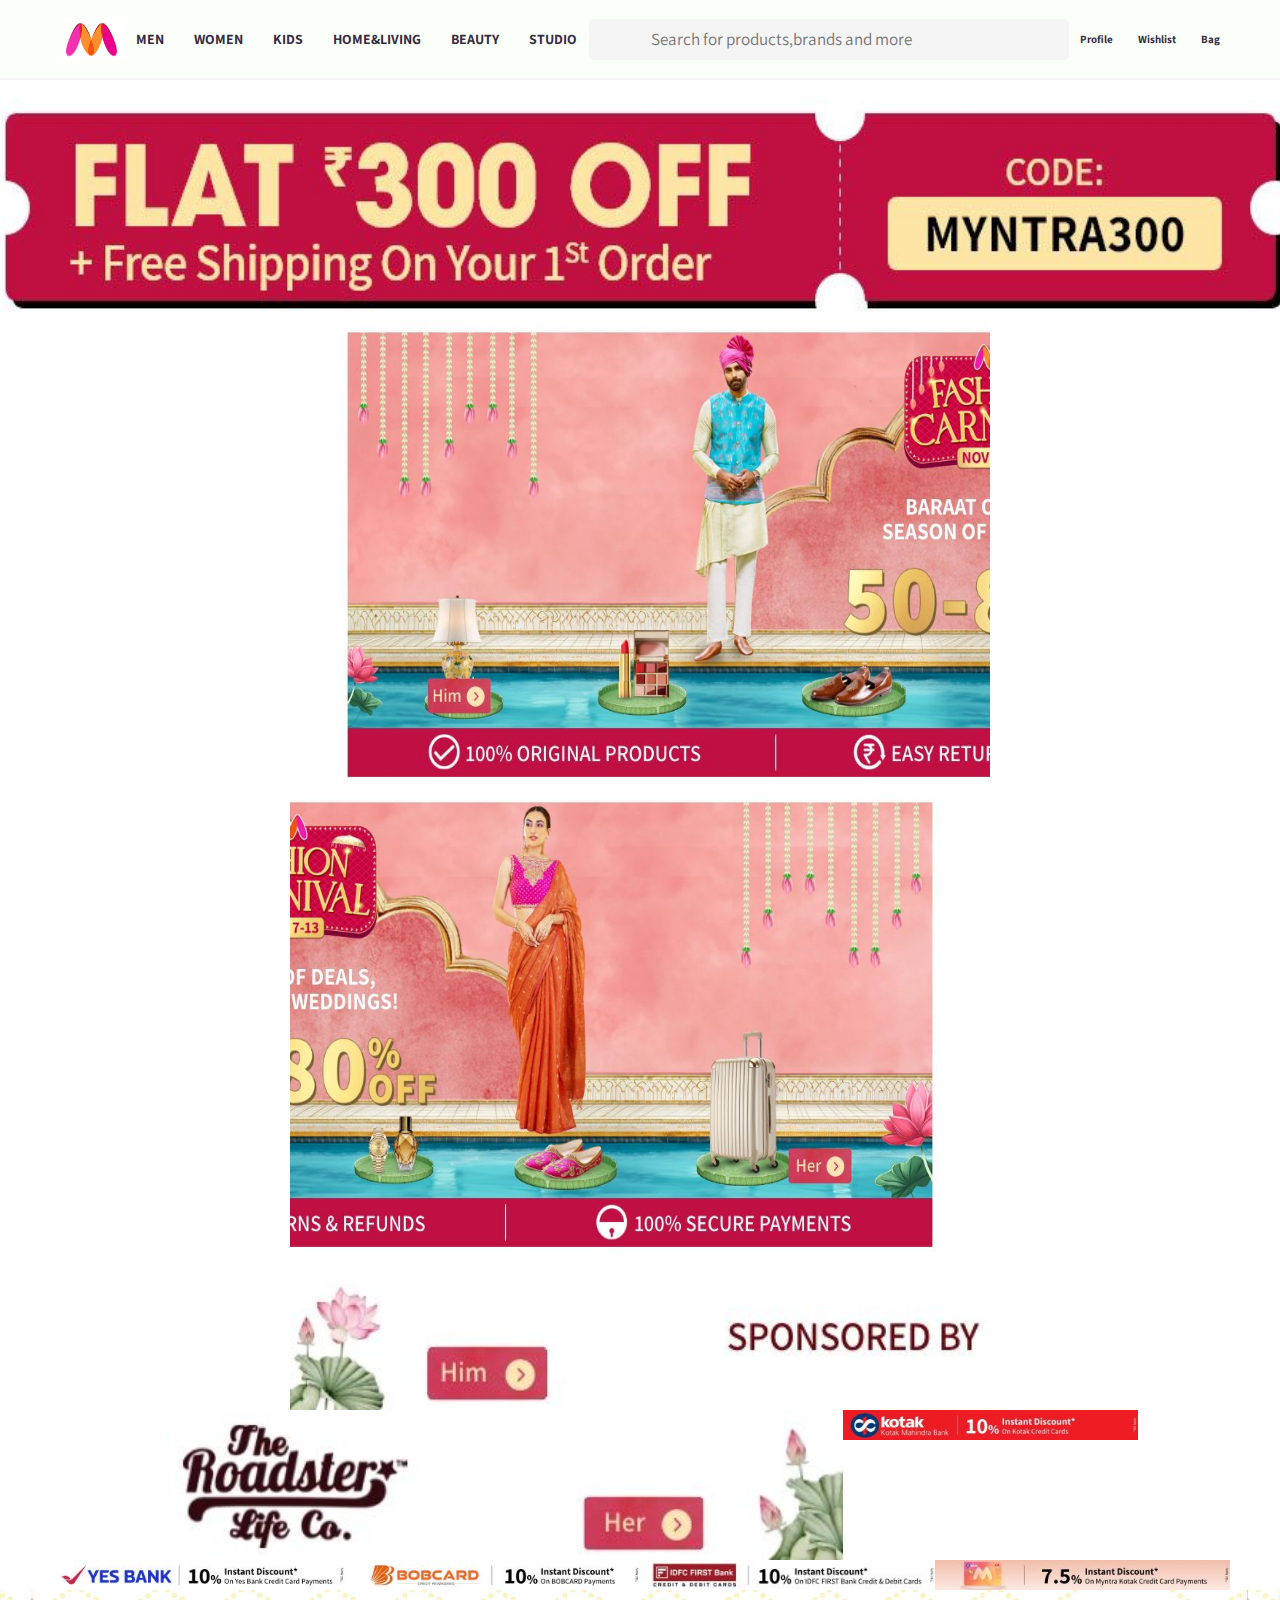
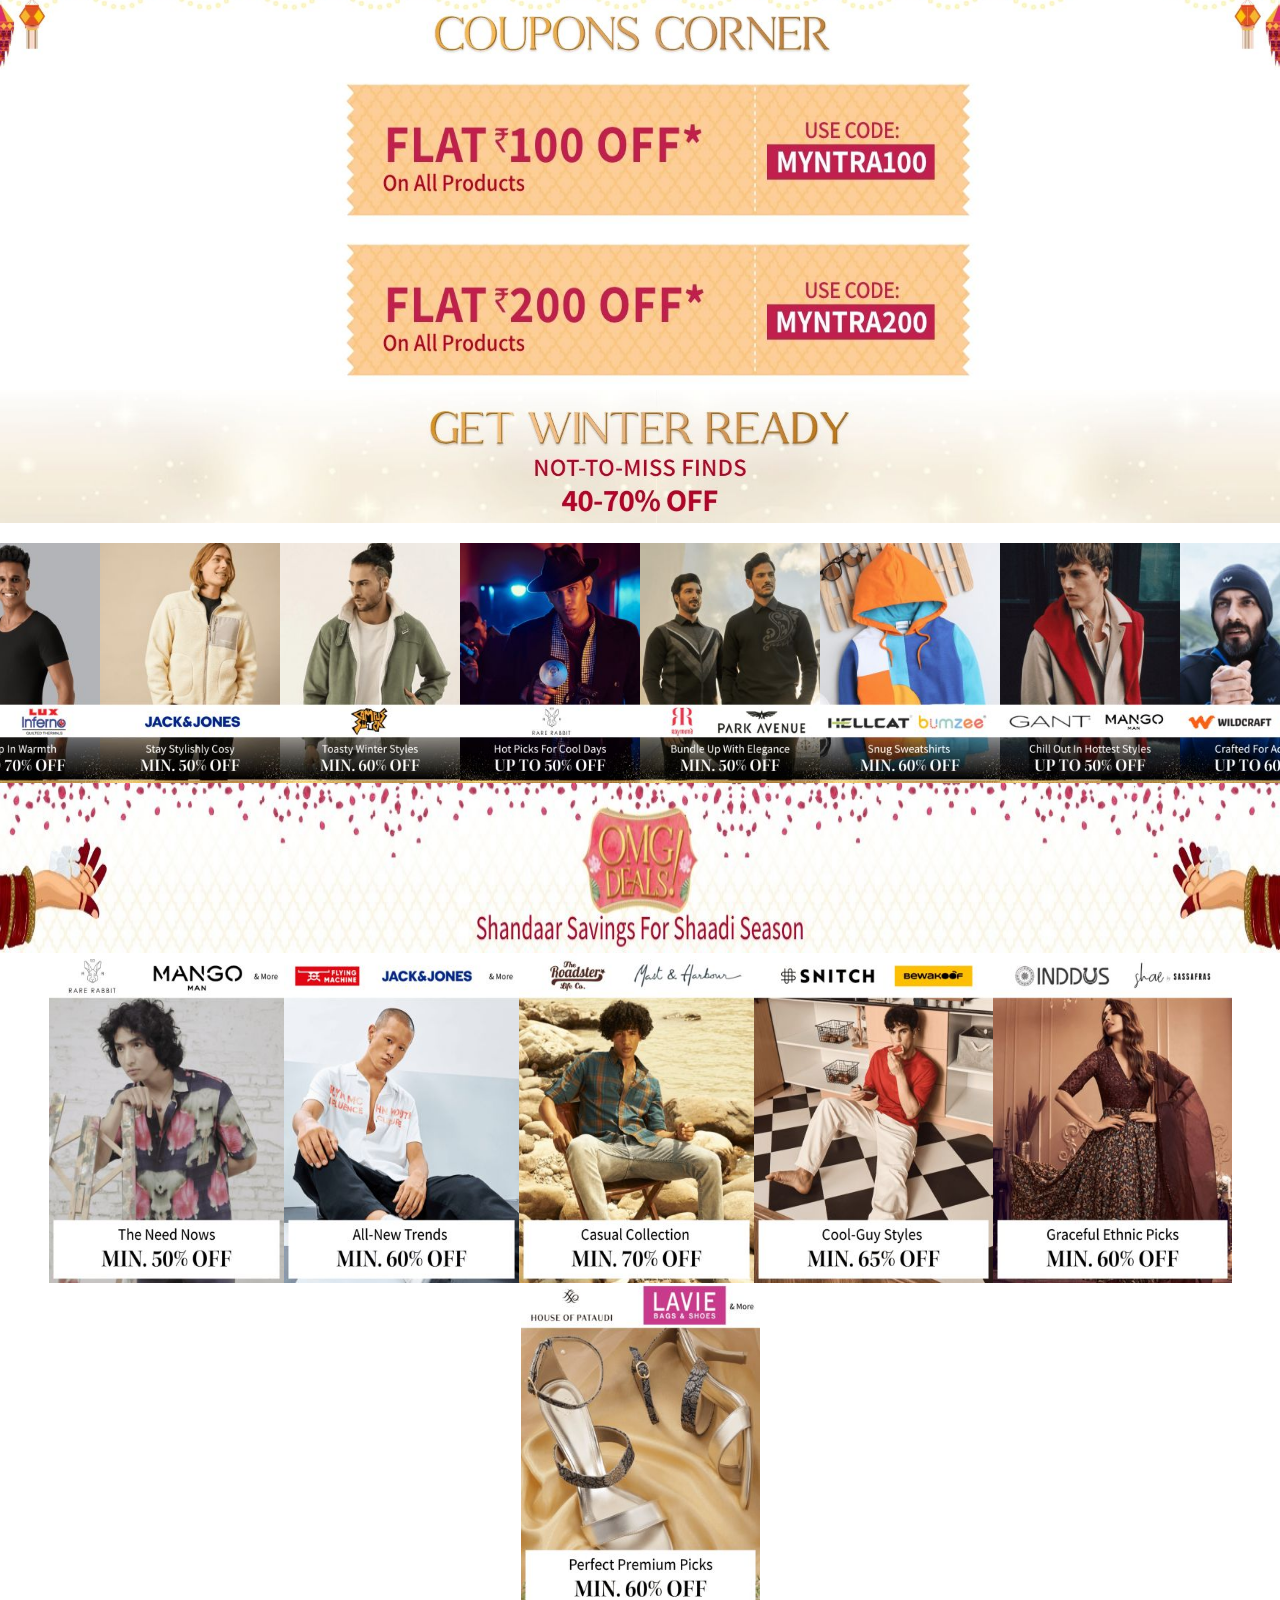
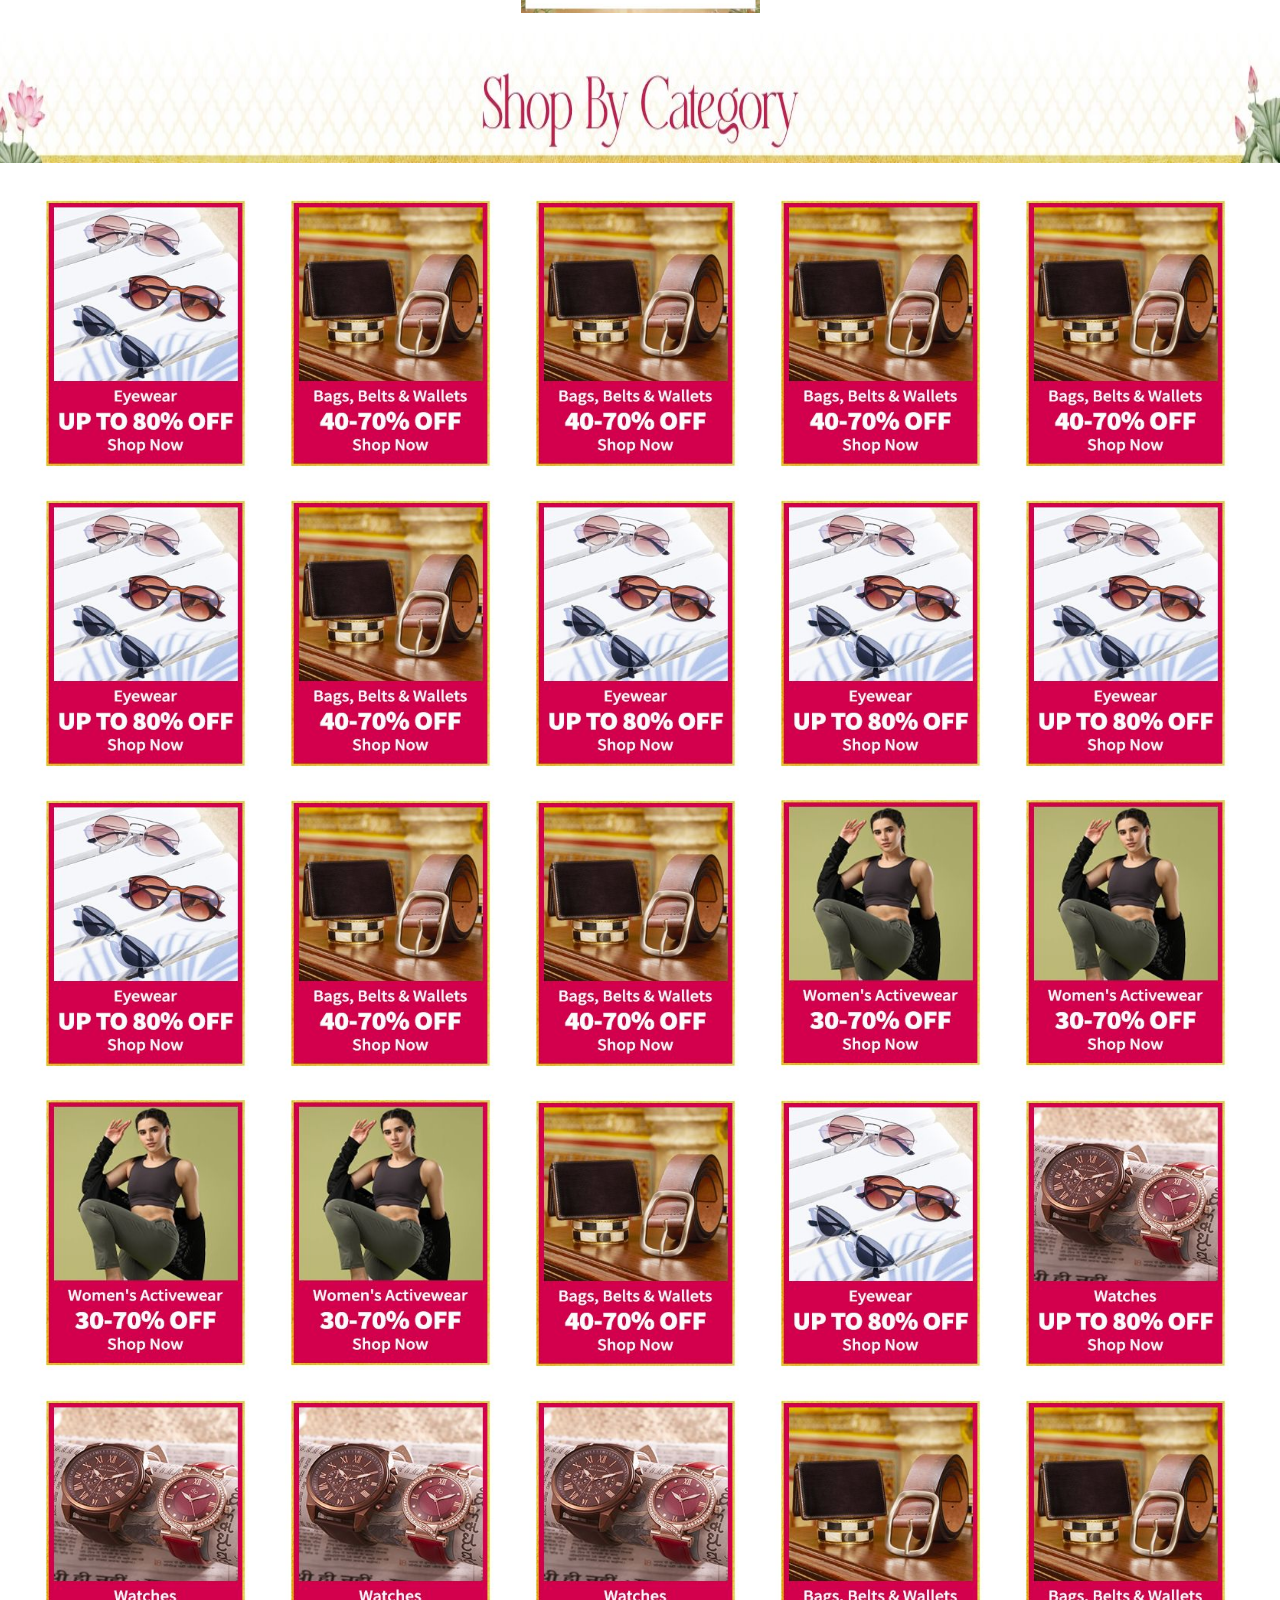
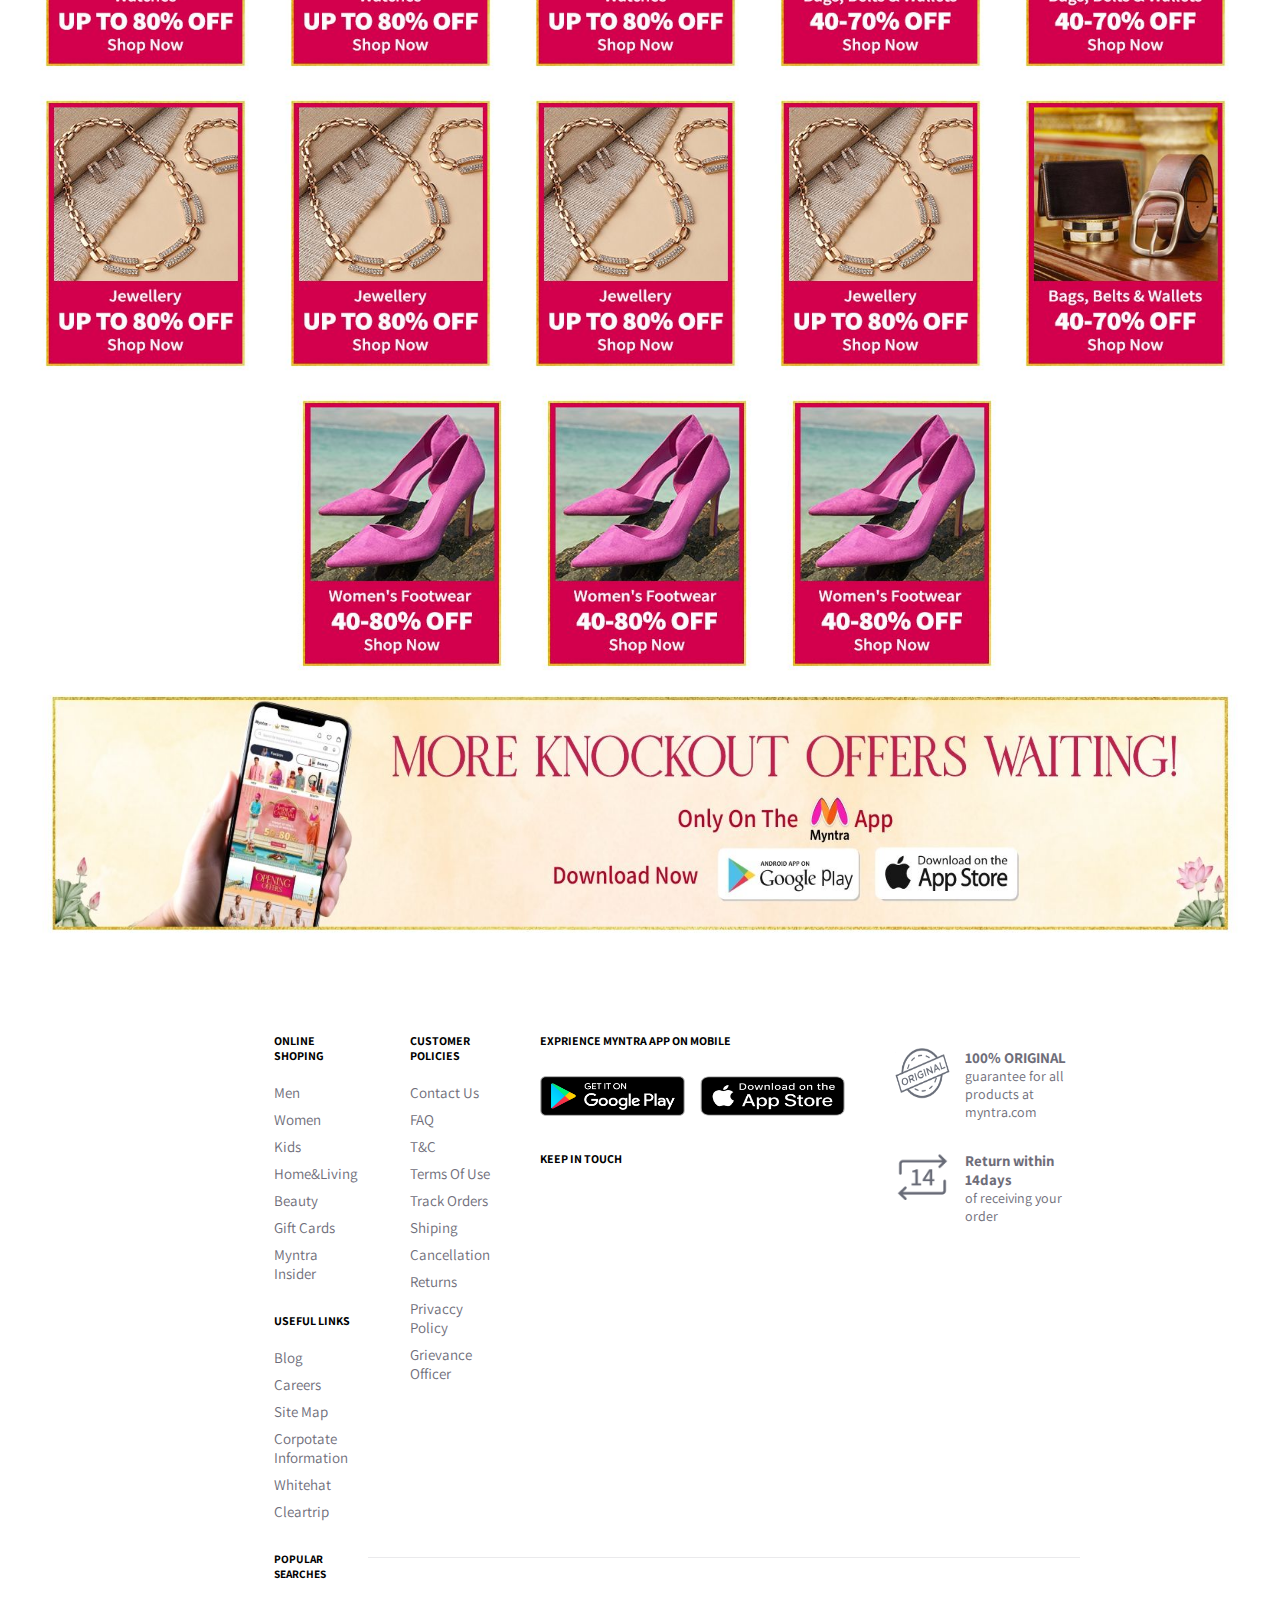
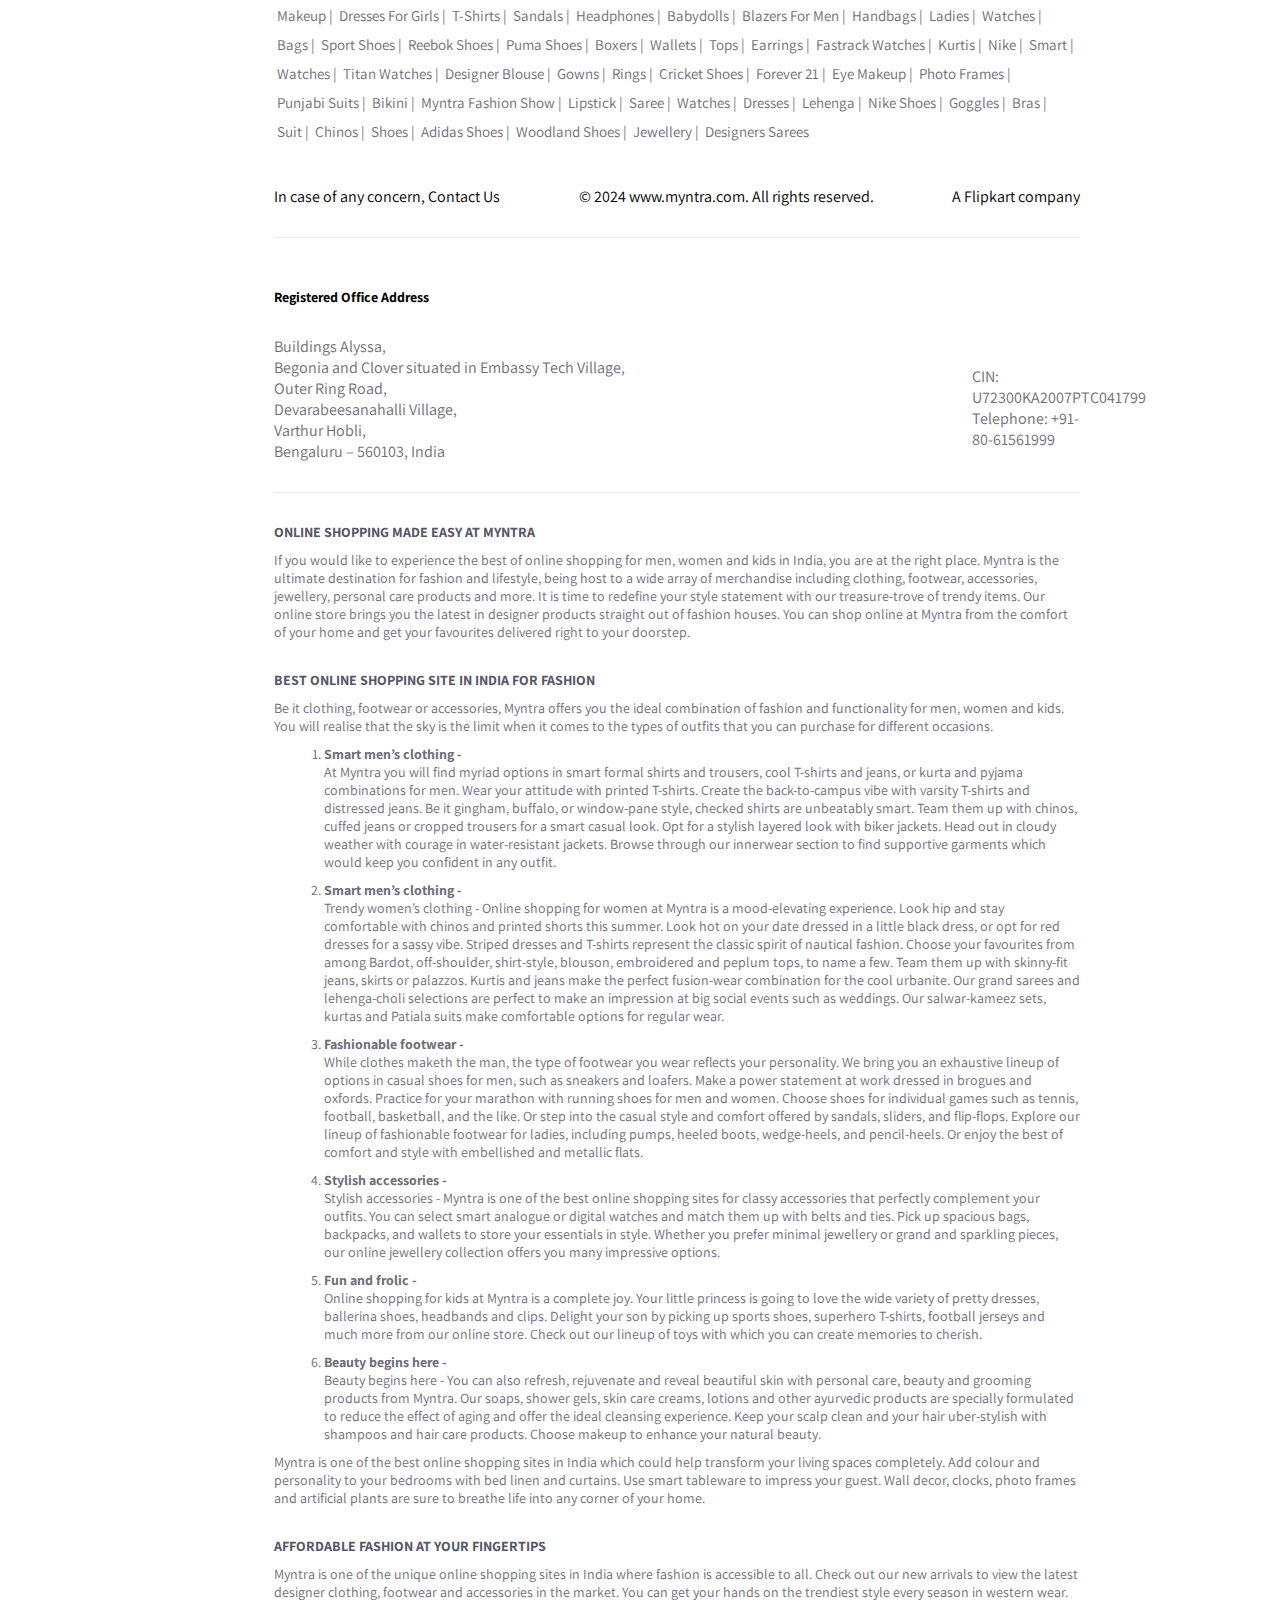
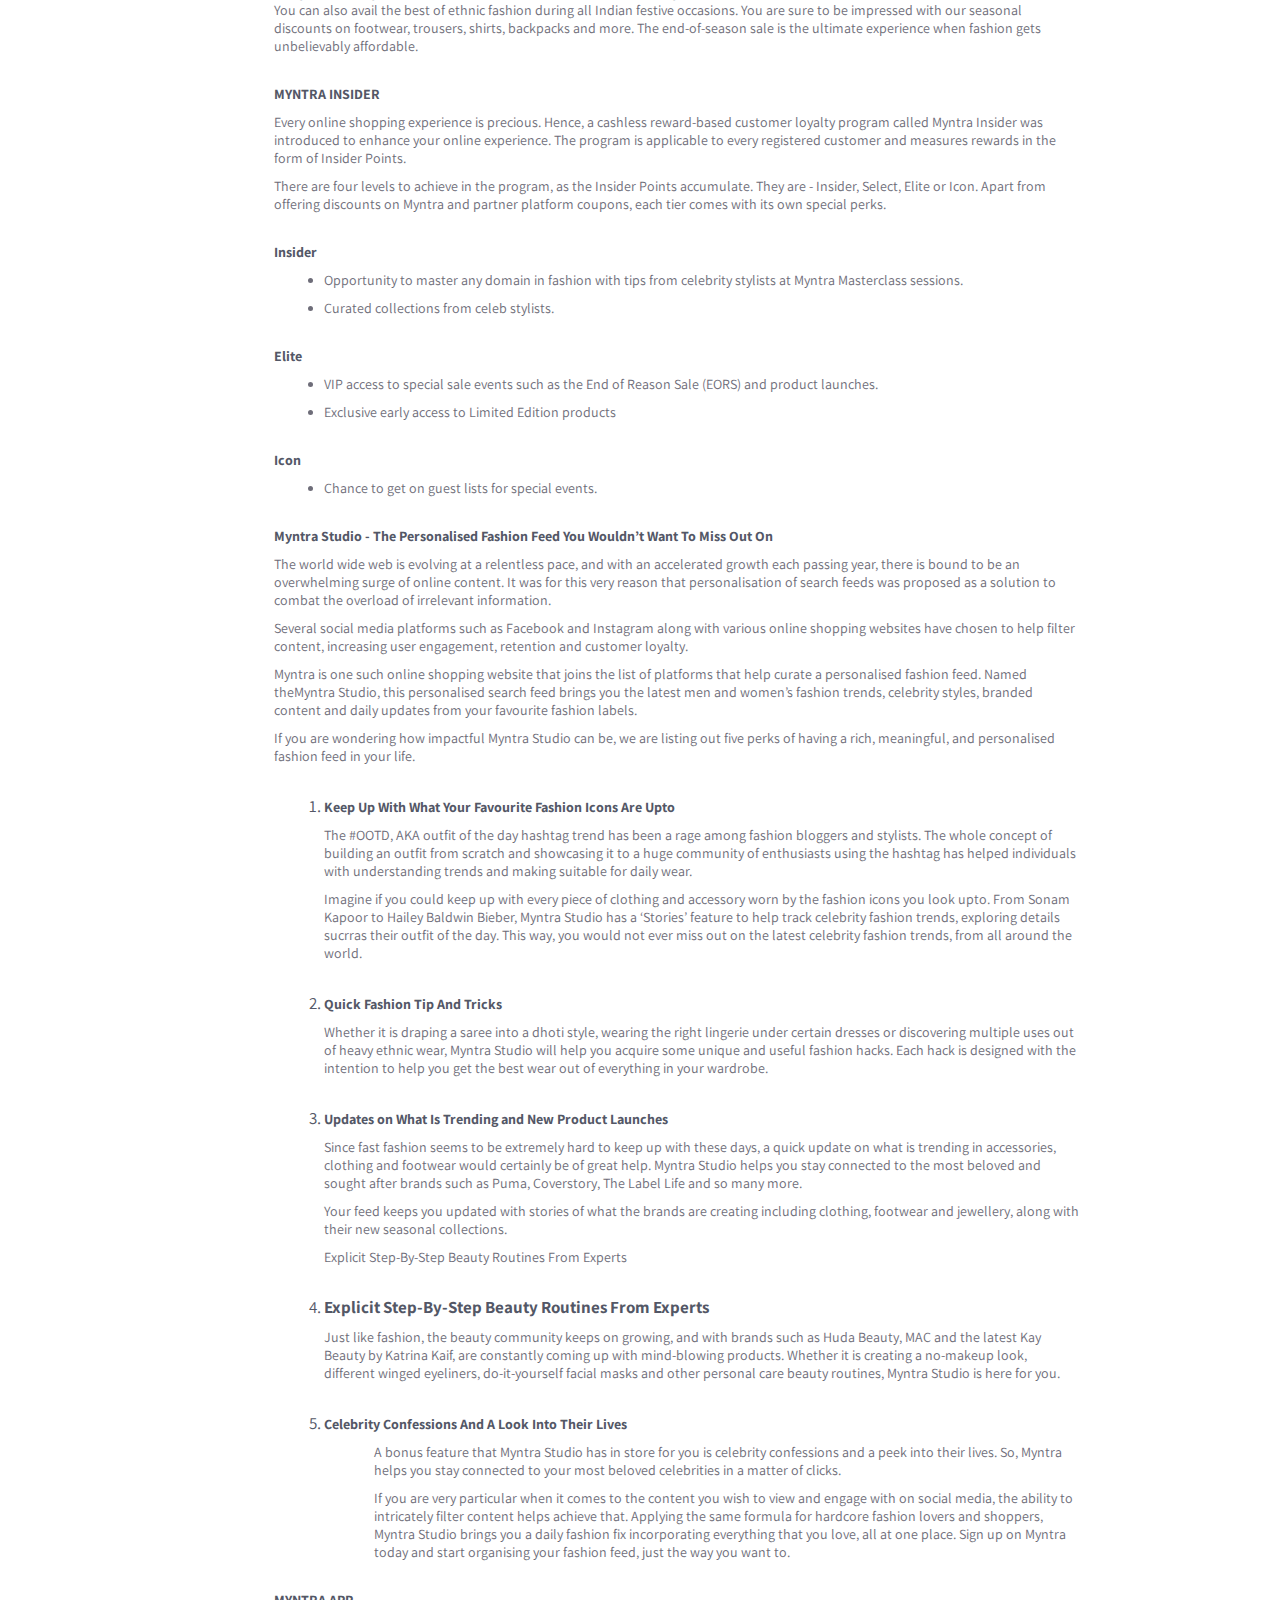
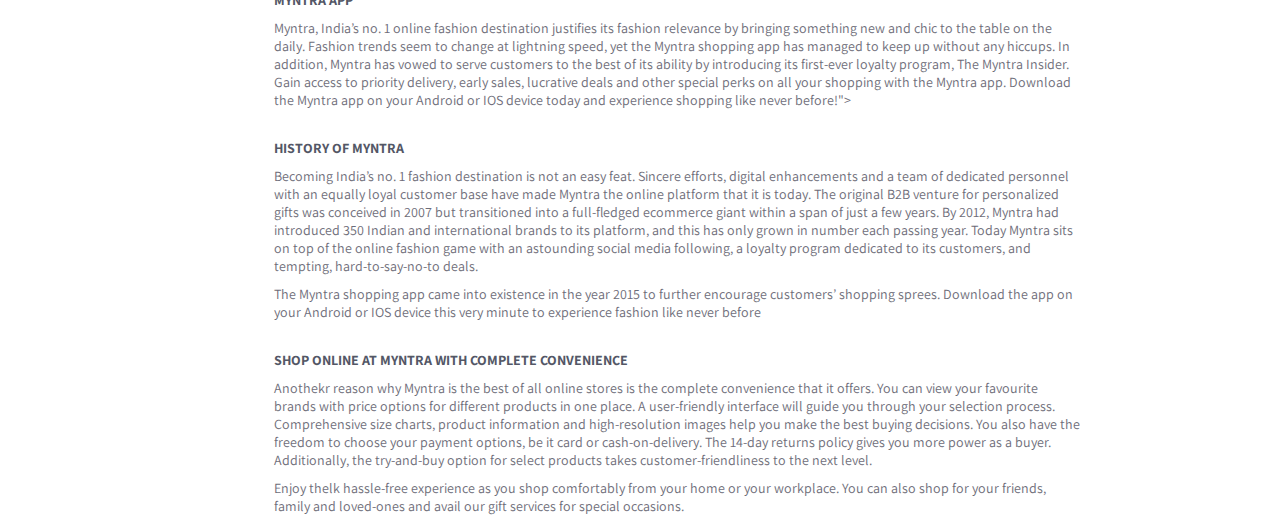
<file: index.html>
<html>
    <head>
        <title>first page </title>
        <link rel="stylesheet" href="CSS/hello.css">
        <link href="https://fonts.googleapis.com/css2?family=Assistant:wght@200..800&display=swap" rel="stylesheet">
        <link rel="stylesheet" href="https://cdnjs.cloudflare.com/ajax/libs/font-awesome/6.6.0/css/all.min.css" integrity="sha512-Kc323vGBEqzTmouAECnVceyQqyqdsSiqLQISBL29aUW4U/M7pSPA/gEUZQqv1cwx4OnYxTxve5UMg5GT6L4JJg==" crossorigin="anonymous" referrerpolicy="no-referrer" />
    </head>
    <body class="body">

          <!---------- header start------- -->
        
    <header  class="header">
    <a href="index.html">  <div><img src="images/mintra.png" width="65px" height="45px"/></div></a>  
        <div class="header_points">
            <div class="men" >MEN 
            <div class="p1">
                <div>
                    <div class="p2">Topwear</div>
                    <a href="tshirts.html"> <div>  T-shirts</div></a>
                    <div>Casual Shirts</div>
                    <div>Formal Shirts</div>
                    <div>Swetshirts</div>
                    <div>Sweaters  </div>
                    <div>Jackets</div>
                    <div>Blazers & Coats</div>
                    <div>Suits</div>
                    <div>Rain Jackets</div>
                    <div class="p3">Indian & Festive Wear</div>
                    <div>Kurtas & Kurta Sets</div>
                    <div> Sherwanis</div>
                    <div>Nehru Jackets</div>
                    <div>Dhotis</div>
                </div>
                <div>
                    <div class="p2">Bottomwear</div>
                    <div>Jeans </div>
                    <div>Casual Trousers</div>
                    <div>Formal Trousers</div>
                    <div>Shorts</div>
                    <div>Track Pants & Joggers</div>
                    <div class="p3">Innerwear & Sleepwear</div>
                    <div>Brifs & Trunks </div>
                    <div>Boxers</div>
                    <div>Vests</div>
                    <div>Sleepwear & Loungewear</div>
                    <div>Thermals</div>
                    <div class="p3">Plus Size</div>
                </div>
                <div>
                    <div class="p2">Footwear</div>
                    <div>Casual Shoes</div>
                    <div>Sports Shoes</div>
                    <div>formal Shoes</div>
                    <div>Sneakers </div>
                    <div>Sandala & Floaters</div>
                    <div>Flip Flops</div>
                    <div>Socks</div>
                    <div class="p3">Personal Care & Groming </div>
                    <div class="p3">Sunglasses & Frams</div>
                    <div class="p3">Watches</div>
                </div>
                <div>
                    <div  class="p2">Sports & Active Wear</div>
                    <div>Sports Shoes </div>
                    <div>Sports Sandals </div>
                    <div>Active T-Shirts </div>
                    <div>Track pants & Shorts</div>
                    <div>Tracksuts </div>
                    <div>Jackets & Sweatshirts</div>
                    <div>Sports Accessories</div>
                    <div>Swimwear</div>
                    <div class="p3">Gadgets</div>
                    <div>Smart Wearables</div>
                    <div>Fitness Gadgets</div>
                    <div>Headphones</div>
                    <div>Speakers</div>
                </div>
                
                <div>
                    <div class="p2">Fashion Accessories</div>
                    <div>Wallets</div>
                    <div>Belts</div>
                    <div>Perfumes & Body Mists</div>
                    <div>Trimmers</div>
                    <div>Deodorants </div>
                    <div>Ties,Cufflinks & Pocket Squares</div>
                    <div>Accessort Gift Sets</div>
                    <div>Caps & Hats</div>
                    <div>Mufflers,Scarve & Gloves </div>
                    <div>Phone Cases </div>
                    <div>Rings & Wristwear</div>
                    <div>Helmets</div>
                    <div class="p3">Bags & Backpacks</div>
                    <div class="p3">Luggages & Trolleys</div>
                </div>               
    </div>
</div>
            <div>WOMEN</div>
            <div>KIDS</div>
            <div>HOME&LIVING</div>
            <div>BEAUTY</div>
            <div>STUDIO</div>
        </div>
        <div class="search"> 
            <div class="searchlogo">   <i class="fa-solid fa-magnifying-glass " ></i>    </div>
            <input type="text" placeholder="Search for products,brands and more">
        </div>
        <div class="header_icons">
            <div>
            <div><i class="fa-regular fa-user headerico"></i></div>
            <div>Profile</div>
            </div>
            <div>
            <div><i class="fa-regular fa-heart headerico"></i></div>
            <div>Wishlist</div>
            </div>
            <div>
            <div><i class="fa-solid fa-bag-shopping headerico"></i></div>
            <div>Bag</div>
            </div>
        </div> 
    </header>

        <!---------- header end------- -->

          <!-- =======flat page start===== -->
          <div class="float">

            <!-- men header position  -->
            <div><img src="images/2.jpg" width="330px" height="220px"/> </div>
            <div><img src="images/1.jpg" width="330px" height="220px"/></div>
            <div> <img src="images/4.jpg" width="330px" height="220px"/></div>
            <div><img src="images/3.jpg" width="330px" height="220px"/></div>
          </div>

          <div><img src="images/6.jpg" width="700px" height="470px"/></div>
          <div><img src="images/5.jpg" width="700px" height="470px"/></div>

          <div><img src="images/8.jpg" width="700px" height="150px"/></div>
          <div><img src="images/11.jpg" width="700px" height="150px"/></div>

          
          <div><img src="images/12.jpg" width="295px"/></div>
          <div><img src="images/10.jpg" width="295px"/></div>
          <div> <img src="images/9.jpg" width="295px"/></div>
          <div> <img src="images/15.jpg" width="295px"/></div>
          <div><img src="images/14.jpg" width="295px" /></div>

          <div><img src="images/16.jpg" width="100%" /></div>

          <div><img src="images/17.jpg" width="700px" height="160px" /></div>
          <div><img src="images/18.jpg" width="700px" height="160px" /></div>

          <div><img src="images/19.jpg" width="100%" /></div>
         <div class="float">
            <div><img src="images/a.jpeg" width="180px" height="240px" /></div>
            <div><img src="images/b.jpeg" width="180px" height="240px" /></div>
            <div><img src="images/c.jpeg" width="180px" height="240px" /></div>
            <div><img src="images/d.jpeg" width="180px" height="240px" /></div>
            <div><img src="images/e.jpeg" width="180px" height="240px" /></div>
            <div><img src="images/i.jpeg" width="180px" height="240px" /></div>
            <div><img src="images/g.jpeg" width="180px" height="240px" /></div>
            <div><img src="images/h.jpeg" width="180px" height="240px" /></div>
        </div> 

        <div><img src="images/q.jpg" width="100%" height="170px" /></div>

        <div><img src="images/z1.jpeg" width="235px" height="330px" /></div>
        <div><img src="images/z2.jpeg" width="235px" height="330px" /></div>
        <div><img src="images/z3.jpeg" width="235px" height="330px" /></div>
        <div><img src="images/z4.jpeg" width="239px" height="330px" /></div>
        <div><img src="images/z5.jpeg" width="239px" height="330px" /></div>
        <div><img src="images/z6.jpeg" width="239px" height="330px" /></div>

        <div class="float"><img src="images/z7.jpg" width="100%" height="130px" /></div>

        <div class="float images_">
            <div><img src="images/q23.jpg" width="245px" height="300px" /></div>
            <div><img src="images/q20.jpg" width="245px" height="300px" /></div>
            <div><img src="images/q20.jpg" width="245px" height="300px" /></div>
            <div><img src="images/q20.jpg" width="245px" height="300px" /></div>
            <div><img src="images/q20.jpg" width="245px" height="300px" /></div>
            <div><img src="images/q23.jpg" width="245px" height="300px" /></div>
            <div><img src="images/q20.jpg" width="245px" height="300px" /></div>
            <div><img src="images/q23.jpg" width="245px" height="300px" /></div>
            <div><img src="images/q23.jpg" width="245px" height="300px" /></div>
            <div><img src="images/q23.jpg" width="245px" height="300px" /></div>
            <div><img src="images/q23.jpg" width="245px" height="300px" /></div>
            <div><img src="images/q20.jpg" width="245px" height="300px" /></div>
            <div><img src="images/q20.jpg" width="245px" height="300px" /></div>
            <div><img src="images/q32.jpg" width="245px" height="300px" /></div>
            <div><img src="images/q32.jpg" width="245px" height="300px" /></div>
            <div><img src="images/q32.jpg" width="245px" height="300px" /></div>
            <div><img src="images/q32.jpg" width="245px" height="300px" /></div>
            <div><img src="images/q20.jpg" width="245px" height="300px" /></div>
            <div><img src="images/q23.jpg" width="245px" height="300px" /></div>
            <div><img src="images/q13.jpg" width="245px" height="300px" /></div>
            <div><img src="images/q13.jpg" width="245px" height="300px" /></div>
            <div><img src="images/q13.jpg" width="245px" height="300px" /></div>
            <div><img src="images/q13.jpg" width="245px" height="300px" /></div>
            <div><img src="images/q20.jpg" width="245px" height="300px" /></div>
            <div><img src="images/q20.jpg" width="245px" height="300px" /></div>
            <div><img src="images/q7.jpg" width="245px" height="300px" /></div>
            <div><img src="images/q7.jpg" width="245px" height="300px" /></div>
            <div><img src="images/q7.jpg" width="245px" height="300px" /></div>
            <div><img src="images/q7.jpg" width="245px" height="300px" /></div>
            <div><img src="images/q20.jpg" width="245px" height="300px" /></div>
            <div><img src="images/q15.jpg" width="245px" height="300px" /></div>
            <div><img src="images/q15.jpg" width="245px" height="300px" /></div>
            <div><img src="images/q15.jpg" width="245px" height="300px" /></div>
        </div>

        <div><img src="images/playstore.jpg" width=100%" height="260px" /></div>


         <!-- =======flat page end===== -->

         <!--ppppppppppp footer start pppppppppppp -->
<div class="you">

<div class="footer">
    <div class="king">
        <div><h5>ONLINE SHOPING</h5></div>
        <div>Men</div>
        <div>Women</div>
        <div>Kids</div>
        <div>Home&Living</div>
        <div>Beauty</div>
        <div>Gift Cards </div>
        <div>Myntra Insider</div>
        <div><h5>USEFUL LINKS</h5></div>
        <div>Blog</div>
        <div>Careers</div>
        <div>Site Map</div>
        <div>Corpotate Information</div>
        <div>Whitehat</div>
        <div>Cleartrip</div>
    </div>
    <div class="king">
      <div> <h5>CUSTOMER POLICIES</h5></div> 
        <div>Contact Us</div>
        <div>FAQ</div>
        <div>T&C</div>
        <div>Terms Of Use</div>
        <div>Track Orders </div>
        <div>Shiping</div>
        <div>Cancellation</div>
        <div>Returns</div>
        <div>Privaccy Policy</div>
        <div>Grievance Officer</div>
    </div>
    <div class="king">
        <div><h5>EXPRIENCE MYNTRA APP ON MOBILE</h5>
            <div class="displayflex">
        <div><img src="images/y2.png" width="145px" height="40px" /></div>
        <div><img src="images/y1.png" width="145px" height="40px" /></div>
            </div>
        </div>
        <div class="king">
            <div><h6>KEEP IN TOUCH</h6></div>
            <div class="displayflex">
        <div><i class="fa-brands fa-square-facebook"></i></div>
        <div><i class="fa-brands fa-twitter"></i></div>
        <div><i class="fa-brands fa-youtube"></i></div>
        <div><i class="fa-brands fa-square-instagram"></i></div> 
            </div>     
       </div>
    </div>
    <div class="king_loin">
        <div class="displayflex">
            <div><img src="images/j1.png" width="55px" height="55px" /></div>
            <div> <span class="inline"><h5>100% ORIGINAL</h5></span>guarantee for all products at myntra.com</div>
        </div>
        <div  class="displayflex">
            <div><img src="images/j2.png" width="55px" height="55px" /></div>
            <div ><span class="inline"><h5>Return within 14days</h5></span>of receiving your order</div>
        </div>
    </div>
    
</div>
<div class="footer1">
    <div  class="h"><h6>POPULAR SEARCHES</h6></div>
    <div class="h1"></div>
  </div>
<div></div>

<div class="king_loin1">
    <div> Makeup |</div>             <div> Dresses For Girls |</div>           <div>  T-Shirts |</div>           <div>  Sandals |</div>      <div>  Headphones |</div>         <div>   Babydolls |</div>            <div>Blazers For Men |</div>         <div>Handbags |</div>        <div>Ladies |</div>            <div>Watches |</div>                <div>Bags |</div>                     <div>Sport Shoes |</div>        <div>Reebok Shoes |</div>         <div> Puma Shoes |</div>         <div> Boxers |</div>                     <div>Wallets |</div>         <div>Tops |</div>              <div>Earrings |</div>           <div> Fastrack Watches |</div>                  <div> Kurtis |</div>       <div>Nike |</div>             <div>Smart |</div>              <div>Watches |</div>                    <div> Titan Watches |</div>        <div> Designer Blouse |</div>            <div> Gowns |</div>          <div> Rings |</div>           <div>  Cricket Shoes |</div>        <div> Forever 21 |</div>        <div>  Eye Makeup |</div>         <div> Photo Frames |</div>         <div> Punjabi Suits |</div>         <div>Bikini |</div>         <div>Myntra Fashion Show |</div>         <div>Lipstick |</div>                   <div>Saree |</div>          <div>Watches |</div>               <div>Dresses |</div>                <div>Lehenga |</div>              <div>Nike Shoes |</div>         <div> Goggles |</div>         <div>Bras |</div>          <div>Suit |</div>          <div>Chinos |</div>         <div>Shoes |</div>        <div>Adidas Shoes |</div>         <div>Woodland Shoes |</div>         <div>Jewellery |</div>       <div>Designers Sarees</div>
</div>

<div class="king_loin2">
    <div>In case of any concern, Contact Us</div>
    <div>© 2024 www.myntra.com. All rights reserved.</div>
    <div>A Flipkart company</div>
</div>
<div></div>

<div class="gy"></div>

<div   class="gh1"> 
    <div><h5>Registered Office Address</h5></div>
    <div   class="gh2">
        <div  class="gh3">
            <div>Buildings Alyssa,</div>
            <div>Begonia and Clover situated in Embassy Tech Village,</div>
            <div>Outer Ring Road,</div>
            <div>Devarabeesanahalli Village,</div>
            <div>Varthur Hobli,</div>
            <div>Bengaluru – 560103, India</div>
         </div>
         <div  class="gh4">
            <div>CIN: U72300KA2007PTC041799</div>
            <div>Telephone: +91-80-61561999</div>
        </div>
    </div>
</div>
<div class="gy"></div>

<div class="gh5"><h5>ONLINE SHOPPING MADE EASY AT MYNTRA</h5></div>
<div class="gh6">If you would like to experience the best of online shopping for men, women and kids in India, you are at the right place. Myntra is the ultimate destination for fashion and lifestyle, being host to a wide array of merchandise including clothing, footwear, accessories, jewellery, personal care products and more. It is time to redefine your style statement with our treasure-trove of trendy items. Our online store brings you the latest in designer products straight out of fashion houses. You can shop online at Myntra from the comfort of your home and get your favourites delivered right to your doorstep.
    </div>

    <div class="gh5"><h5>BEST ONLINE SHOPPING SITE IN INDIA FOR FASHION</h5></div>
    <div class="gh6">Be it clothing, footwear or accessories, Myntra offers you the ideal combination of fashion and functionality for men, women and kids. You will realise that the sky is the limit when it comes to the types of outfits that you can purchase for different occasions.</div>
    <div class="ghi">
        <ol>
       <li class="gh6 gh7"><div ><span class="hgf"><h4>Smart men’s clothing -</h4></span> At Myntra you will find myriad options in smart formal shirts and trousers, cool T-shirts and jeans, or kurta and pyjama combinations for men. Wear your attitude with printed T-shirts. Create the back-to-campus vibe with varsity T-shirts and distressed jeans. Be it gingham, buffalo, or window-pane style, checked shirts are unbeatably smart. Team them up with chinos, cuffed jeans or cropped trousers for a smart casual look. Opt for a stylish layered look with biker jackets. Head out in cloudy weather with courage in water-resistant jackets. Browse through our innerwear section to find supportive garments which would keep you confident in any outfit.</div></li> 
        <li  class="gh6 gh7"><div><span class="hgf"><h4>Smart men’s clothing -</h4></span>Trendy women’s clothing - Online shopping for women at Myntra is a mood-elevating experience. Look hip and stay comfortable with chinos and printed shorts this summer. Look hot on your date dressed in a little black dress, or opt for red dresses for a sassy vibe. Striped dresses and T-shirts represent the classic spirit of nautical fashion. Choose your favourites from among Bardot, off-shoulder, shirt-style, blouson, embroidered and peplum tops, to name a few. Team them up with skinny-fit jeans, skirts or palazzos. Kurtis and jeans make the perfect fusion-wear combination for the cool urbanite. Our grand sarees and lehenga-choli selections are perfect to make an impression at big social events such as weddings. Our salwar-kameez sets, kurtas and Patiala suits make comfortable options for regular wear.</div></li>
        <li  class="gh6 gh7"><div><span class="hgf"><h4>Fashionable footwear -</h4></span> While clothes maketh the man, the type of footwear you wear reflects your personality. We bring you an exhaustive lineup of options in casual shoes for men, such as sneakers and loafers. Make a power statement at work dressed in brogues and oxfords. Practice for your marathon with running shoes for men and women. Choose shoes for individual games such as tennis, football, basketball, and the like. Or step into the casual style and comfort offered by sandals, sliders, and flip-flops. Explore our lineup of fashionable footwear for ladies, including pumps, heeled boots, wedge-heels, and pencil-heels. Or enjoy the best of comfort and style with embellished and metallic flats.</div></li>
        <li class="gh6 gh7"><div><span class="hgf"><h4>Stylish accessories -</h4></span>Stylish accessories - Myntra is one of the best online shopping sites for classy accessories that perfectly complement your outfits. You can select smart analogue or digital watches and match them up with belts and ties. Pick up spacious bags, backpacks, and wallets to store your essentials in style. Whether you prefer minimal jewellery or grand and sparkling pieces, our online jewellery collection offers you many impressive options.</div></li> 
        <li class="gh6 gh7"><div><span class="hgf"><h4>Fun and frolic -</h4></span> Online shopping for kids at Myntra is a complete joy. Your little princess is going to love the wide variety of pretty dresses, ballerina shoes, headbands and clips. Delight your son by picking up sports shoes, superhero T-shirts, football jerseys and much more from our online store. Check out our lineup of toys with which you can create memories to cherish.</div></li>
        <li class="gh6 gh7"><div><span class="hgf"><h4>Beauty begins here -</h4></span>Beauty begins here - You can also refresh, rejuvenate and reveal beautiful skin with personal care, beauty and grooming products from Myntra. Our soaps, shower gels, skin care creams, lotions and other ayurvedic products are specially formulated to reduce the effect of aging and offer the ideal cleansing experience. Keep your scalp clean and your hair uber-stylish with shampoos and hair care products. Choose makeup to enhance your natural beauty.</div></li>
    </ol>
    </div>
    <div class="gh6">Myntra is one of the best online shopping sites in India which could help transform your living spaces completely. Add colour and personality to your bedrooms with bed linen and curtains. Use smart tableware to impress your guest. Wall decor, clocks, photo frames and artificial plants are sure to breathe life into any corner of your home.</div>

<div  class="gh5"><h5>AFFORDABLE FASHION AT YOUR FINGERTIPS</h5></div>
<div class="gh6">Myntra is one of the unique online shopping sites in India where fashion is accessible to all. Check out our new arrivals to view the latest designer clothing, footwear and accessories in the market. You can get your hands on the trendiest style every season in western wear. You can also avail the best of ethnic fashion during all Indian festive occasions. You are sure to be impressed with our seasonal discounts on footwear, trousers, shirts, backpacks and more. The end-of-season sale is the ultimate experience when fashion gets unbelievably affordable.</div>

<div class="gh5"><h5>MYNTRA INSIDER</h5></div>
<div class="gh6">Every online shopping experience is precious. Hence, a cashless reward-based customer loyalty program called Myntra Insider was introduced to enhance your online experience. The program is applicable to every registered customer and measures rewards in the form of Insider Points.</div>
<div class="gh6">There are four levels to achieve in the program, as the Insider Points accumulate. They are - Insider, Select, Elite or Icon. Apart from offering discounts on Myntra and partner platform coupons, each tier comes with its own special perks.</div>

<div class="gh5"><h5>Insider</h5>
<ul>
    <li  class="gh6 gh7">Opportunity to master any domain in fashion with tips from celebrity stylists at Myntra Masterclass sessions.</li>
    <li class="gh6 gh7">Curated collections from celeb stylists.</li>
</ul></div>
<div class="gh5"><h5>Elite</h5><ul>
<li class="gh6 gh7">VIP access to special sale events such as the End of Reason Sale (EORS) and product launches.</li>
<li class="gh6 gh7">Exclusive early access to Limited Edition products</li>
</ul>
</div>
<div class="gh5"><h5>Icon</h5>
<ul>
    <li class="gh6 gh7">Chance to get on guest lists for special events.</li>
</ul></div>

<div class="gh5"><h5>Myntra Studio - The Personalised Fashion Feed You Wouldn’t Want To Miss Out On</h5></div>
<div class="gh6">The world wide web is evolving at a relentless pace, and with an accelerated growth each passing year, there is bound to be an overwhelming surge of online content. It was for this very reason that personalisation of search feeds was proposed as a solution to combat the overload of irrelevant information.</div>
<div class="gh6">Several social media platforms such as Facebook and Instagram along with various online shopping websites have chosen to help filter content, increasing user engagement, retention and customer loyalty.</div>
<div class="gh6">Myntra is one such online shopping website that joins the list of platforms that help curate a personalised fashion feed. Named theMyntra Studio, this personalised search feed brings you the latest men and women’s fashion trends, celebrity styles, branded content and daily updates from your favourite fashion labels.</div>
<div class="gh6">If you are wondering how impactful Myntra Studio can be, we are listing out five perks of having a rich, meaningful, and personalised fashion feed in your life.</div>

<ol>
    <li class="gh5 gh7">
        <div><h5>Keep Up With What Your Favourite Fashion Icons Are Upto</h5></div></li>
        <div class="gh6 gh7">The #OOTD, AKA outfit of the day hashtag trend has been a rage among fashion bloggers and stylists. The whole concept of building an outfit from scratch and showcasing it to a huge community of enthusiasts using the hashtag has helped individuals with understanding trends and making suitable for daily wear.</div>
        <div class="gh6 gh7">Imagine if you could keep up with every piece of clothing and accessory worn by the fashion icons you look upto. From Sonam Kapoor to Hailey Baldwin Bieber, Myntra Studio has a ‘Stories’ feature to help track celebrity fashion trends, exploring details sucrras their outfit of the day. This way, you would not ever miss out on the latest celebrity fashion trends, from all around the world.</div> 
    <li class="gh5 gh7">
        <div><h5>Quick Fashion Tip And Tricks</h5></div></li>
        <div class="gh6 gh7">Whether it is draping a saree into a dhoti style, wearing the right lingerie under certain dresses or discovering multiple uses out of heavy ethnic wear, Myntra Studio will help you acquire some unique and useful fashion hacks. Each hack is designed with the intention to help you get the best wear out of everything in your wardrobe.</div>
    <li class="gh5 gh7">
        <div><h5>Updates on What Is Trending and New Product Launches</h5></div></li>
        <div class="gh6 gh7">Since fast fashion seems to be extremely hard to keep up with these days, a quick update on what is trending in accessories, clothing and footwear would certainly be of great help. Myntra Studio helps you stay connected to the most beloved and sought after brands such as Puma, Coverstory, The Label Life and so many more.</div>
        <div class="gh6 gh7">Your feed keeps you updated with stories of what the brands are creating including clothing, footwear and jewellery, along with their new seasonal collections.</div>
          <div class="gh6 gh7"> Explicit Step-By-Step Beauty Routines From Experts</div>

    <li class="gh5 gh7"><div><h4>Explicit Step-By-Step Beauty Routines From Experts</h4></div></li>
    <div class="gh6 gh7">Just like fashion, the beauty community keeps on growing, and with brands such as Huda Beauty, MAC and the latest Kay Beauty by Katrina Kaif, are constantly coming up with mind-blowing products. Whether it is creating a no-makeup look, different winged eyeliners, do-it-yourself facial masks and other personal care beauty routines, Myntra Studio is here for you.</div></li>
    <li class="gh5 gh7"><div><h5>Celebrity Confessions And A Look Into Their Lives</h5></div>
    <div class="gh6 gh7">A bonus feature that Myntra Studio has in store for you is celebrity confessions and a peek into their lives. So, Myntra helps you stay connected to your most beloved celebrities in a matter of clicks.</div>
<div class="gh6 gh7">If you are very particular when it comes to the content you wish to view and engage with on social media, the ability to intricately filter content helps achieve that. Applying the same formula for hardcore fashion lovers and shoppers, Myntra Studio brings you a daily fashion fix incorporating everything that you love, all at one place. Sign up on Myntra today and start organising your fashion feed, just the way you want to.</div>
</ol>

<div class="gh5"><h5>MYNTRA APP</h5></div>
<div class="gh6">Myntra, India’s no. 1 online fashion destination justifies its fashion relevance by bringing something new and chic to the table on the daily. Fashion trends seem to change at lightning speed, yet the Myntra shopping app has managed to keep up without any hiccups. In addition, Myntra has vowed to serve customers to the best of its ability by introducing its first-ever loyalty program, The Myntra Insider. Gain access to priority delivery, early sales, lucrative deals and other special perks on all your shopping with the Myntra app. Download the Myntra app on your Android or IOS device today and experience shopping like never before!"></div>

<div class="gh5"><h5>HISTORY OF MYNTRA</h5></div>
<div class="gh6">Becoming India’s no. 1 fashion destination is not an easy feat. Sincere efforts, digital enhancements and a team of dedicated personnel with an equally loyal customer base have made Myntra the online platform that it is today. The original B2B venture for personalized gifts was conceived in 2007 but transitioned into a full-fledged ecommerce giant within a span of just a few years. By 2012, Myntra had introduced 350 Indian and international brands to its platform, and this has only grown in number each passing year. Today Myntra sits on top of the online fashion game with an astounding social media following, a loyalty program dedicated to its customers, and tempting, hard-to-say-no-to deals.</div>
<div class="gh6">The Myntra shopping app came into existence in the year 2015 to further encourage customers’ shopping sprees. Download the app on your Android or IOS device this very minute to experience fashion like never before</div>

<div class="gh5"><h5>SHOP ONLINE AT MYNTRA WITH COMPLETE CONVENIENCE</h5></div>
<div class="gh6">Anothekr reason why Myntra is the best of all online stores is the complete convenience that it offers. You can view your favourite brands with price options for different products in one place. A user-friendly interface will guide you through your selection process. Comprehensive size charts, product information and high-resolution images help you make the best buying decisions. You also have the freedom to choose your payment options, be it card or cash-on-delivery. The 14-day returns policy gives you more power as a buyer. Additionally, the try-and-buy option for select products takes customer-friendliness to the next level.</div>
<div class="gh6">Enjoy thelk hassle-free experience as you shop comfortably from your home or your workplace. You can also shop for your friends, family and loved-ones and avail our gift services for special occasions.</div>
</div>
      <!--ppppppppppp footer end pppppppppppp -->

     </body>
</html>
</file>
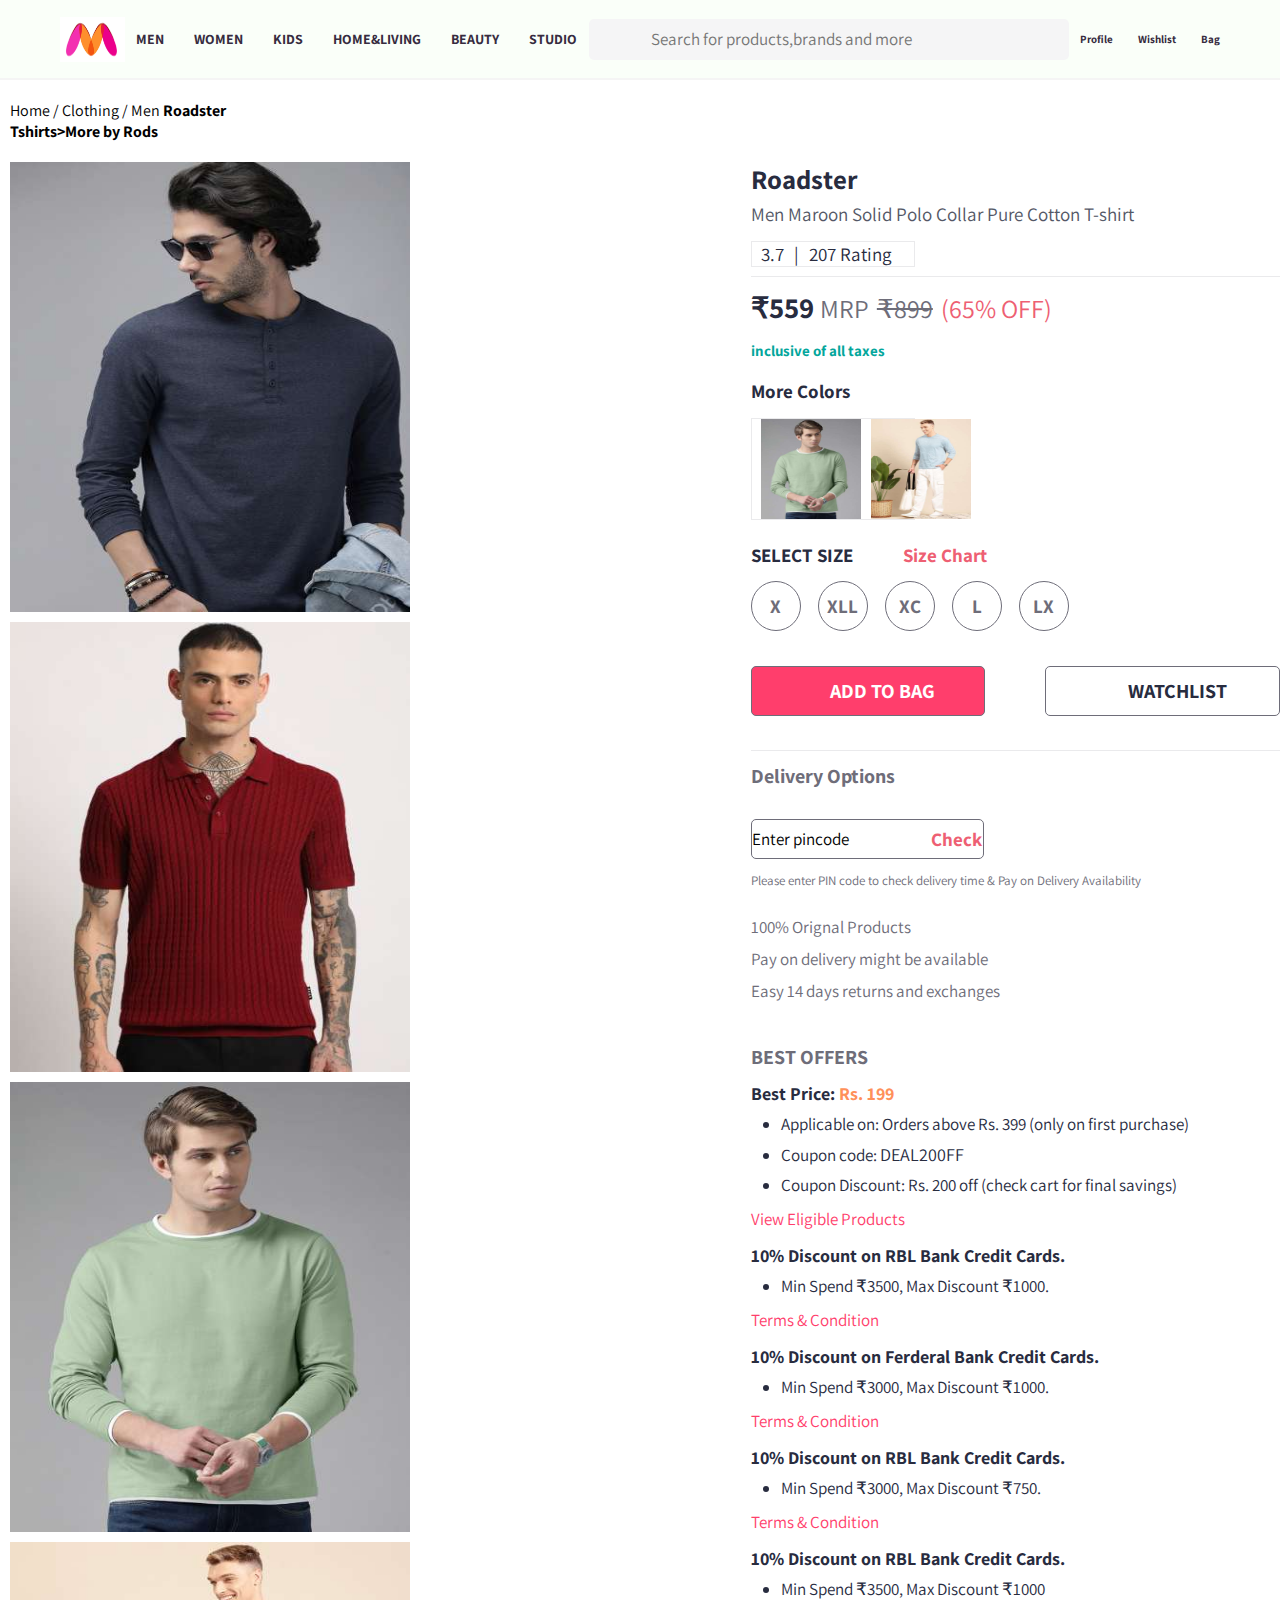
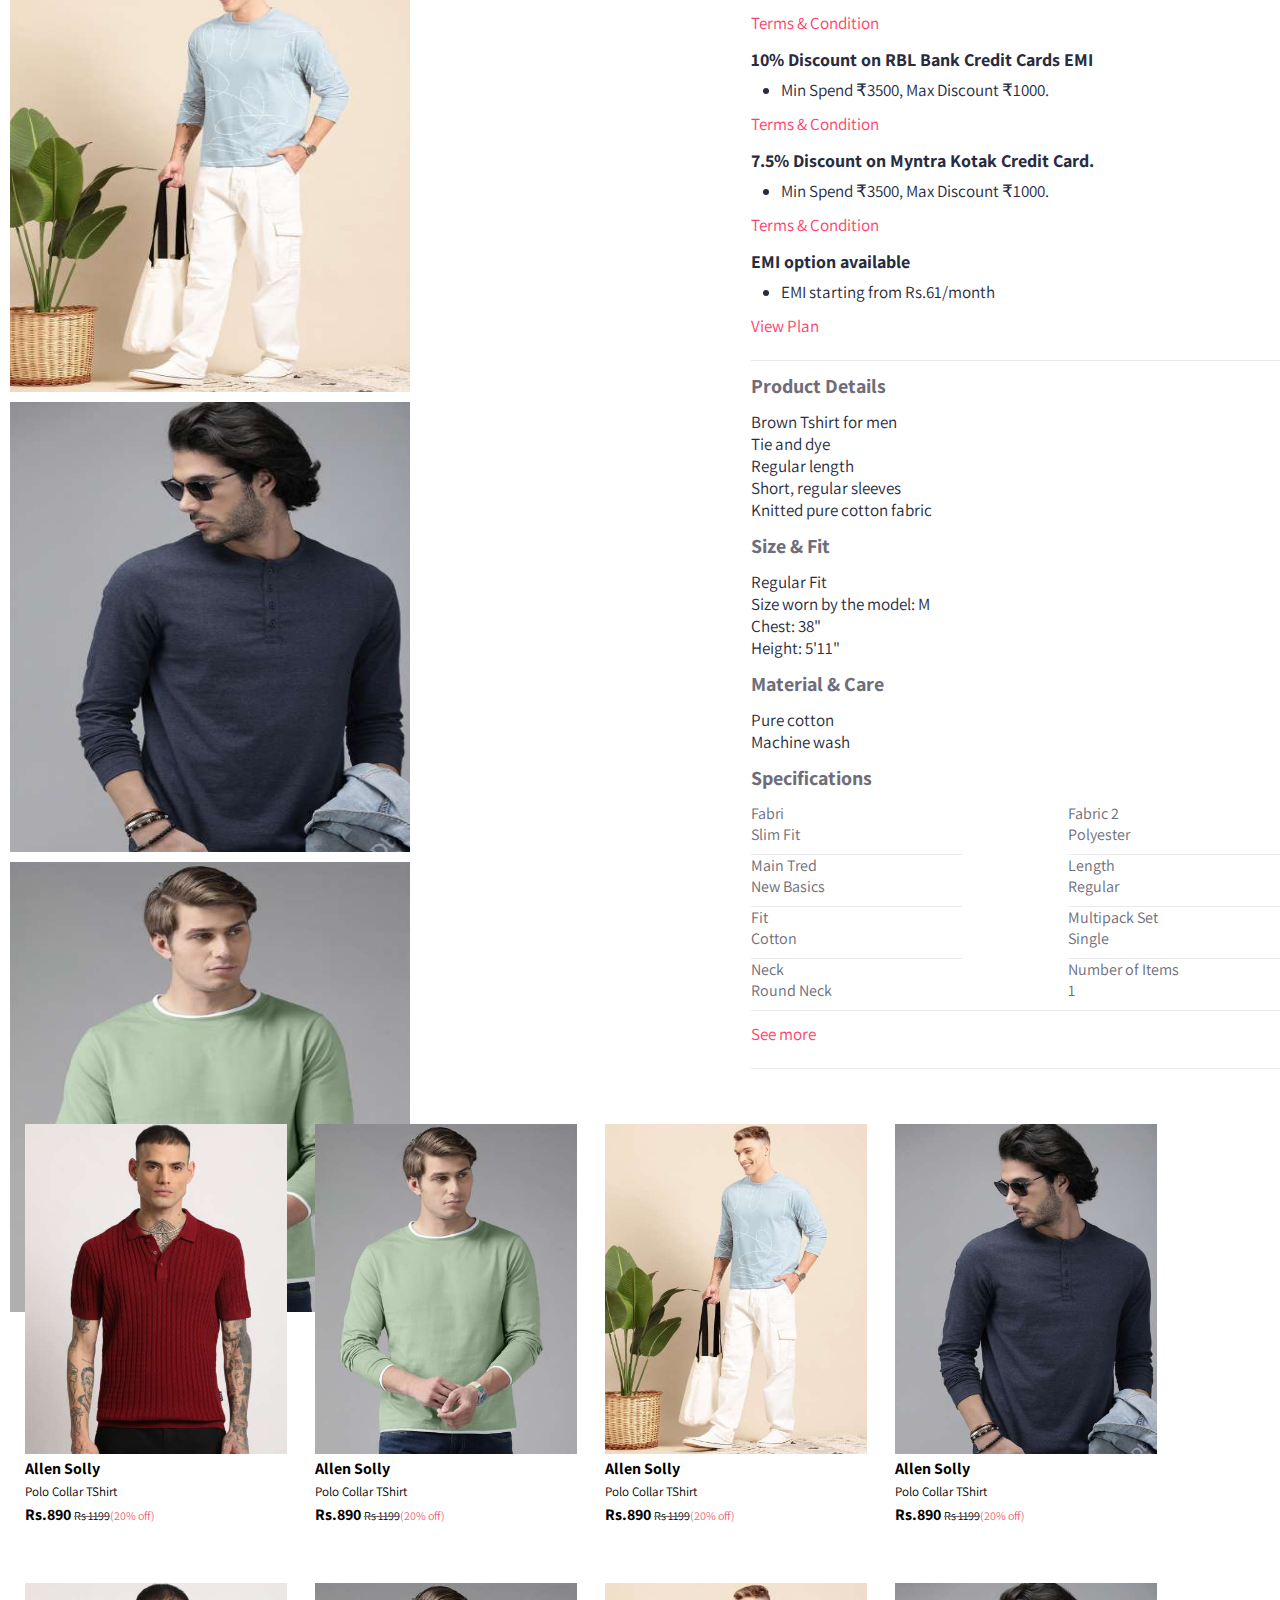
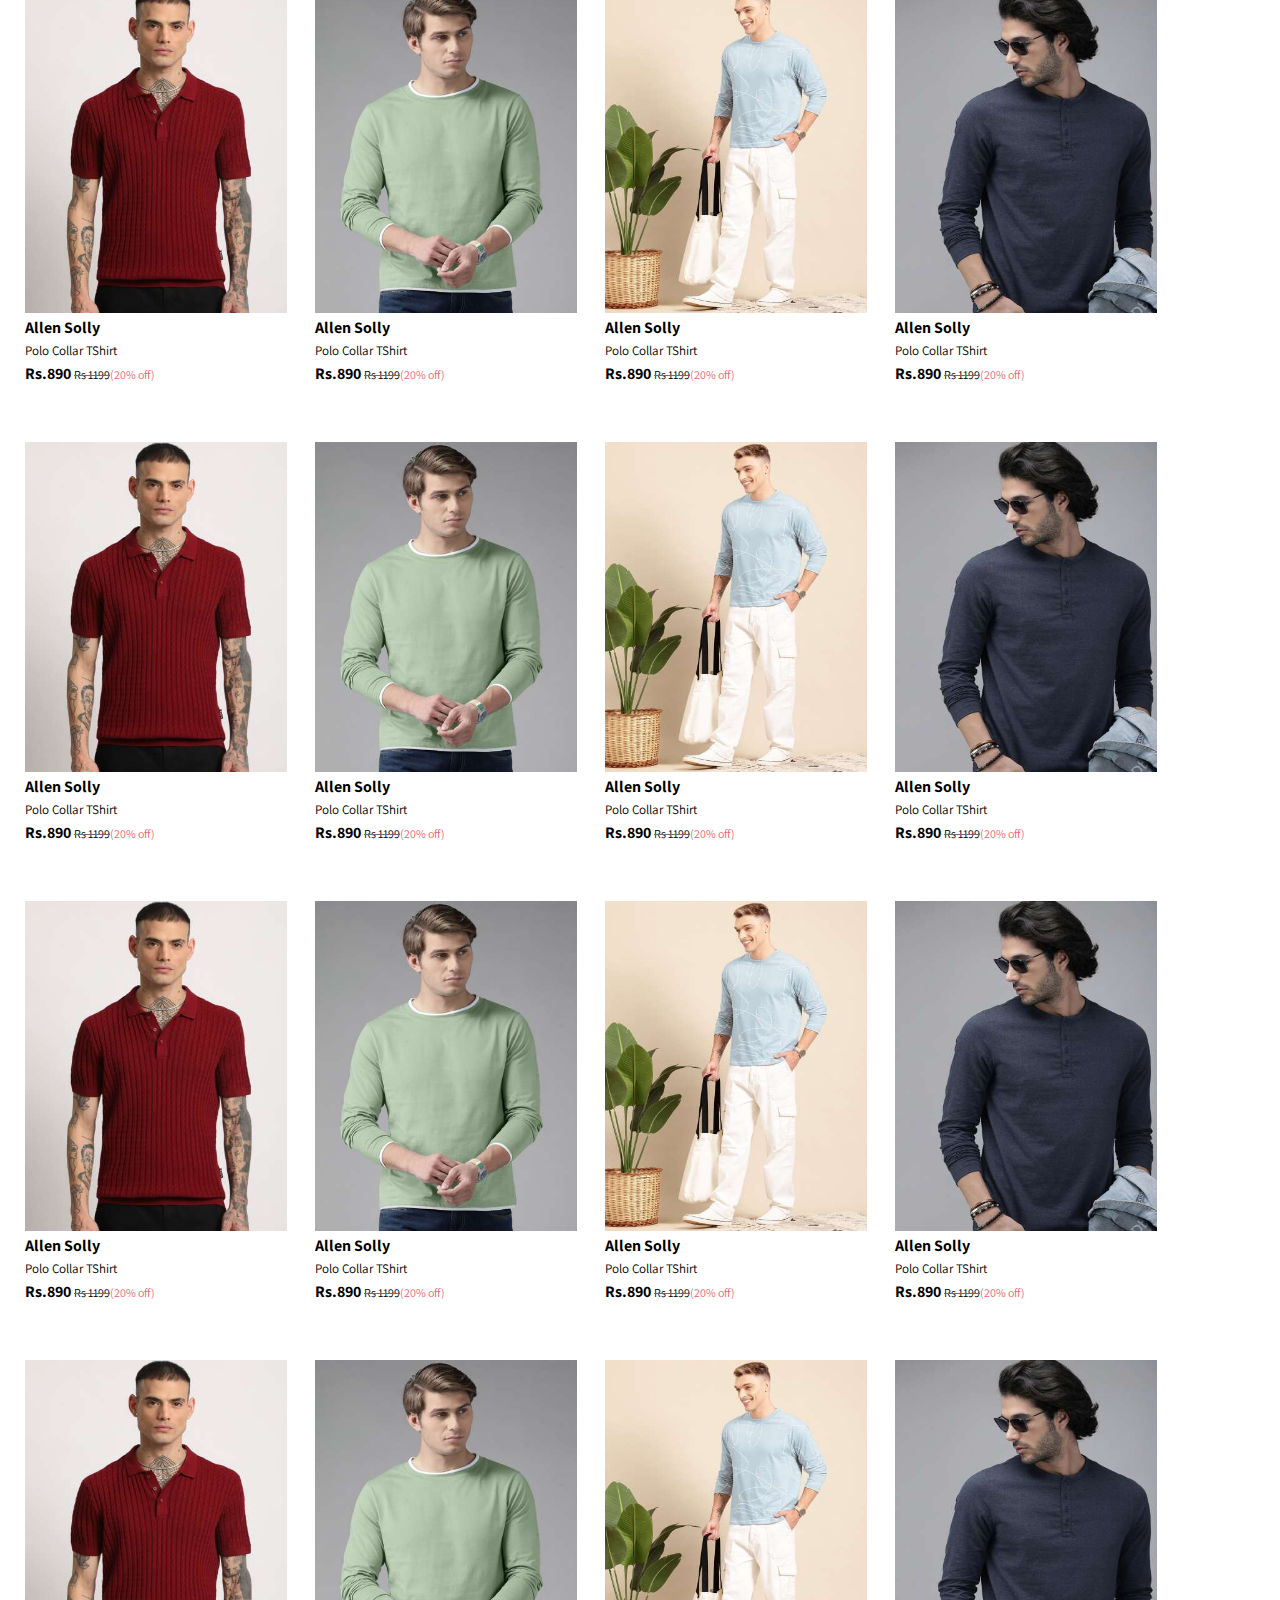
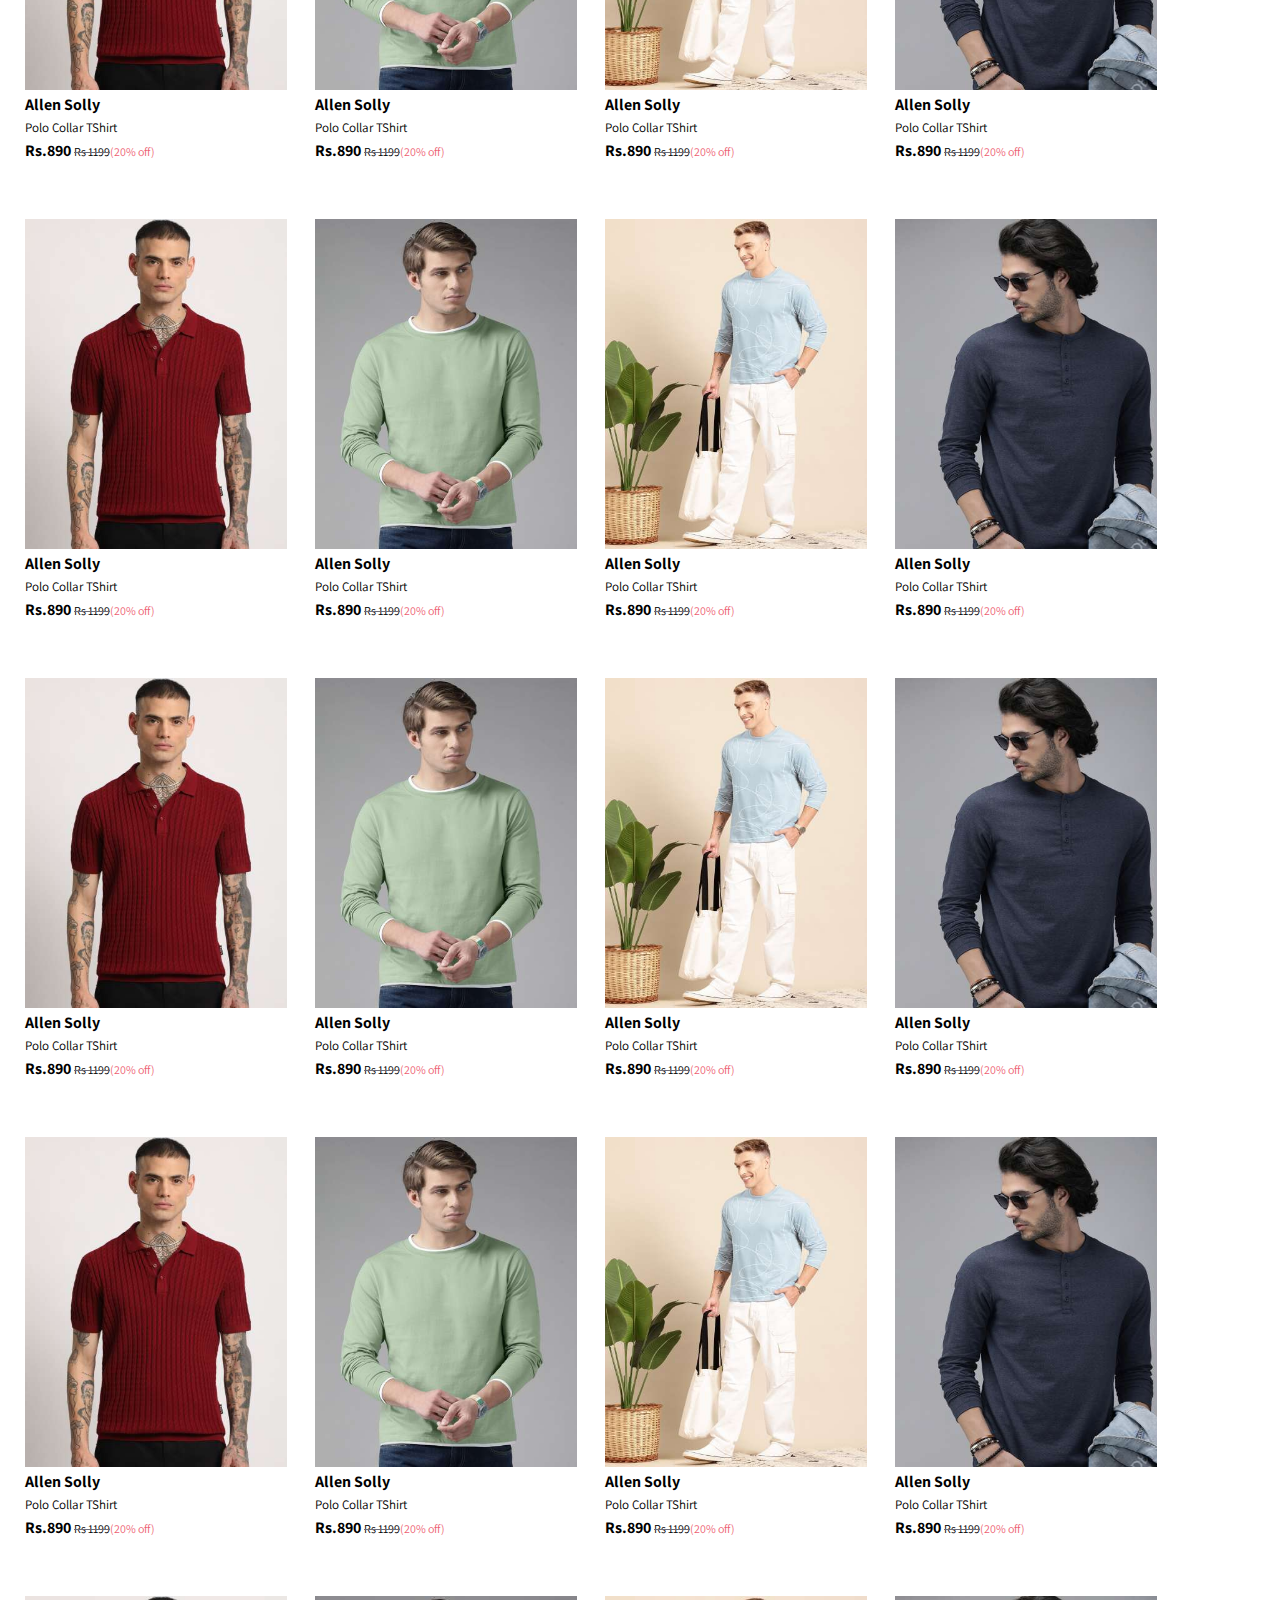
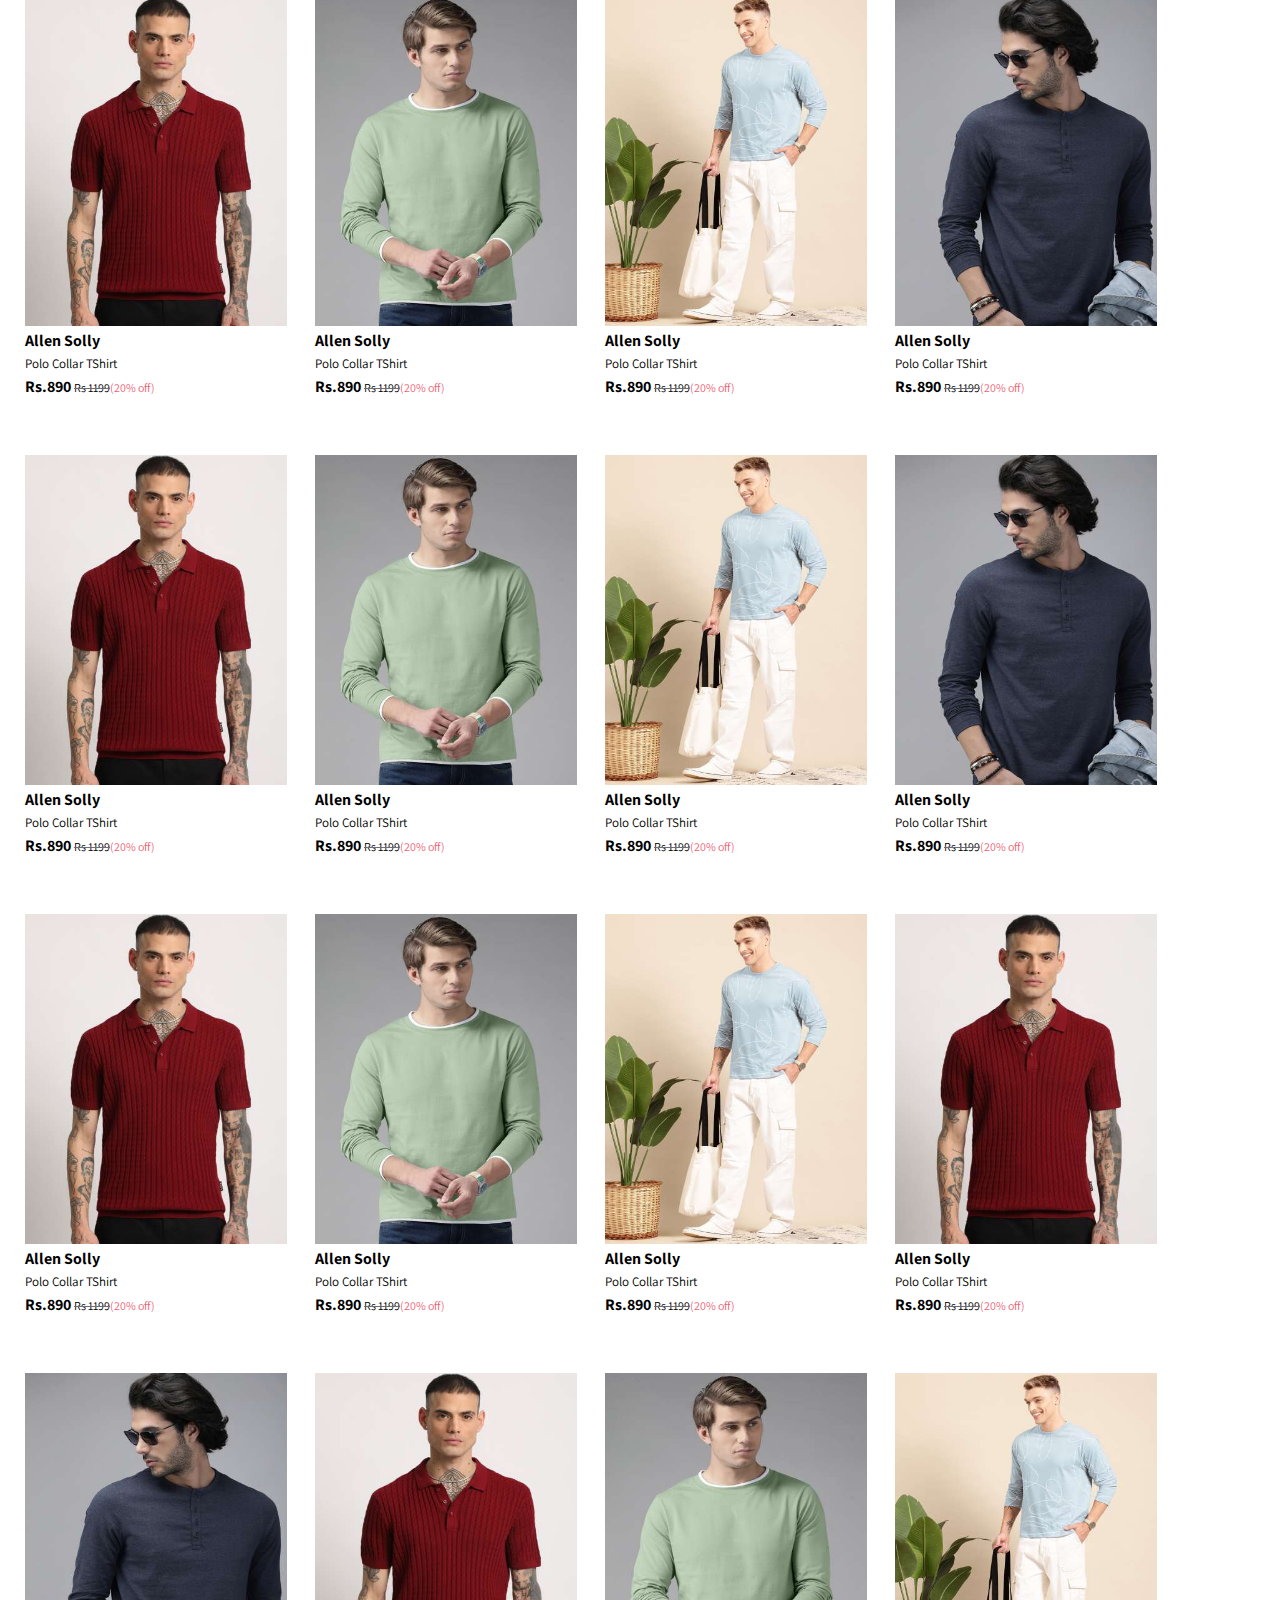
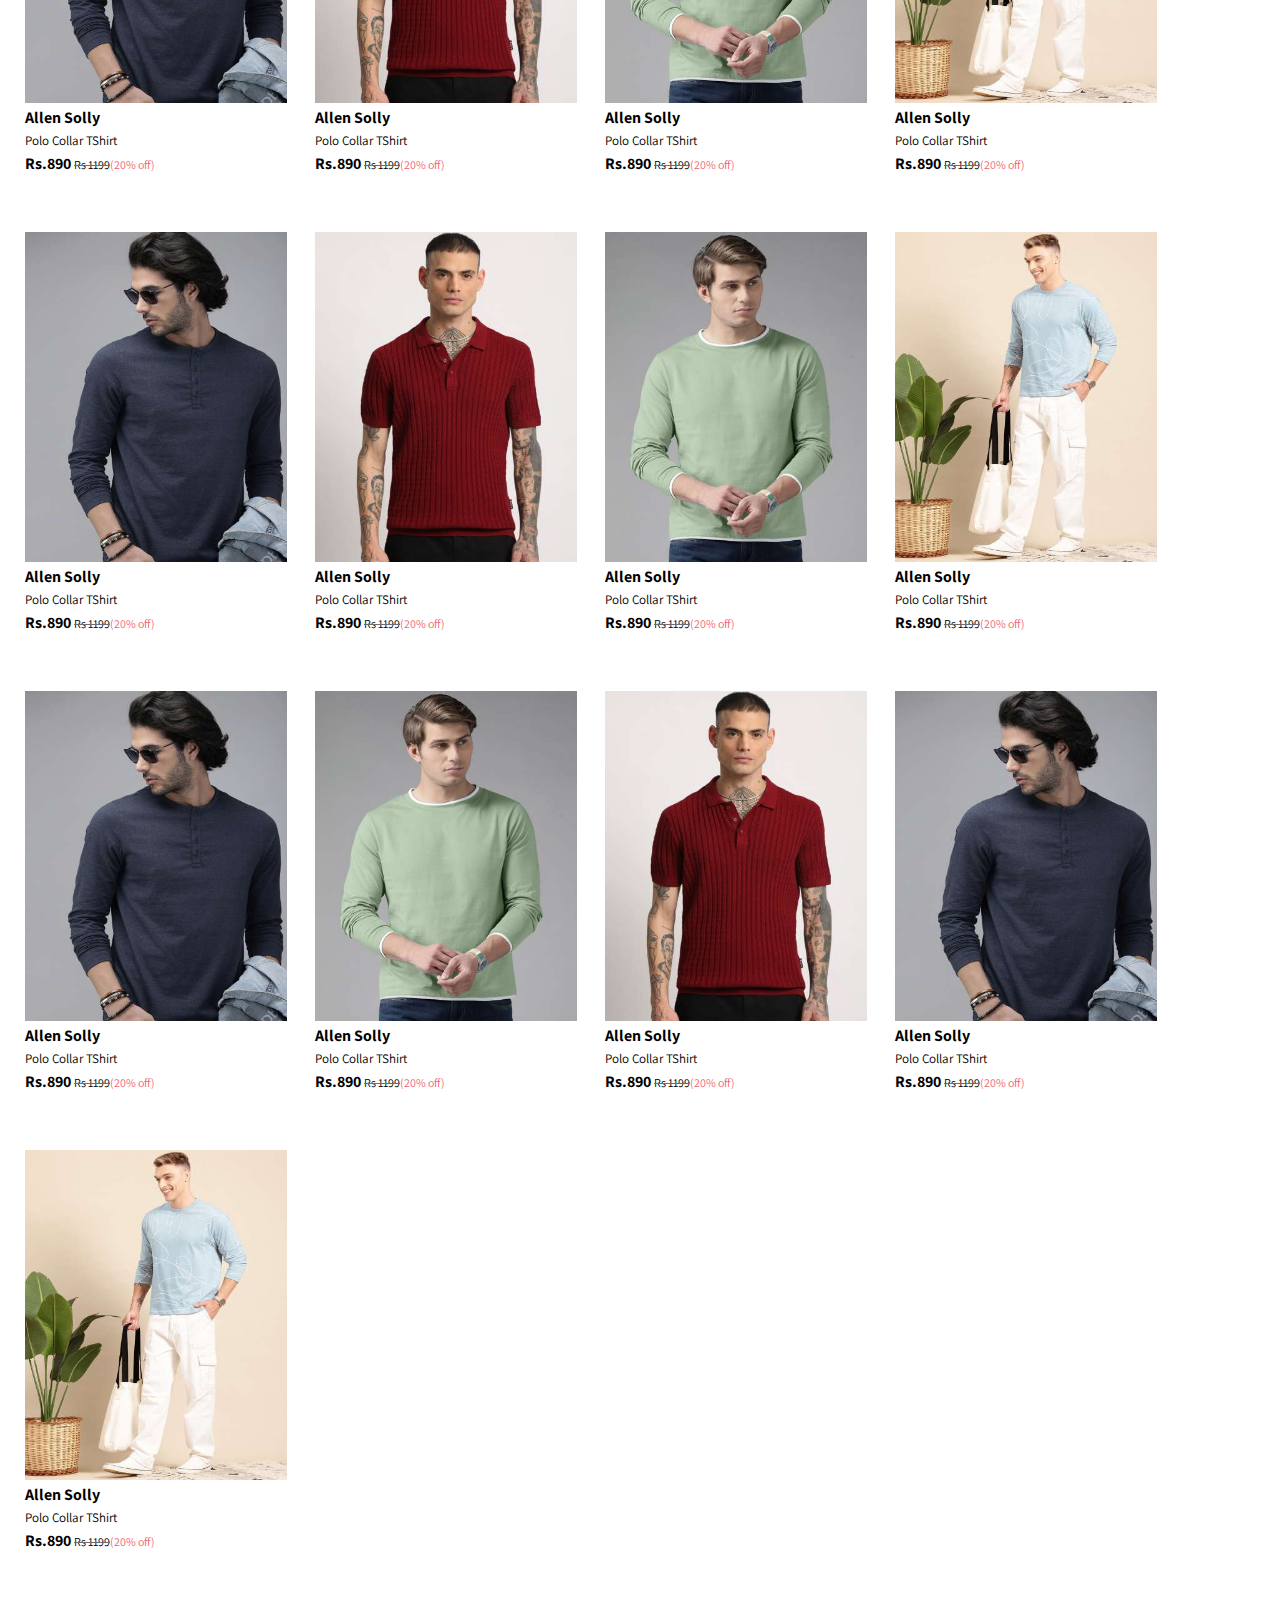
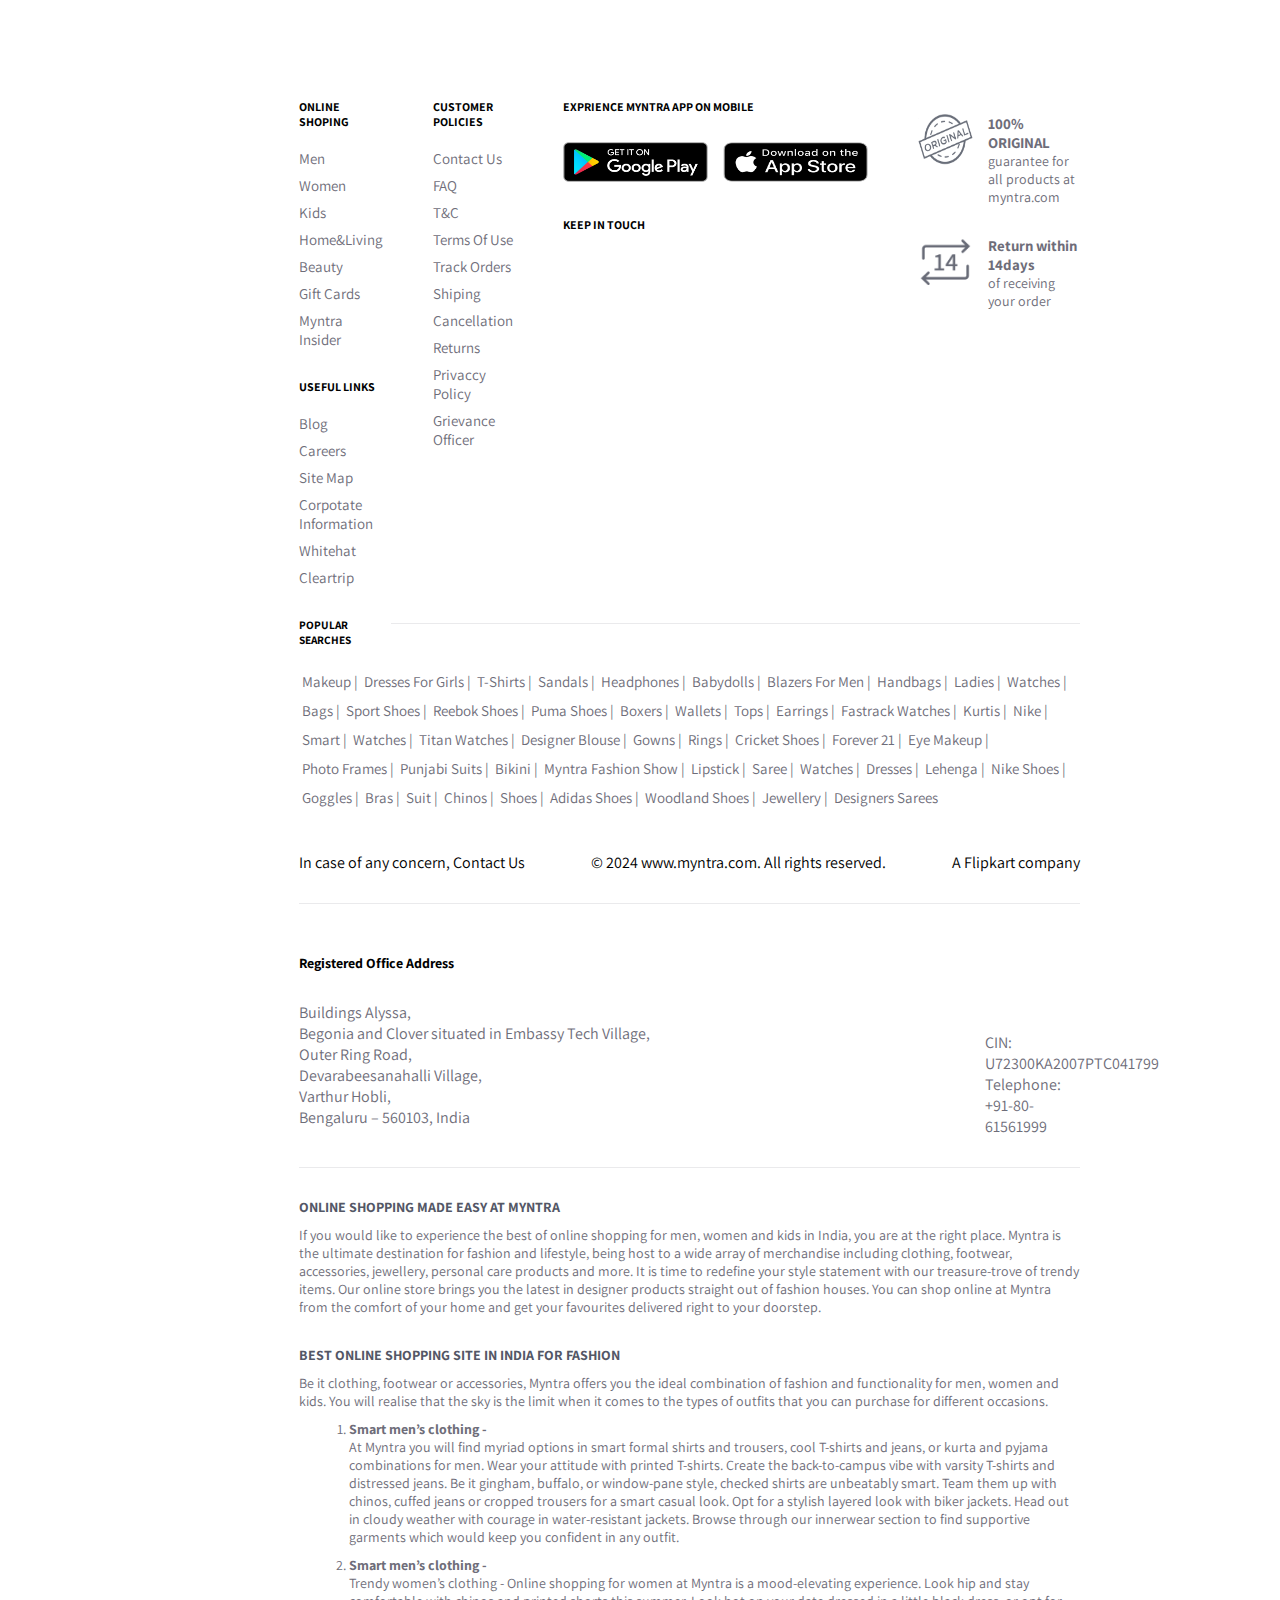
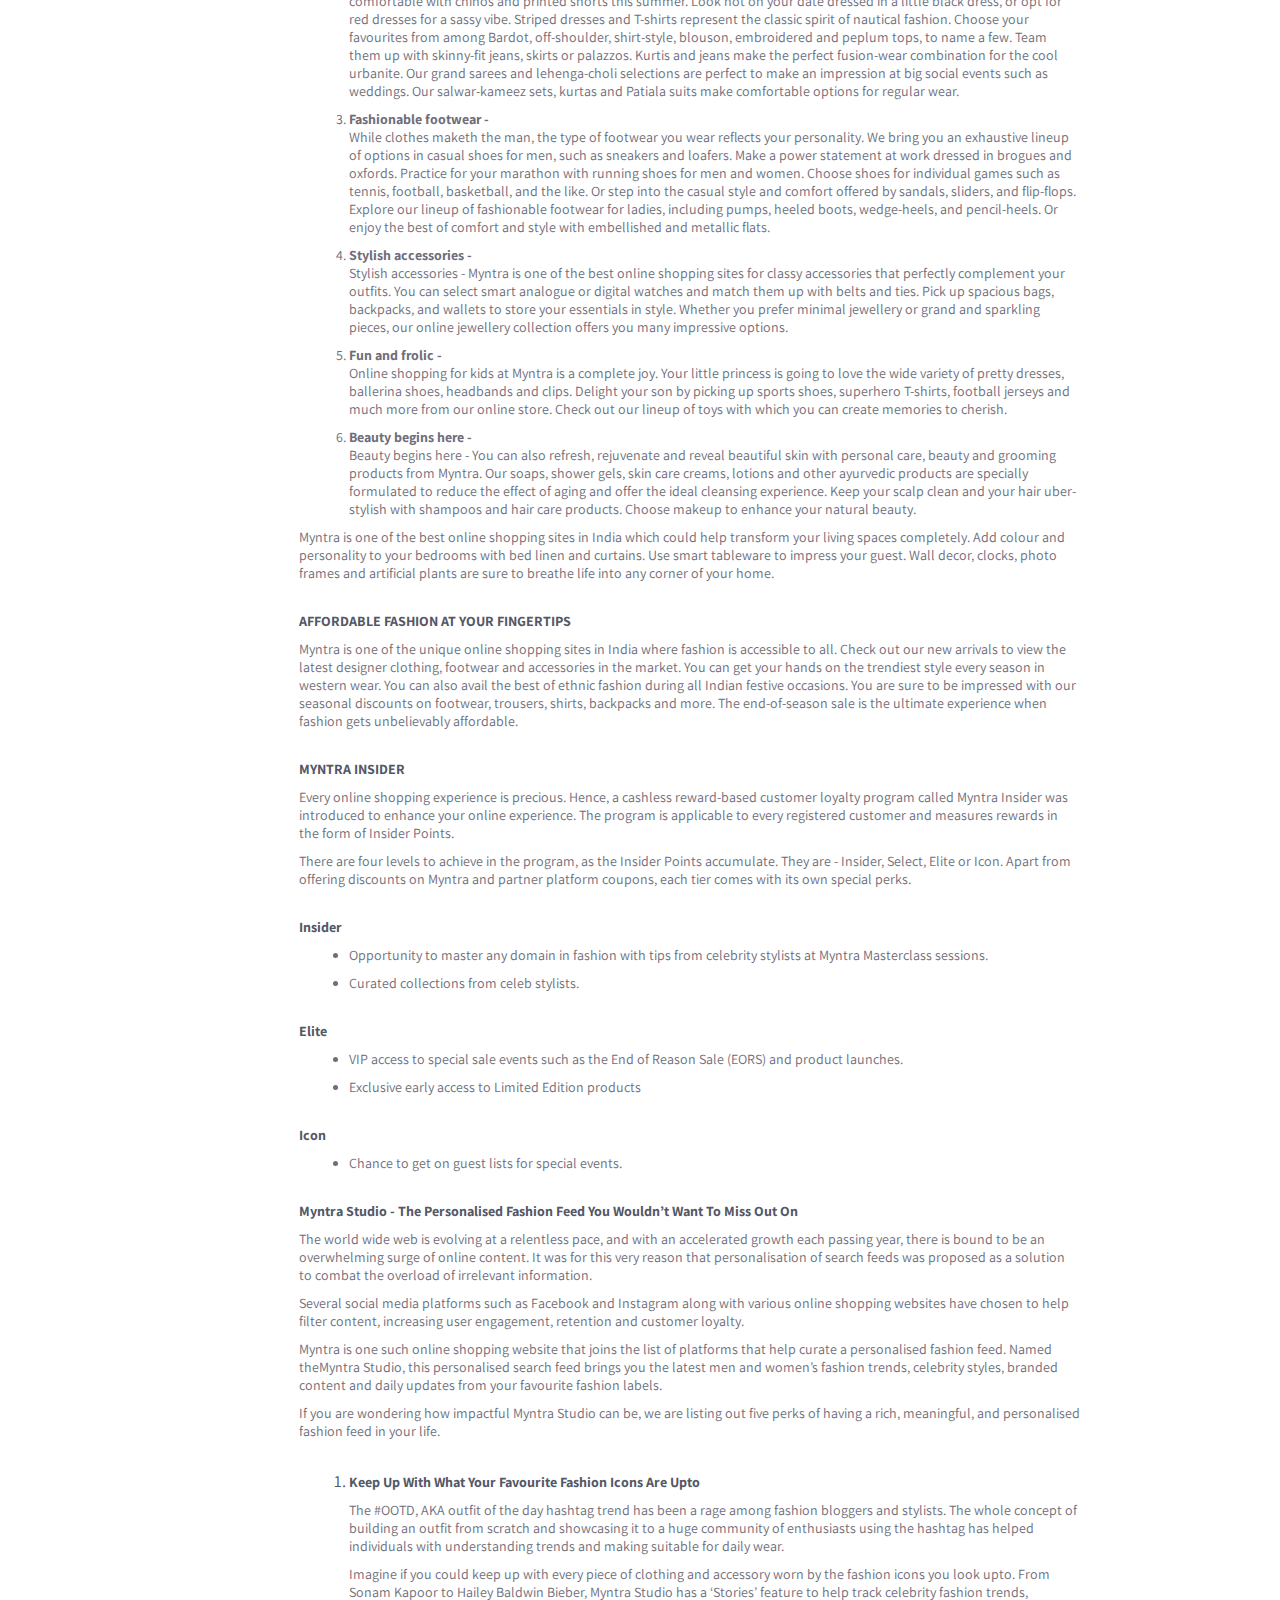
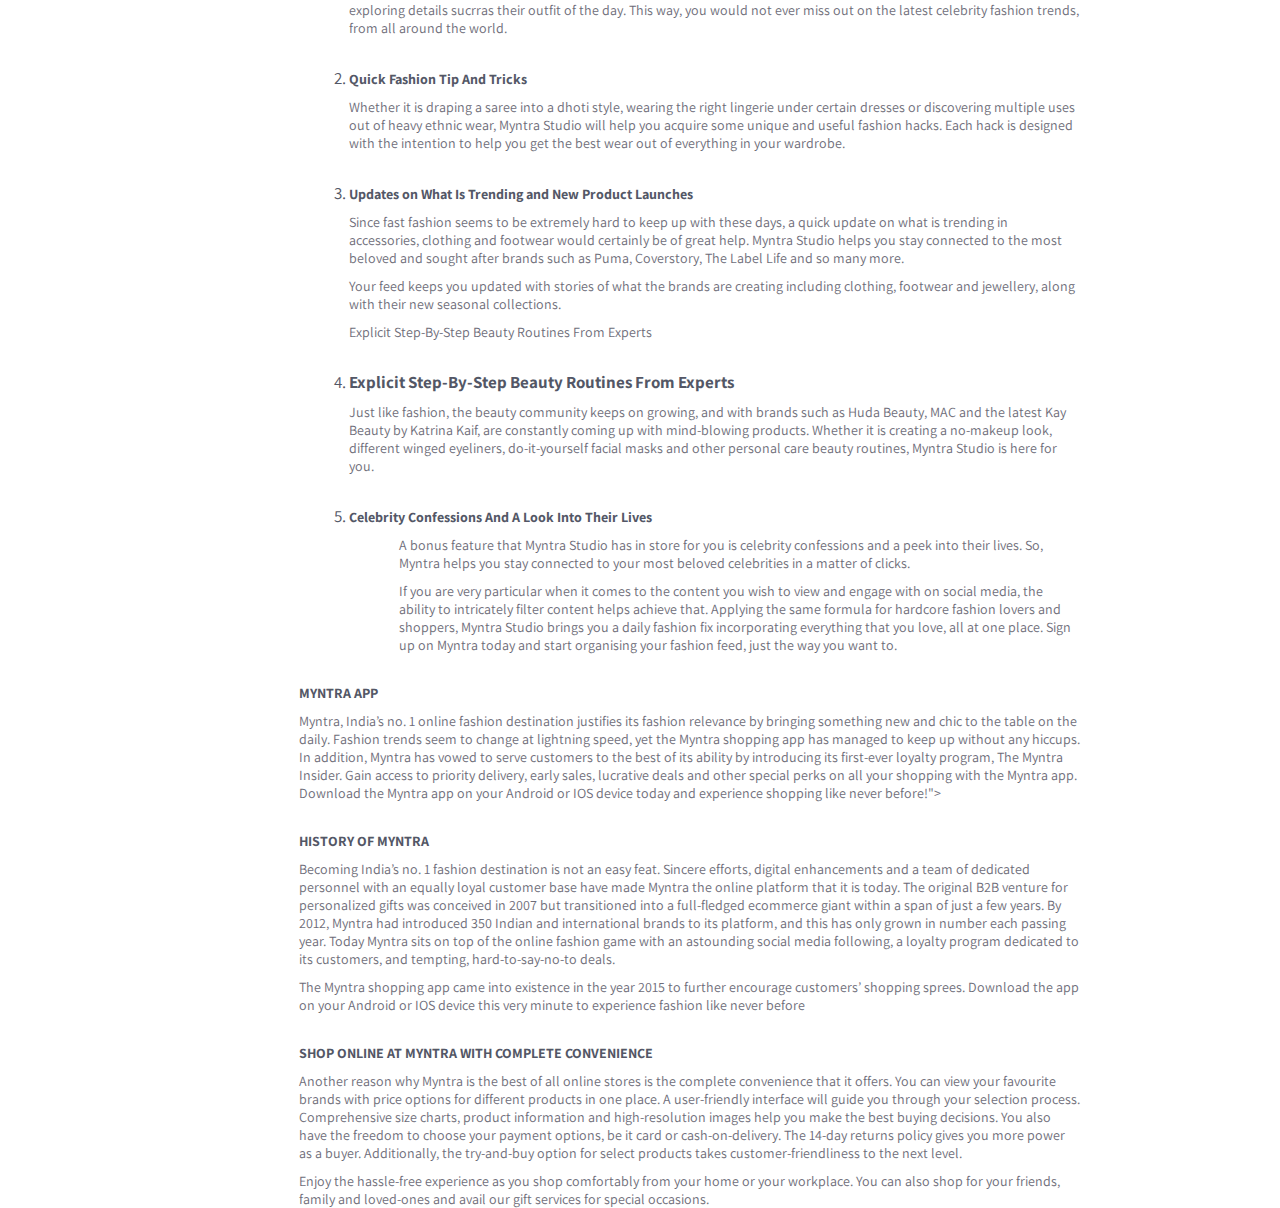
<file: details.html>
<html>
    <head>
        <title>first page </title>
        <link rel="stylesheet" href="CSS/hello.css">
        <link href="https://fonts.googleapis.com/css2?family=Assistant:wght@200..800&display=swap" rel="stylesheet">
        <link rel="stylesheet" href="https://cdnjs.cloudflare.com/ajax/libs/font-awesome/6.6.0/css/all.min.css" integrity="sha512-Kc323vGBEqzTmouAECnVceyQqyqdsSiqLQISBL29aUW4U/M7pSPA/gEUZQqv1cwx4OnYxTxve5UMg5GT6L4JJg==" crossorigin="anonymous" referrerpolicy="no-referrer" />
    </head>
    <body class="body">

          <!---------- header start------- -->
        
    <div  class="header">
        <a href="index.html">  <div><img src="images/mintra.png" width="65px" height="45px"/></div></a>  
        <div class="header_points">
            <div class="men" >MEN 
            <div class="p1">
                <div>
                    <div class="p2">Topwear</div>
                    <div> T-shirts</div>
                    <div>Casual Shirts</div>
                    <div>Formal Shirts</div>
                    <div>Swetshirts</div>
                    <div>Sweaters  </div>
                    <div>Jackets</div>
                    <div>Blazers & Coats</div>
                    <div>Suits</div>
                    <div>Rain Jackets</div>
                    <div class="p3">Indian & Festive Wear</div>
                    <div>Kurtas & Kurta Sets</div>
                    <div> Sherwanis</div>
                    <div>Nehru Jackets</div>
                    <div>Dhotis</div>
                </div>
                <div>
                    <div class="p2">Bottomwear</div>
                    <div>Jeans </div>
                    <div>Casual Trousers</div>
                    <div>Formal Trousers</div>
                    <div>Shorts</div>
                    <div>Track Pants & Joggers</div>
                    <div class="p3">Innerwear & Sleepwear</div>
                    <div>Brifs & Trunks </div>
                    <div>Boxers</div>
                    <div>Vests</div>
                    <div>Sleepwear & Loungewear</div>
                    <div>Thermals</div>
                    <div class="p3">Plus Size</div>
                </div>
                <div>
                    <div class="p2">Footwear</div>
                    <div>Casual Shoes</div>
                    <div>Sports Shoes</div>
                    <div>formal Shoes</div>
                    <div>Sneakers </div>
                    <div>Sandala & Floaters</div>
                    <div>Flip Flops</div>
                    <div>Socks</div>
                    <div class="p3">Personal Care & Groming </div>
                    <div class="p3">Sunglasses & Frams</div>
                    <div class="p3">Watches</div>
                </div>
                <div>
                    <div  class="p2">Sports & Active Wear</div>
                    <div>Sports Shoes </div>
                    <div>Sports Sandals </div>
                    <div>Active T-Shirts </div>
                    <div>Track pants & Shorts</div>
                    <div>Tracksuts </div>
                    <div>Jackets & Sweatshirts</div>
                    <div>Sports Accessories</div>
                    <div>Swimwear</div>
                    <div class="p3">Gadgets</div>
                    <div>Smart Wearables</div>
                    <div>Fitness Gadgets</div>
                    <div>Headphones</div>
                    <div>Speakers</div>
                </div>
                
                <div>
                    <div class="p2">Fashion Accessories</div>
                    <div>Wallets</div>
                    <div>Belts</div>
                    <div>Perfumes & Body Mists</div>
                    <div>Trimmers</div>
                    <div>Deodorants </div>
                    <div>Ties,Cufflinks & Pocket Squares</div>
                    <div>Accessort Gift Sets</div>
                    <div>Caps & Hats</div>
                    <div>Mufflers,Scarve & Gloves </div>
                    <div>Phone Cases </div>
                    <div>Rings & Wristwear</div>
                    <div>Helmets</div>
                    <div class="p3">Bags & Backpacks</div>
                    <div class="p3">Luggages & Trolleys</div>
                </div>               
    </div>
</div>
            <div>WOMEN</div>
            <div>KIDS</div>
            <div>HOME&LIVING</div>
            <div>BEAUTY</div>
            <div>STUDIO</div>
        </div>
        <div class="search"> 
            <div class="searchlogo">   <i class="fa-solid fa-magnifying-glass " ></i>    </div>
            <input type="text" placeholder="Search for products,brands and more">
        </div>
        <div class="header_icons">
            <div>
            <div><i class="fa-regular fa-user headerico"></i></div>
            <div>Profile</div>
            </div>
            <div>
            <div><i class="fa-regular fa-heart headerico"></i></div>
            <div>Wishlist</div>
            </div>
            <div>
            <div><i class="fa-solid fa-bag-shopping headerico"></i></div>
            <div>Bag</div>
            </div>
        </div>
    </div>
    <div class="t1">Home / Clothing / Men <h4> Roadster Tshirts>More by Rods </h4></div>
    <div class="bz">
        <div class="e1">
            <div><img src="images/a2.jpg" width="400px" height="450px"/></div>
            <div><img src="images/a1.jpg" width="400px" height="450px"/></div>
            <div><img src="images/a4.jpg" width="400px" height="450px"/></div>
            <div><img src="images/a3.jpg" width="400px" height="450px"/></div>
            <div><img src="images/a2.jpg" width="400px" height="450px"/></div>
            <div><img src="images/a4.jpg" width="400px" height="450px"/></div>
        </div>
        <div class="e2">
            <div class="v1"><h3>Roadster</h3</div>
            <div class="v2">Men Maroon Solid Polo Collar Pure Cotton T-shirt</div>
            <div class="v3">
                <div>3.7 </div>
                <div><i class="fa-solid fa-star gl"></i> |</div>
                <div>207 Rating</div>
            </div>
            <div class="l1"></div>
            <div class="v4">₹559 <span class="v4a">MRP</span><span class="v4b">₹899</span><span class="v4c">(65% OFF)</span></div>
            <div class="v5">inclusive of all taxes</div>
            <div  class="v6">More Colors</div>
                <div class="v3">
                    <div><img src="images/a4.jpg" width="100px" height="100px"/></div>
                    <div><img src="images/a3.jpg" width="100px" height="100px"/></div>
                </div>
            <div class="v7">
                <div class="v7a">SELECT SIZE</div>
                <div class="v7b">Size Chart</div>
            </div>
            <div class="v8">
            <div>X</div>
            <div> XLL</div>
            <div>XC</div>
            <div>L</div>
            <div>LX</div>
        </div>
        <div class="v10">
        <div class="v10a">
            <div><i class="fa-solid fa-bag-shopping headerico"></i></div>
            <div>ADD TO BAG</div>
        </div>
        <div class="v10a">
            <div><i class="fa-regular fa-user headerico"></i></div>
            <div>WATCHLIST</div>
        </div>
        </div>
        <div class="l1"></div>
        <div class="v10c">
            <div>Delivery Options </div>
            <div><i class="fa-solid fa-truck-fast"></i></i></div>
        </div>
        <div class="v10d">
            <div ><input type="tel"  class="v10d1" value="Enter pincode"></div>
            <div class="v10d2">Check</div>
        </div>
        <div class="v12">Please enter PIN code to check delivery time & Pay on Delivery Availability        </div>
        <div class="v13">100% Orignal Products</div>
        <div class="v13">Pay on delivery might be available</div>
        <div class="v13">Easy 14 days returns and exchanges</div>
        <div class="v10r">
            <div>BEST OFFERS</div>
            <div><i class="fa-solid fa-pen"></i></div>
        </div>
  <div class="v14">Best Price:<span class="v14a"> Rs. 199</span></div>
  <div class="v15">
    <ul><li><div>Applicable on: Orders above Rs. 399 (only on first purchase)</div></li>
        <li><div>Coupon code: <span  class="v14">DEAL200FF</span></div></li>
        <li><div>Coupon Discount: Rs. 200 off (check cart for final savings)</div></li></ul>
  </div>
  <div class="v16">View Eligible Products</div>
  <div class="v14">10% Discount on RBL Bank Credit Cards.</div>
  <ul  class="v15">
    <li><div>Min Spend ₹3500, Max Discount ₹1000.</div></li>
  </ul>

  <div class="v16">Terms & Condition</div>
  <div class="v14">10% Discount on Ferderal Bank Credit Cards.</div>
  <ul  class="v15">
    <li><div>Min Spend ₹3000, Max Discount ₹1000.</div></li>
  </ul>

  <div class="v16">Terms & Condition</div>
  <div class="v14">10% Discount on RBL Bank Credit Cards.</div>
  <ul  class="v15">
    <li><div>Min Spend ₹3000, Max Discount ₹750.</div></li>
  </ul>

  <div class="v16">Terms & Condition
</div>
  <div class="v14">10% Discount on RBL Bank Credit Cards.</div>
  <ul  class="v15">
    <li><div>Min Spend ₹3500, Max Discount ₹1000</div></li>
  </ul>

  <div class="v16">Terms & Condition
</div>
  <div class="v14">10% Discount on RBL Bank Credit Cards EMI</div>
  <ul  class="v15">
    <li><div>Min Spend ₹3500, Max Discount ₹1000.</div></li>
  </ul>

  <div class="v16">Terms & Condition
</div>
  <div class="v14">7.5% Discount on Myntra Kotak Credit Card.</div>
  <ul  class="v15">
    <li><div>Min Spend ₹3500, Max Discount ₹1000.</div></li>
  </ul>

  <div class="v16">Terms & Condition
</div>
  <div class="v14">EMI option available</div>
  <ul  class="v15">
    <li><div>EMI starting from Rs.61/month</div></li>
  </ul>

  <div class="v16">View Plan</div>
  <div class="l1"></div>
  <div class="v10c">
    <div>Product Details </div>
    <div><i class="fa-solid fa-book"></i></div>
  </div>
  <div class="v17">Brown Tshirt for men</div>
  <div class="v17">Tie and dye</div>
  <div class="v17">Regular length</div>
  <div class="v17">Short, regular sleeves</div>
  <div class="v17">Knitted pure cotton fabric</div>
  <div class="v10c">Size & Fit</div>
  <div class="v17">Regular Fit</div>
  <div class="v17">Size worn by the model: M</div>
  <div class="v17">Chest: 38"</div>
  <div class="v17">Height: 5'11"</div>
  <div class="v10c">Material & Care</div>
  <div class="v17">Pure cotton</div>
  <div class="v17">Machine wash</div>
  <div class="v10c">Specifications</div>
  <div class="v19">
    <div class="v19a">
    <div>Fabri</div>
    <div>Slim Fit</div>
    <div class="l1"></div>
    <div>Main Tred</div>
    <div>New Basics</div>
    <div class="l1"></div>
    <div>Fit</div>
    <div>Cotton</div>
    <div class="l1"></div>
    <div>Neck</div>
    <div>Round Neck</div>
   </div>
   <div class="v19b">
    <div>Fabric 2</div>
    <div>Polyester</div>
    <div class="l1"></div>
    <div>Length</div>
    <div>Regular</div>
    <div class="l1"></div>
    <div>Multipack Set</div>
    <div>Single</div>
    <div class="l1"></div>
    <div>Number of Items</div>
    <div>1</div>
   </div>
  </div>
  <div class="l1"></div>

  <div class="v16">See more</div>
  <div class="l1"></div>

    








    </div>
</div>
</div>


<div class="zp">
    <div>
        <div><img src="images/a1.jpg" width="262px" height="330px"/></div>
        <div>
            <div class="o1">Allen Solly</div>
            <div class="o2">Polo Collar TShirt</div>
            <div class="o3">Rs.890 <span class="w1">Rs 1199</span><span class="w2">(20% off)</span></div>
        </div>
    </div>
    <div>
        <div><img src="images/a4.jpg" width="262px" height="330px"/></div>
        <div>
            <div class="o1">Allen Solly</div>
            <div class="o2">Polo Collar TShirt</div>
            <div class="o3">Rs.890 <span class="w1">Rs 1199</span><span class="w2">(20% off)</span></div>
        </div>
    </div>
    <div>
        <div><img src="images/a3.jpg" width="262px" height="330px"/></div>
        <div>
            <div class="o1">Allen Solly</div>
            <div class="o2">Polo Collar TShirt</div>
            <div class="o3">Rs.890 <span class="w1">Rs 1199</span><span class="w2">(20% off)</span></div>
        </div>
    </div>
    <div>
        <div><img src="images/a2.jpg" width="262px" height="330px"/></div>
        <div>
            <div class="o1">Allen Solly</div>
            <div class="o2">Polo Collar TShirt</div>
            <div class="o3">Rs.890 <span class="w1">Rs 1199</span><span class="w2">(20% off)</span></div>
        </div>
    </div>
    <div>
        <div><img src="images/a1.jpg" width="262px" height="330px"/></div>
        <div>
            <div class="o1">Allen Solly</div>
            <div class="o2">Polo Collar TShirt</div>
            <div class="o3">Rs.890 <span class="w1">Rs 1199</span><span class="w2">(20% off)</span></div>
        </div>
    </div>
    <div>
        <div><img src="images/a4.jpg" width="262px" height="330px"/></div>
        <div>
            <div class="o1">Allen Solly</div>
            <div class="o2">Polo Collar TShirt</div>
            <div class="o3">Rs.890 <span class="w1">Rs 1199</span><span class="w2">(20% off)</span></div>
        </div>
    </div>
    <div>
        <div><img src="images/a3.jpg" width="262px" height="330px"/></div>
        <div>
            <div class="o1">Allen Solly</div>
            <div class="o2">Polo Collar TShirt</div>
            <div class="o3">Rs.890 <span class="w1">Rs 1199</span><span class="w2">(20% off)</span></div>
        </div>
    </div>
    <div>
        <div><img src="images/a2.jpg" width="262px" height="330px"/></div>
        <div>
            <div class="o1">Allen Solly</div>
            <div class="o2">Polo Collar TShirt</div>
            <div class="o3">Rs.890 <span class="w1">Rs 1199</span><span class="w2">(20% off)</span></div>
        </div>
    </div>
    <div>
        <div><img src="images/a1.jpg" width="262px" height="330px"/></div>
        <div>
            <div class="o1">Allen Solly</div>
            <div class="o2">Polo Collar TShirt</div>
            <div class="o3">Rs.890 <span class="w1">Rs 1199</span><span class="w2">(20% off)</span></div>
        </div>
    </div>
    <div>
        <div><img src="images/a4.jpg" width="262px" height="330px"/></div>
        <div>
            <div class="o1">Allen Solly</div>
            <div class="o2">Polo Collar TShirt</div>
            <div class="o3">Rs.890 <span class="w1">Rs 1199</span><span class="w2">(20% off)</span></div>
        </div>
    </div>
    <div>
        <div><img src="images/a3.jpg" width="262px" height="330px"/></div>
        <div>
            <div class="o1">Allen Solly</div>
            <div class="o2">Polo Collar TShirt</div>
            <div class="o3">Rs.890 <span class="w1">Rs 1199</span><span class="w2">(20% off)</span></div>
        </div>
    </div>
    <div>
        <div><img src="images/a2.jpg" width="262px" height="330px"/></div>
        <div>
            <div class="o1">Allen Solly</div>
            <div class="o2">Polo Collar TShirt</div>
            <div class="o3">Rs.890 <span class="w1">Rs 1199</span><span class="w2">(20% off)</span></div>
        </div>
    </div>
    <div>
        <div><img src="images/a1.jpg" width="262px" height="330px"/></div>
        <div>
            <div class="o1">Allen Solly</div>
            <div class="o2">Polo Collar TShirt</div>
            <div class="o3">Rs.890 <span class="w1">Rs 1199</span><span class="w2">(20% off)</span></div>
        </div>
    </div>
    <div>
        <div><img src="images/a4.jpg" width="262px" height="330px"/></div>
        <div>
            <div class="o1">Allen Solly</div>
            <div class="o2">Polo Collar TShirt</div>
            <div class="o3">Rs.890 <span class="w1">Rs 1199</span><span class="w2">(20% off)</span></div>
        </div>
    </div>
    <div>
        <div><img src="images/a3.jpg" width="262px" height="330px"/></div>
        <div>
            <div class="o1">Allen Solly</div>
            <div class="o2">Polo Collar TShirt</div>
            <div class="o3">Rs.890 <span class="w1">Rs 1199</span><span class="w2">(20% off)</span></div>
        </div>
    </div>
    <div>
        <div><img src="images/a2.jpg" width="262px" height="330px"/></div>
        <div>
            <div class="o1">Allen Solly</div>
            <div class="o2">Polo Collar TShirt</div>
            <div class="o3">Rs.890 <span class="w1">Rs 1199</span><span class="w2">(20% off)</span></div>
        </div>
    </div>
    <div>
        <div><img src="images/a1.jpg" width="262px" height="330px"/></div>
        <div>
            <div class="o1">Allen Solly</div>
            <div class="o2">Polo Collar TShirt</div>
            <div class="o3">Rs.890 <span class="w1">Rs 1199</span><span class="w2">(20% off)</span></div>
        </div>
    </div>
    <div>
        <div><img src="images/a4.jpg" width="262px" height="330px"/></div>
        <div>
            <div class="o1">Allen Solly</div>
            <div class="o2">Polo Collar TShirt</div>
            <div class="o3">Rs.890 <span class="w1">Rs 1199</span><span class="w2">(20% off)</span></div>
        </div>
    </div>
    <div>
        <div><img src="images/a3.jpg" width="262px" height="330px"/></div>
        <div>
            <div class="o1">Allen Solly</div>
            <div class="o2">Polo Collar TShirt</div>
            <div class="o3">Rs.890 <span class="w1">Rs 1199</span><span class="w2">(20% off)</span></div>
        </div>
    </div>
    <div>
        <div><img src="images/a2.jpg" width="262px" height="330px"/></div>
        <div>
            <div class="o1">Allen Solly</div>
            <div class="o2">Polo Collar TShirt</div>
            <div class="o3">Rs.890 <span class="w1">Rs 1199</span><span class="w2">(20% off)</span></div>
        </div>
    </div>
    <div>
        <div><img src="images/a1.jpg" width="262px" height="330px"/></div>
        <div>
            <div class="o1">Allen Solly</div>
            <div class="o2">Polo Collar TShirt</div>
            <div class="o3">Rs.890 <span class="w1">Rs 1199</span><span class="w2">(20% off)</span></div>
        </div>
    </div>
    <div>
        <div><img src="images/a4.jpg" width="262px" height="330px"/></div>
        <div>
            <div class="o1">Allen Solly</div>
            <div class="o2">Polo Collar TShirt</div>
            <div class="o3">Rs.890 <span class="w1">Rs 1199</span><span class="w2">(20% off)</span></div>
        </div>
    </div>
    <div>
        <div><img src="images/a3.jpg" width="262px" height="330px"/></div>
        <div>
            <div class="o1">Allen Solly</div>
            <div class="o2">Polo Collar TShirt</div>
            <div class="o3">Rs.890 <span class="w1">Rs 1199</span><span class="w2">(20% off)</span></div>
        </div>
    </div>
    <div>
        <div><img src="images/a2.jpg" width="262px" height="330px"/></div>
        <div>
            <div class="o1">Allen Solly</div>
            <div class="o2">Polo Collar TShirt</div>
            <div class="o3">Rs.890 <span class="w1">Rs 1199</span><span class="w2">(20% off)</span></div>
        </div>
    </div>
    <div>
        <div><img src="images/a1.jpg" width="262px" height="330px"/></div>
        <div>
            <div class="o1">Allen Solly</div>
            <div class="o2">Polo Collar TShirt</div>
            <div class="o3">Rs.890 <span class="w1">Rs 1199</span><span class="w2">(20% off)</span></div>
        </div>
    </div>
    <div>
        <div><img src="images/a4.jpg" width="262px" height="330px"/></div>
        <div>
            <div class="o1">Allen Solly</div>
            <div class="o2">Polo Collar TShirt</div>
            <div class="o3">Rs.890 <span class="w1">Rs 1199</span><span class="w2">(20% off)</span></div>
        </div>
    </div>
    <div>
        <div><img src="images/a3.jpg" width="262px" height="330px"/></div>
        <div>
            <div class="o1">Allen Solly</div>
            <div class="o2">Polo Collar TShirt</div>
            <div class="o3">Rs.890 <span class="w1">Rs 1199</span><span class="w2">(20% off)</span></div>
        </div>
    </div>
    <div>
        <div><img src="images/a2.jpg" width="262px" height="330px"/></div>
        <div>
            <div class="o1">Allen Solly</div>
            <div class="o2">Polo Collar TShirt</div>
            <div class="o3">Rs.890 <span class="w1">Rs 1199</span><span class="w2">(20% off)</span></div>
        </div>
    </div>
    <div>
        <div><img src="images/a1.jpg" width="262px" height="330px"/></div>
        <div>
            <div class="o1">Allen Solly</div>
            <div class="o2">Polo Collar TShirt</div>
            <div class="o3">Rs.890 <span class="w1">Rs 1199</span><span class="w2">(20% off)</span></div>
        </div>
    </div>
    <div>
        <div><img src="images/a4.jpg" width="262px" height="330px"/></div>
        <div>
            <div class="o1">Allen Solly</div>
            <div class="o2">Polo Collar TShirt</div>
            <div class="o3">Rs.890 <span class="w1">Rs 1199</span><span class="w2">(20% off)</span></div>
        </div>
    </div>
    <div>
        <div><img src="images/a3.jpg" width="262px" height="330px"/></div>
        <div>
            <div class="o1">Allen Solly</div>
            <div class="o2">Polo Collar TShirt</div>
            <div class="o3">Rs.890 <span class="w1">Rs 1199</span><span class="w2">(20% off)</span></div>
        </div>
    </div>
    <div>
        <div><img src="images/a2.jpg" width="262px" height="330px"/></div>
        <div>
            <div class="o1">Allen Solly</div>
            <div class="o2">Polo Collar TShirt</div>
            <div class="o3">Rs.890 <span class="w1">Rs 1199</span><span class="w2">(20% off)</span></div>
        </div>
    </div>
    <div>
        <div><img src="images/a1.jpg" width="262px" height="330px"/></div>
        <div>
            <div class="o1">Allen Solly</div>
            <div class="o2">Polo Collar TShirt</div>
            <div class="o3">Rs.890 <span class="w1">Rs 1199</span><span class="w2">(20% off)</span></div>
        </div>
    </div>
    <div>
        <div><img src="images/a4.jpg" width="262px" height="330px"/></div>
        <div>
            <div class="o1">Allen Solly</div>
            <div class="o2">Polo Collar TShirt</div>
            <div class="o3">Rs.890 <span class="w1">Rs 1199</span><span class="w2">(20% off)</span></div>
        </div>
    </div>
    <div>
        <div><img src="images/a3.jpg" width="262px" height="330px"/></div>
        <div>
            <div class="o1">Allen Solly</div>
            <div class="o2">Polo Collar TShirt</div>
            <div class="o3">Rs.890 <span class="w1">Rs 1199</span><span class="w2">(20% off)</span></div>
        </div>
    </div>
    <div>
        <div><img src="images/a2.jpg" width="262px" height="330px"/></div>
        <div>
            <div class="o1">Allen Solly</div>
            <div class="o2">Polo Collar TShirt</div>
            <div class="o3">Rs.890 <span class="w1">Rs 1199</span><span class="w2">(20% off)</span></div>
        </div>
    </div>
    <div>
        <div><img src="images/a1.jpg" width="262px" height="330px"/></div>
        <div>
            <div class="o1">Allen Solly</div>
            <div class="o2">Polo Collar TShirt</div>
            <div class="o3">Rs.890 <span class="w1">Rs 1199</span><span class="w2">(20% off)</span></div>
        </div>
    </div>
    <div>
        <div><img src="images/a4.jpg" width="262px" height="330px"/></div>
        <div>
            <div class="o1">Allen Solly</div>
            <div class="o2">Polo Collar TShirt</div>
            <div class="o3">Rs.890 <span class="w1">Rs 1199</span><span class="w2">(20% off)</span></div>
        </div>
    </div>
    <div>
        <div><img src="images/a3.jpg" width="262px" height="330px"/></div>
        <div>
            <div class="o1">Allen Solly</div>
            <div class="o2">Polo Collar TShirt</div>
            <div class="o3">Rs.890 <span class="w1">Rs 1199</span><span class="w2">(20% off)</span></div>
        </div>
    </div>
    <div>
        <div><img src="images/a2.jpg" width="262px" height="330px"/></div>
        <div>
            <div class="o1">Allen Solly</div>
            <div class="o2">Polo Collar TShirt</div>
            <div class="o3">Rs.890 <span class="w1">Rs 1199</span><span class="w2">(20% off)</span></div>
        </div>
    </div>
    <div>
        <div><img src="images/a1.jpg" width="262px" height="330px"/></div>
        <div>
            <div class="o1">Allen Solly</div>
            <div class="o2">Polo Collar TShirt</div>
            <div class="o3">Rs.890 <span class="w1">Rs 1199</span><span class="w2">(20% off)</span></div>
        </div>
    </div>
    <div>
        <div><img src="images/a4.jpg" width="262px" height="330px"/></div>
        <div>
            <div class="o1">Allen Solly</div>
            <div class="o2">Polo Collar TShirt</div>
            <div class="o3">Rs.890 <span class="w1">Rs 1199</span><span class="w2">(20% off)</span></div>
        </div>
    </div>
    <div>
        <div><img src="images/a3.jpg" width="262px" height="330px"/></div>
        <div>
            <div class="o1">Allen Solly</div>
            <div class="o2">Polo Collar TShirt</div>
            <div class="o3">Rs.890 <span class="w1">Rs 1199</span><span class="w2">(20% off)</span></div>
        </div>
    </div>
    <div>
        <div><img src="images/a1.jpg" width="262px" height="330px"/></div>
        <div>
            <div class="o1">Allen Solly</div>
            <div class="o2">Polo Collar TShirt</div>
            <div class="o3">Rs.890 <span class="w1">Rs 1199</span><span class="w2">(20% off)</span></div>
        </div>
    </div>
    <div>
        <div><img src="images/a2.jpg" width="262px" height="330px"/></div>
        <div>
            <div class="o1">Allen Solly</div>
            <div class="o2">Polo Collar TShirt</div>
            <div class="o3">Rs.890 <span class="w1">Rs 1199</span><span class="w2">(20% off)</span></div>
        </div>
    </div>
    <div>
        <div><img src="images/a1.jpg" width="262px" height="330px"/></div>
        <div>
            <div class="o1">Allen Solly</div>
            <div class="o2">Polo Collar TShirt</div>
            <div class="o3">Rs.890 <span class="w1">Rs 1199</span><span class="w2">(20% off)</span></div>
        </div>
    </div>
    <div>
        <div><img src="images/a4.jpg" width="262px" height="330px"/></div>
        <div>
            <div class="o1">Allen Solly</div>
            <div class="o2">Polo Collar TShirt</div>
            <div class="o3">Rs.890 <span class="w1">Rs 1199</span><span class="w2">(20% off)</span></div>
        </div>
    </div>
    <div>
        <div><img src="images/a3.jpg" width="262px" height="330px"/></div>
        <div>
            <div class="o1">Allen Solly</div>
            <div class="o2">Polo Collar TShirt</div>
            <div class="o3">Rs.890 <span class="w1">Rs 1199</span><span class="w2">(20% off)</span></div>
        </div>
    </div>
    <div>
        <div><img src="images/a2.jpg" width="262px" height="330px"/></div>
        <div>
            <div class="o1">Allen Solly</div>
            <div class="o2">Polo Collar TShirt</div>
            <div class="o3">Rs.890 <span class="w1">Rs 1199</span><span class="w2">(20% off)</span></div>
        </div>
    </div>
    <div>
        <div><img src="images/a1.jpg" width="262px" height="330px"/></div>
        <div>
            <div class="o1">Allen Solly</div>
            <div class="o2">Polo Collar TShirt</div>
            <div class="o3">Rs.890 <span class="w1">Rs 1199</span><span class="w2">(20% off)</span></div>
        </div>
    </div>
    <div>
        <div><img src="images/a4.jpg" width="262px" height="330px"/></div>
        <div>
            <div class="o1">Allen Solly</div>
            <div class="o2">Polo Collar TShirt</div>
            <div class="o3">Rs.890 <span class="w1">Rs 1199</span><span class="w2">(20% off)</span></div>
        </div>
    </div>
    <div>
        <div><img src="images/a3.jpg" width="262px" height="330px"/></div>
        <div>
            <div class="o1">Allen Solly</div>
            <div class="o2">Polo Collar TShirt</div>
            <div class="o3">Rs.890 <span class="w1">Rs 1199</span><span class="w2">(20% off)</span></div>
        </div>
    </div>
    <div>
        <div><img src="images/a2.jpg" width="262px" height="330px"/></div>
        <div>
            <div class="o1">Allen Solly</div>
            <div class="o2">Polo Collar TShirt</div>
            <div class="o3">Rs.890 <span class="w1">Rs 1199</span><span class="w2">(20% off)</span></div>
        </div>
    </div>
    <div>
        <div><img src="images/a4.jpg" width="262px" height="330px"/></div>
        <div>
            <div class="o1">Allen Solly</div>
            <div class="o2">Polo Collar TShirt</div>
            <div class="o3">Rs.890 <span class="w1">Rs 1199</span><span class="w2">(20% off)</span></div>
        </div>
    </div>
    <div>
        <div><img src="images/a1.jpg" width="262px" height="330px"/></div>
        <div>
            <div class="o1">Allen Solly</div>
            <div class="o2">Polo Collar TShirt</div>
            <div class="o3">Rs.890 <span class="w1">Rs 1199</span><span class="w2">(20% off)</span></div>
        </div>
    </div>
    <div>
        <div><img src="images/a2.jpg" width="262px" height="330px"/></div>
        <div>
            <div class="o1">Allen Solly</div>
            <div class="o2">Polo Collar TShirt</div>
            <div class="o3">Rs.890 <span class="w1">Rs 1199</span><span class="w2">(20% off)</span></div>
        </div>
    </div>
    <div>
        <div><img src="images/a3.jpg" width="262px" height="330px"/></div>
        <div>
            <div class="o1">Allen Solly</div>
            <div class="o2">Polo Collar TShirt</div>
            <div class="o3">Rs.890 <span class="w1">Rs 1199</span><span class="w2">(20% off)</span></div>
        </div>
    </div>





        <div class="you">

            <div class="footer">
                <div class="king">
                    <div><h5>ONLINE SHOPING</h5></div>
                    <div>Men</div>
                    <div>Women</div>
                    <div>Kids</div>
                    <div>Home&Living</div>
                    <div>Beauty</div>
                    <div>Gift Cards </div>
                    <div>Myntra Insider</div>
                    <div><h5>USEFUL LINKS</h5></div>
                    <div>Blog</div>
                    <div>Careers</div>
                    <div>Site Map</div>
                    <div>Corpotate Information</div>
                    <div>Whitehat</div>
                    <div>Cleartrip</div>
                </div>
                <div class="king">
                  <div> <h5>CUSTOMER POLICIES</h5></div> 
                    <div>Contact Us</div>
                    <div>FAQ</div>
                    <div>T&C</div>
                    <div>Terms Of Use</div>
                    <div>Track Orders </div>
                    <div>Shiping</div>
                    <div>Cancellation</div>
                    <div>Returns</div>
                    <div>Privaccy Policy</div>
                    <div>Grievance Officer</div>
                </div>
                <div class="king">
                    <div><h5>EXPRIENCE MYNTRA APP ON MOBILE</h5>
                        <div class="displayflex">
                    <div><img src="images/y2.png" width="145px" height="40px" /></div>
                    <div><img src="images/y1.png" width="145px" height="40px" /></div>
                        </div>
                    </div>
                    <div class="king">
                        <div><h6>KEEP IN TOUCH</h6></div>
                        <div class="displayflex">
                    <div><i class="fa-brands fa-square-facebook"></i></div>
                    <div><i class="fa-brands fa-twitter"></i></div>
                    <div><i class="fa-brands fa-youtube"></i></div>
                    <div><i class="fa-brands fa-square-instagram"></i></div> 
                        </div>     
                   </div>
                </div>
                <div class="king_loin">
                    <div class="displayflex">
                        <div><img src="images/j1.png" width="55px" height="55px" /></div>
                        <div> <span class="inline"><h5>100% ORIGINAL</h5></span>guarantee for all products at myntra.com</div>
                    </div>
                    <div  class="displayflex">
                        <div><img src="images/j2.png" width="55px" height="55px" /></div>
                        <div ><span class="inline"><h5>Return within 14days</h5></span>of receiving your order</div>
                    </div>
                </div>
                
            </div>
            <div class="footer1">
                <div  class="h"><h6>POPULAR SEARCHES</h6></div>
                <div class="h1"></div>
              </div>
            <div></div>
            
            <div class="king_loin1">
                <div> Makeup |</div>             <div> Dresses For Girls |</div>           <div>  T-Shirts |</div>           <div>  Sandals |</div>      <div>  Headphones |</div>         <div>   Babydolls |</div>            <div>Blazers For Men |</div>         <div>Handbags |</div>        <div>Ladies |</div>            <div>Watches |</div>                <div>Bags |</div>                     <div>Sport Shoes |</div>        <div>Reebok Shoes |</div>         <div> Puma Shoes |</div>         <div> Boxers |</div>                     <div>Wallets |</div>         <div>Tops |</div>              <div>Earrings |</div>           <div> Fastrack Watches |</div>                  <div> Kurtis |</div>       <div>Nike |</div>             <div>Smart |</div>              <div>Watches |</div>                    <div> Titan Watches |</div>        <div> Designer Blouse |</div>            <div> Gowns |</div>          <div> Rings |</div>           <div>  Cricket Shoes |</div>        <div> Forever 21 |</div>        <div>  Eye Makeup |</div>         <div> Photo Frames |</div>         <div> Punjabi Suits |</div>         <div>Bikini |</div>         <div>Myntra Fashion Show |</div>         <div>Lipstick |</div>                   <div>Saree |</div>          <div>Watches |</div>               <div>Dresses |</div>                <div>Lehenga |</div>              <div>Nike Shoes |</div>         <div> Goggles |</div>         <div>Bras |</div>          <div>Suit |</div>          <div>Chinos |</div>         <div>Shoes |</div>        <div>Adidas Shoes |</div>         <div>Woodland Shoes |</div>         <div>Jewellery |</div>       <div>Designers Sarees</div>
            </div>
            
            <div class="king_loin2">
                <div>In case of any concern, Contact Us</div>
                <div>© 2024 www.myntra.com. All rights reserved.</div>
                <div>A Flipkart company</div>
            </div>
            <div></div>
            <div class="gy"></div>

            <div   class="gh1"> 
                <div><h5>Registered Office Address</h5></div>
                <div   class="gh2">
                    <div  class="gh3">
                        <div>Buildings Alyssa,</div>
                        <div>Begonia and Clover situated in Embassy Tech Village,</div>
                        <div>Outer Ring Road,</div>
                        <div>Devarabeesanahalli Village,</div>
                        <div>Varthur Hobli,</div>
                        <div>Bengaluru – 560103, India</div>
                     </div>
                     <div  class="gh4">
                        <div>CIN: U72300KA2007PTC041799</div>
                        <div>Telephone: +91-80-61561999</div>
                    </div>
                </div>
            </div>
            <div class="gy"></div>
            
            <div class="gh5"><h5>ONLINE SHOPPING MADE EASY AT MYNTRA</h5></div>
            <div class="gh6">If you would like to experience the best of online shopping for men, women and kids in India, you are at the right place. Myntra is the ultimate destination for fashion and lifestyle, being host to a wide array of merchandise including clothing, footwear, accessories, jewellery, personal care products and more. It is time to redefine your style statement with our treasure-trove of trendy items. Our online store brings you the latest in designer products straight out of fashion houses. You can shop online at Myntra from the comfort of your home and get your favourites delivered right to your doorstep.
                </div>
            
                <div class="gh5"><h5>BEST ONLINE SHOPPING SITE IN INDIA FOR FASHION</h5></div>
                <div class="gh6">Be it clothing, footwear or accessories, Myntra offers you the ideal combination of fashion and functionality for men, women and kids. You will realise that the sky is the limit when it comes to the types of outfits that you can purchase for different occasions.</div>
                <div class="ghi">
                    <ol>
                   <li class="gh6 gh7"><div ><span class="hgf"><h4>Smart men’s clothing -</h4></span> At Myntra you will find myriad options in smart formal shirts and trousers, cool T-shirts and jeans, or kurta and pyjama combinations for men. Wear your attitude with printed T-shirts. Create the back-to-campus vibe with varsity T-shirts and distressed jeans. Be it gingham, buffalo, or window-pane style, checked shirts are unbeatably smart. Team them up with chinos, cuffed jeans or cropped trousers for a smart casual look. Opt for a stylish layered look with biker jackets. Head out in cloudy weather with courage in water-resistant jackets. Browse through our innerwear section to find supportive garments which would keep you confident in any outfit.</div></li> 
                    <li  class="gh6 gh7"><div><span class="hgf"><h4>Smart men’s clothing -</h4></span>Trendy women’s clothing - Online shopping for women at Myntra is a mood-elevating experience. Look hip and stay comfortable with chinos and printed shorts this summer. Look hot on your date dressed in a little black dress, or opt for red dresses for a sassy vibe. Striped dresses and T-shirts represent the classic spirit of nautical fashion. Choose your favourites from among Bardot, off-shoulder, shirt-style, blouson, embroidered and peplum tops, to name a few. Team them up with skinny-fit jeans, skirts or palazzos. Kurtis and jeans make the perfect fusion-wear combination for the cool urbanite. Our grand sarees and lehenga-choli selections are perfect to make an impression at big social events such as weddings. Our salwar-kameez sets, kurtas and Patiala suits make comfortable options for regular wear.</div></li>
                    <li  class="gh6 gh7"><div><span class="hgf"><h4>Fashionable footwear -</h4></span> While clothes maketh the man, the type of footwear you wear reflects your personality. We bring you an exhaustive lineup of options in casual shoes for men, such as sneakers and loafers. Make a power statement at work dressed in brogues and oxfords. Practice for your marathon with running shoes for men and women. Choose shoes for individual games such as tennis, football, basketball, and the like. Or step into the casual style and comfort offered by sandals, sliders, and flip-flops. Explore our lineup of fashionable footwear for ladies, including pumps, heeled boots, wedge-heels, and pencil-heels. Or enjoy the best of comfort and style with embellished and metallic flats.</div></li>
                    <li class="gh6 gh7"><div><span class="hgf"><h4>Stylish accessories -</h4></span>Stylish accessories - Myntra is one of the best online shopping sites for classy accessories that perfectly complement your outfits. You can select smart analogue or digital watches and match them up with belts and ties. Pick up spacious bags, backpacks, and wallets to store your essentials in style. Whether you prefer minimal jewellery or grand and sparkling pieces, our online jewellery collection offers you many impressive options.</div></li> 
                    <li class="gh6 gh7"><div><span class="hgf"><h4>Fun and frolic -</h4></span> Online shopping for kids at Myntra is a complete joy. Your little princess is going to love the wide variety of pretty dresses, ballerina shoes, headbands and clips. Delight your son by picking up sports shoes, superhero T-shirts, football jerseys and much more from our online store. Check out our lineup of toys with which you can create memories to cherish.</div></li>
                    <li class="gh6 gh7"><div><span class="hgf"><h4>Beauty begins here -</h4></span>Beauty begins here - You can also refresh, rejuvenate and reveal beautiful skin with personal care, beauty and grooming products from Myntra. Our soaps, shower gels, skin care creams, lotions and other ayurvedic products are specially formulated to reduce the effect of aging and offer the ideal cleansing experience. Keep your scalp clean and your hair uber-stylish with shampoos and hair care products. Choose makeup to enhance your natural beauty.</div></li>
                </ol>
                </div>
                <div class="gh6">Myntra is one of the best online shopping sites in India which could help transform your living spaces completely. Add colour and personality to your bedrooms with bed linen and curtains. Use smart tableware to impress your guest. Wall decor, clocks, photo frames and artificial plants are sure to breathe life into any corner of your home.</div>
            
            <div  class="gh5"><h5>AFFORDABLE FASHION AT YOUR FINGERTIPS</h5></div>
            <div class="gh6">Myntra is one of the unique online shopping sites in India where fashion is accessible to all. Check out our new arrivals to view the latest designer clothing, footwear and accessories in the market. You can get your hands on the trendiest style every season in western wear. You can also avail the best of ethnic fashion during all Indian festive occasions. You are sure to be impressed with our seasonal discounts on footwear, trousers, shirts, backpacks and more. The end-of-season sale is the ultimate experience when fashion gets unbelievably affordable.</div>
            
            <div class="gh5"><h5>MYNTRA INSIDER</h5></div>
            <div class="gh6">Every online shopping experience is precious. Hence, a cashless reward-based customer loyalty program called Myntra Insider was introduced to enhance your online experience. The program is applicable to every registered customer and measures rewards in the form of Insider Points.</div>
            <div class="gh6">There are four levels to achieve in the program, as the Insider Points accumulate. They are - Insider, Select, Elite or Icon. Apart from offering discounts on Myntra and partner platform coupons, each tier comes with its own special perks.</div>
            
            <div class="gh5"><h5>Insider</h5>
            <ul>
                <li  class="gh6 gh7">Opportunity to master any domain in fashion with tips from celebrity stylists at Myntra Masterclass sessions.</li>
                <li class="gh6 gh7">Curated collections from celeb stylists.</li>
            </ul></div>
            <div class="gh5"><h5>Elite</h5><ul>
            <li class="gh6 gh7">VIP access to special sale events such as the End of Reason Sale (EORS) and product launches.</li>
            <li class="gh6 gh7">Exclusive early access to Limited Edition products</li>
            </ul>
            </div>
            <div class="gh5"><h5>Icon</h5>
            <ul>
                <li class="gh6 gh7">Chance to get on guest lists for special events.</li>
            </ul></div>
            
            <div class="gh5"><h5>Myntra Studio - The Personalised Fashion Feed You Wouldn’t Want To Miss Out On</h5></div>
            <div class="gh6">The world wide web is evolving at a relentless pace, and with an accelerated growth each passing year, there is bound to be an overwhelming surge of online content. It was for this very reason that personalisation of search feeds was proposed as a solution to combat the overload of irrelevant information.</div>
            <div class="gh6">Several social media platforms such as Facebook and Instagram along with various online shopping websites have chosen to help filter content, increasing user engagement, retention and customer loyalty.</div>
            <div class="gh6">Myntra is one such online shopping website that joins the list of platforms that help curate a personalised fashion feed. Named theMyntra Studio, this personalised search feed brings you the latest men and women’s fashion trends, celebrity styles, branded content and daily updates from your favourite fashion labels.</div>
            <div class="gh6">If you are wondering how impactful Myntra Studio can be, we are listing out five perks of having a rich, meaningful, and personalised fashion feed in your life.</div>
            
            <ol>
                <li class="gh5 gh7">
                    <div><h5>Keep Up With What Your Favourite Fashion Icons Are Upto</h5></div></li>
                    <div class="gh6 gh7">The #OOTD, AKA outfit of the day hashtag trend has been a rage among fashion bloggers and stylists. The whole concept of building an outfit from scratch and showcasing it to a huge community of enthusiasts using the hashtag has helped individuals with understanding trends and making suitable for daily wear.</div>
                    <div class="gh6 gh7">Imagine if you could keep up with every piece of clothing and accessory worn by the fashion icons you look upto. From Sonam Kapoor to Hailey Baldwin Bieber, Myntra Studio has a ‘Stories’ feature to help track celebrity fashion trends, exploring details sucrras their outfit of the day. This way, you would not ever miss out on the latest celebrity fashion trends, from all around the world.</div> 
                <li class="gh5 gh7">
                    <div><h5>Quick Fashion Tip And Tricks</h5></div></li>
                    <div class="gh6 gh7">Whether it is draping a saree into a dhoti style, wearing the right lingerie under certain dresses or discovering multiple uses out of heavy ethnic wear, Myntra Studio will help you acquire some unique and useful fashion hacks. Each hack is designed with the intention to help you get the best wear out of everything in your wardrobe.</div>
                <li class="gh5 gh7">
                    <div><h5>Updates on What Is Trending and New Product Launches</h5></div></li>
                    <div class="gh6 gh7">Since fast fashion seems to be extremely hard to keep up with these days, a quick update on what is trending in accessories, clothing and footwear would certainly be of great help. Myntra Studio helps you stay connected to the most beloved and sought after brands such as Puma, Coverstory, The Label Life and so many more.</div>
                    <div class="gh6 gh7">Your feed keeps you updated with stories of what the brands are creating including clothing, footwear and jewellery, along with their new seasonal collections.</div>
                      <div class="gh6 gh7"> Explicit Step-By-Step Beauty Routines From Experts</div>
            
                <li class="gh5 gh7"><div><h4>Explicit Step-By-Step Beauty Routines From Experts</h4></div></li>
                <div class="gh6 gh7">Just like fashion, the beauty community keeps on growing, and with brands such as Huda Beauty, MAC and the latest Kay Beauty by Katrina Kaif, are constantly coming up with mind-blowing products. Whether it is creating a no-makeup look, different winged eyeliners, do-it-yourself facial masks and other personal care beauty routines, Myntra Studio is here for you.</div></li>
                <li class="gh5 gh7"><div><h5>Celebrity Confessions And A Look Into Their Lives</h5></div>
                <div class="gh6 gh7">A bonus feature that Myntra Studio has in store for you is celebrity confessions and a peek into their lives. So, Myntra helps you stay connected to your most beloved celebrities in a matter of clicks.</div>
            <div class="gh6 gh7">If you are very particular when it comes to the content you wish to view and engage with on social media, the ability to intricately filter content helps achieve that. Applying the same formula for hardcore fashion lovers and shoppers, Myntra Studio brings you a daily fashion fix incorporating everything that you love, all at one place. Sign up on Myntra today and start organising your fashion feed, just the way you want to.</div>
            </ol>
            
            <div class="gh5"><h5>MYNTRA APP</h5></div>
            <div class="gh6">Myntra, India’s no. 1 online fashion destination justifies its fashion relevance by bringing something new and chic to the table on the daily. Fashion trends seem to change at lightning speed, yet the Myntra shopping app has managed to keep up without any hiccups. In addition, Myntra has vowed to serve customers to the best of its ability by introducing its first-ever loyalty program, The Myntra Insider. Gain access to priority delivery, early sales, lucrative deals and other special perks on all your shopping with the Myntra app. Download the Myntra app on your Android or IOS device today and experience shopping like never before!"></div>
            
            <div class="gh5"><h5>HISTORY OF MYNTRA</h5></div>
            <div class="gh6">Becoming India’s no. 1 fashion destination is not an easy feat. Sincere efforts, digital enhancements and a team of dedicated personnel with an equally loyal customer base have made Myntra the online platform that it is today. The original B2B venture for personalized gifts was conceived in 2007 but transitioned into a full-fledged ecommerce giant within a span of just a few years. By 2012, Myntra had introduced 350 Indian and international brands to its platform, and this has only grown in number each passing year. Today Myntra sits on top of the online fashion game with an astounding social media following, a loyalty program dedicated to its customers, and tempting, hard-to-say-no-to deals.</div>
            <div class="gh6">The Myntra shopping app came into existence in the year 2015 to further encourage customers’ shopping sprees. Download the app on your Android or IOS device this very minute to experience fashion like never before</div>
            
            <div class="gh5"><h5>SHOP ONLINE AT MYNTRA WITH COMPLETE CONVENIENCE</h5></div>
            <div class="gh6">Another reason why Myntra is the best of all online stores is the complete convenience that it offers. You can view your favourite brands with price options for different products in one place. A user-friendly interface will guide you through your selection process. Comprehensive size charts, product information and high-resolution images help you make the best buying decisions. You also have the freedom to choose your payment options, be it card or cash-on-delivery. The 14-day returns policy gives you more power as a buyer. Additionally, the try-and-buy option for select products takes customer-friendliness to the next level.</div>
            <div class="gh6">Enjoy the hassle-free experience as you shop comfortably from your home or your workplace. You can also shop for your friends, family and loved-ones and avail our gift services for special occasions.</div>
            
            
            
            
            
            
            </div>
                  





    </body>
    </html>
</file>
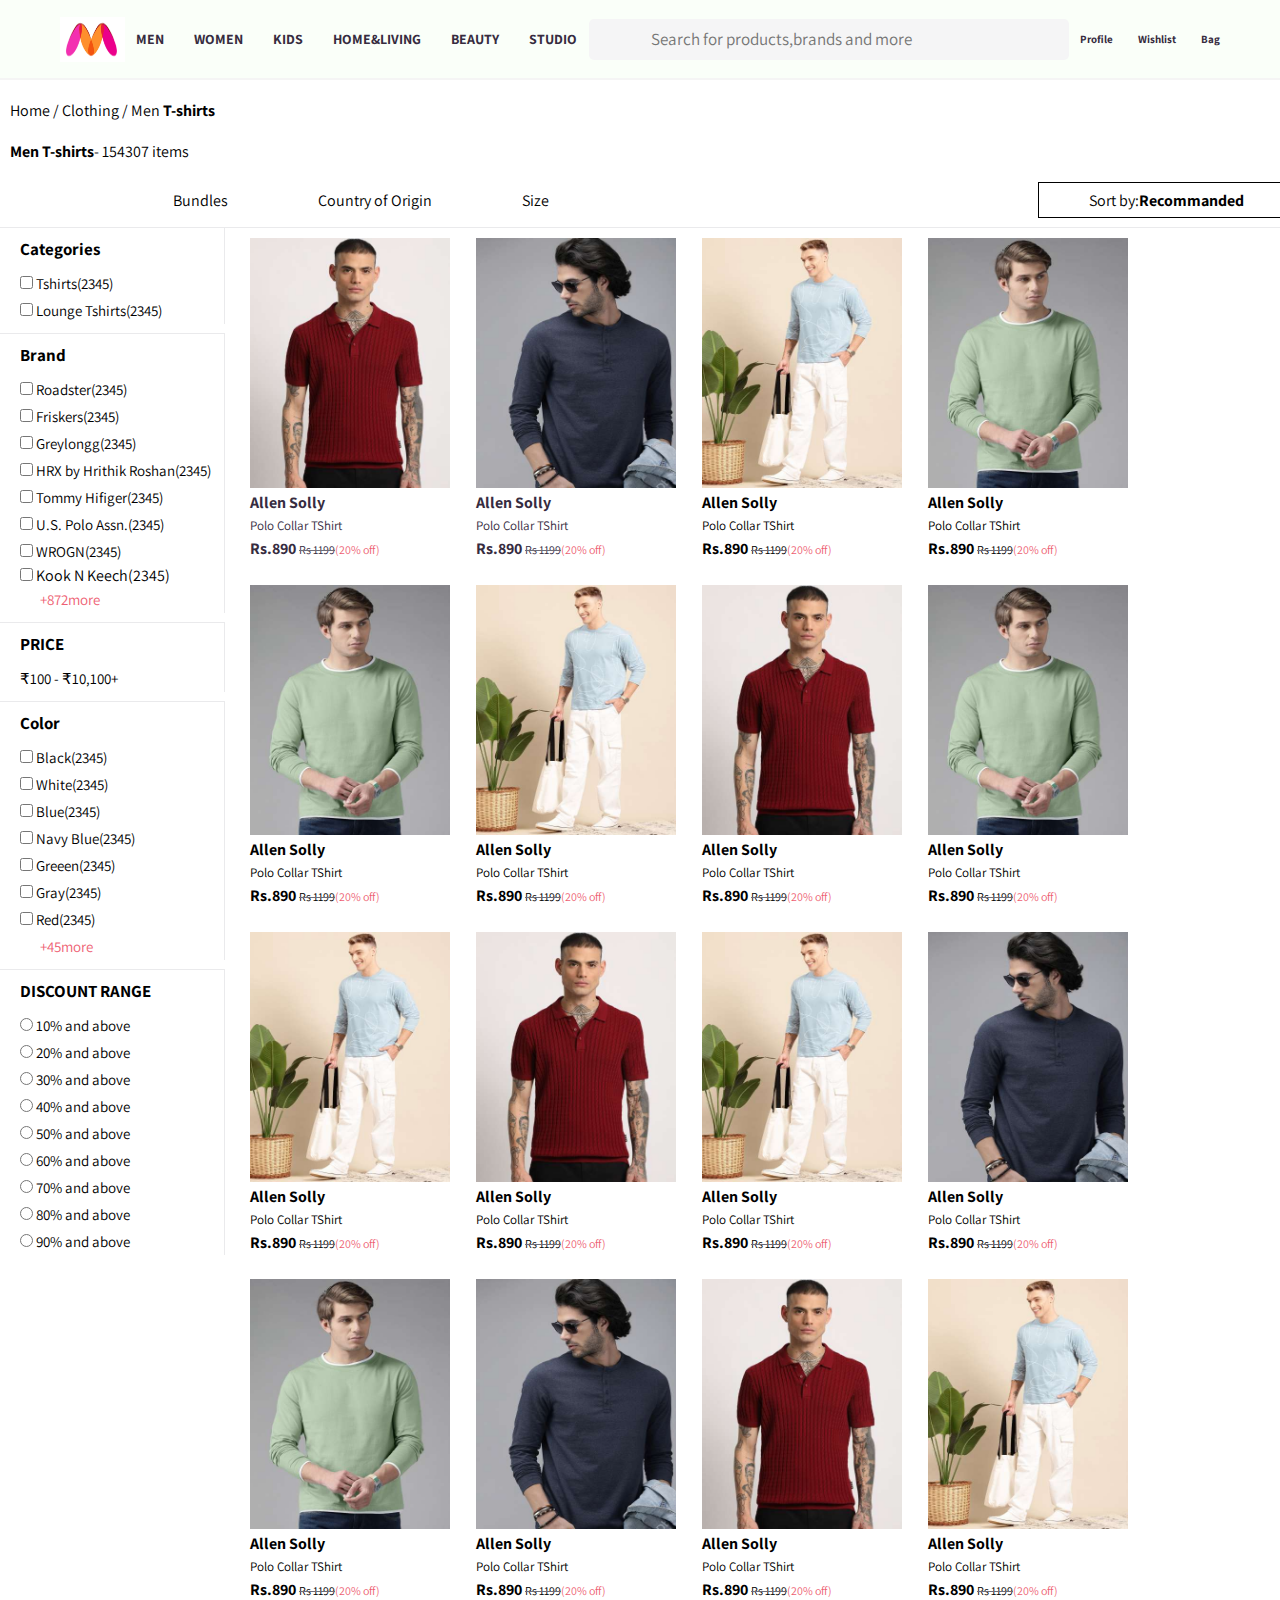
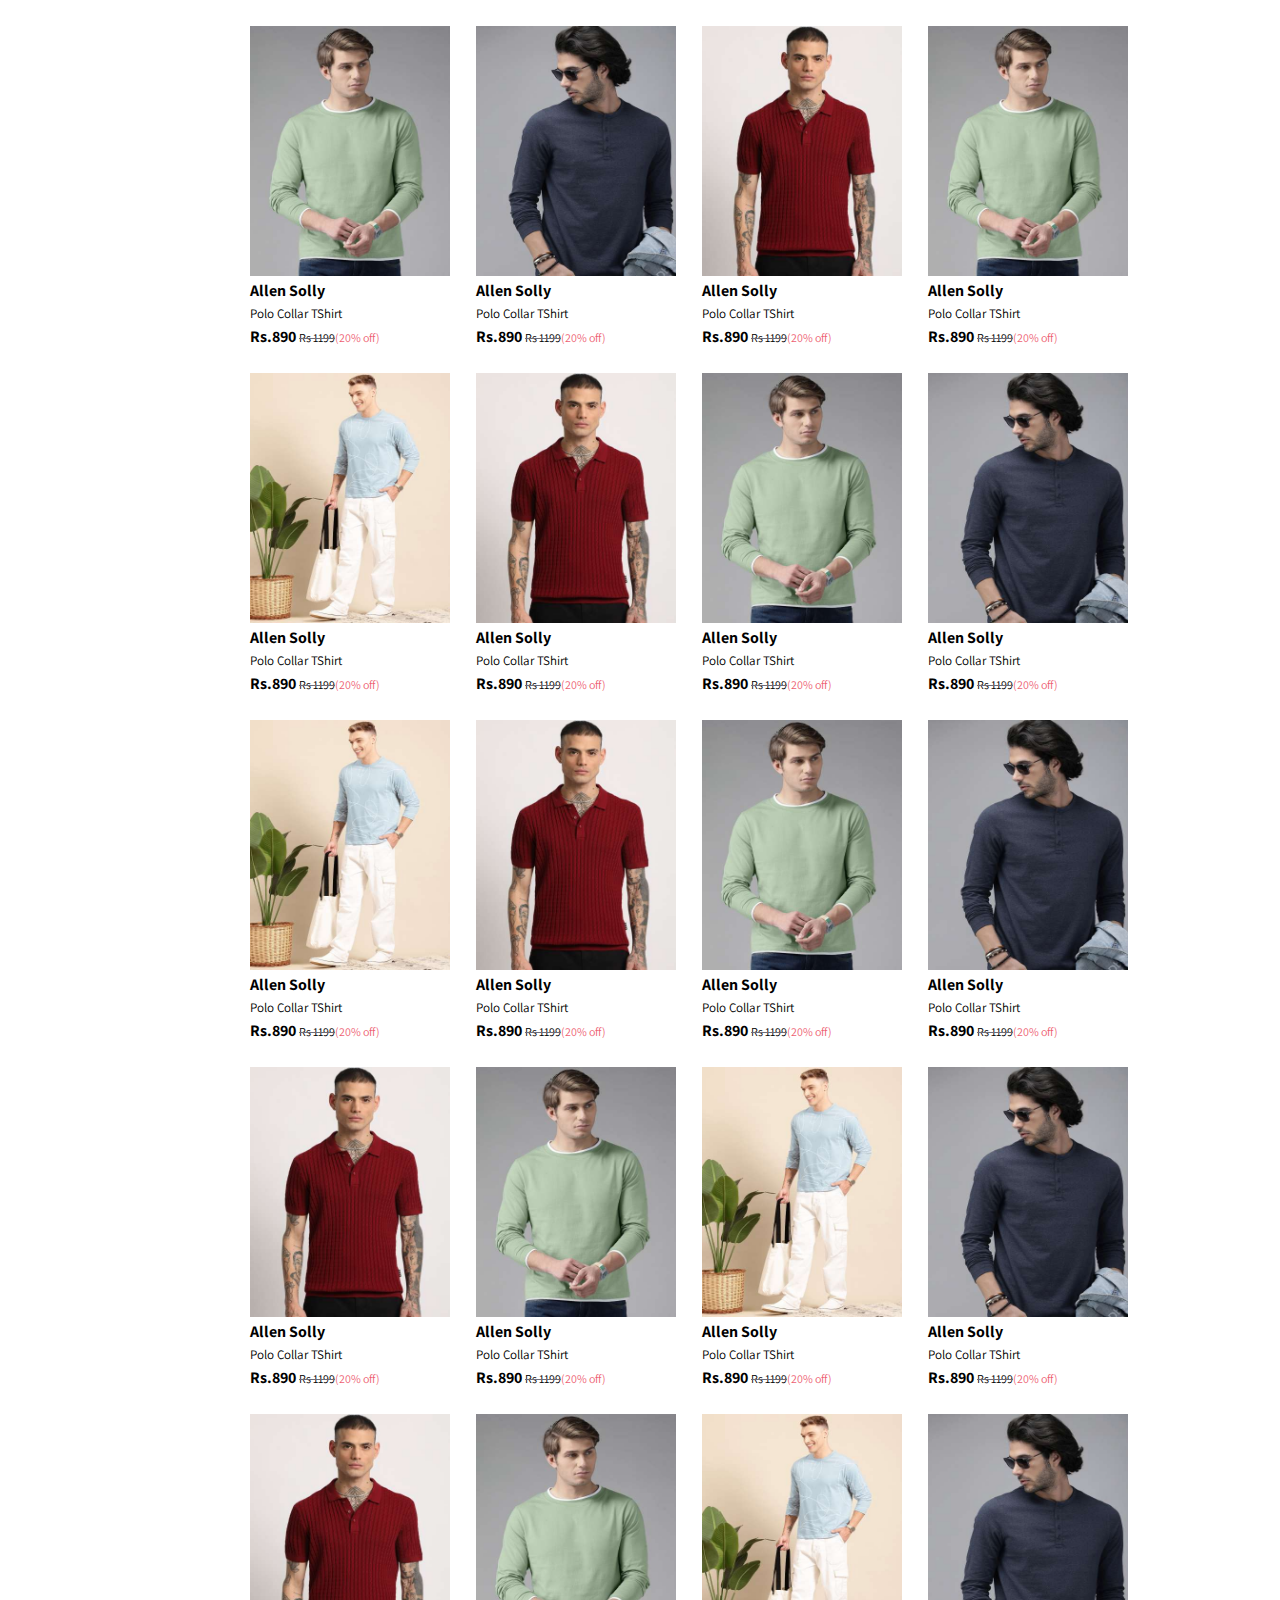
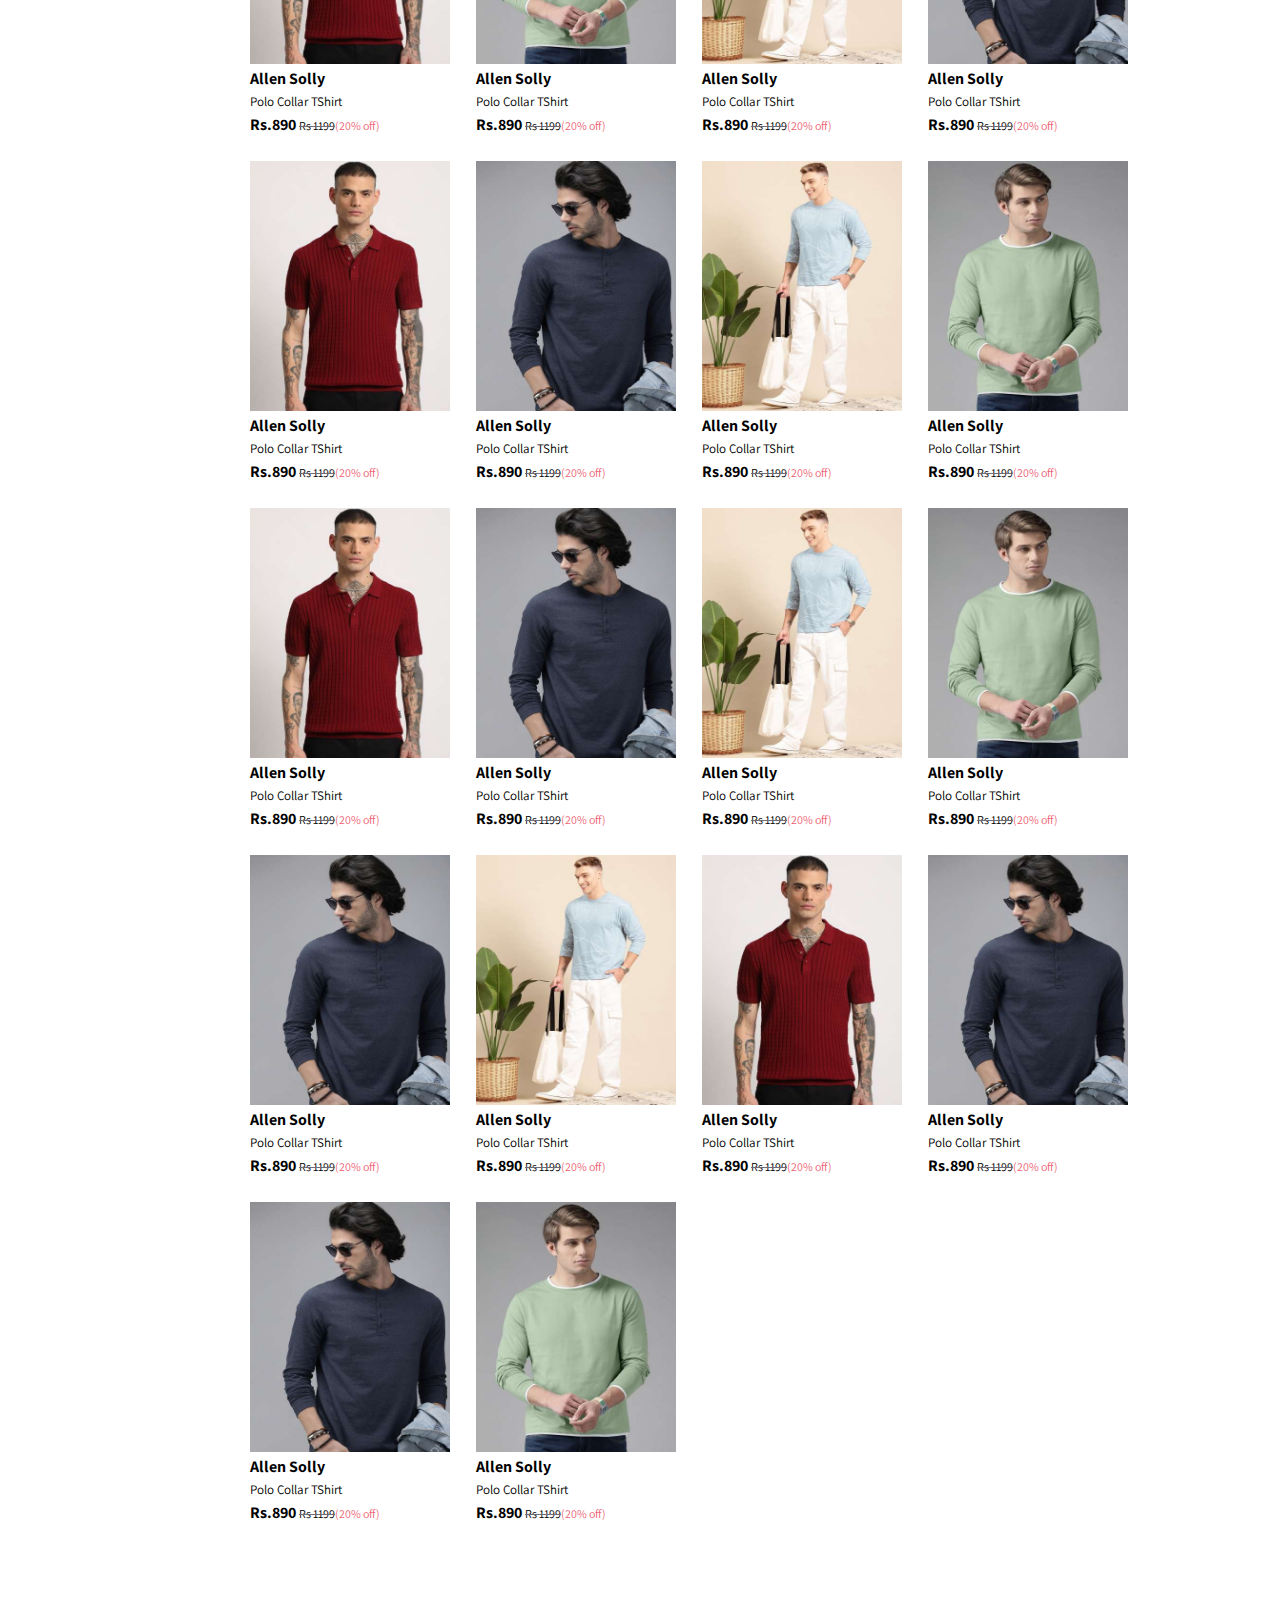
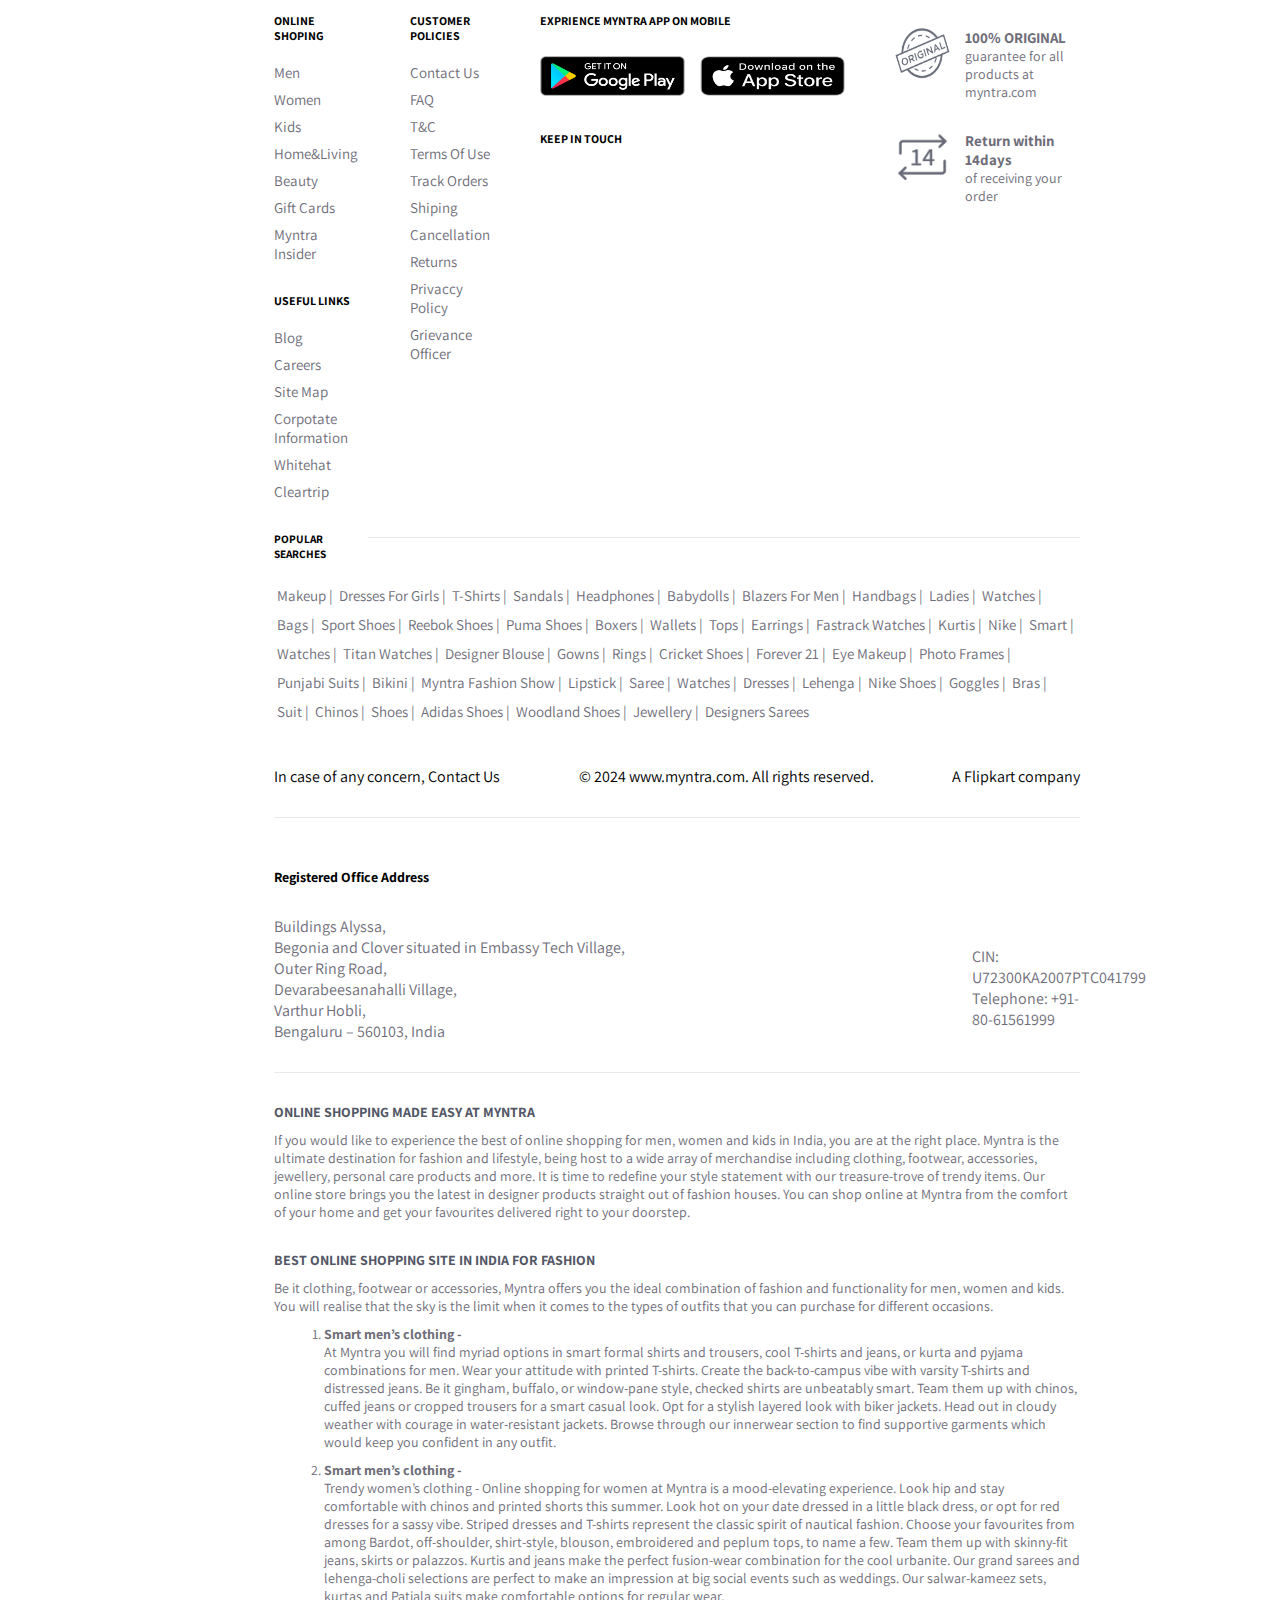
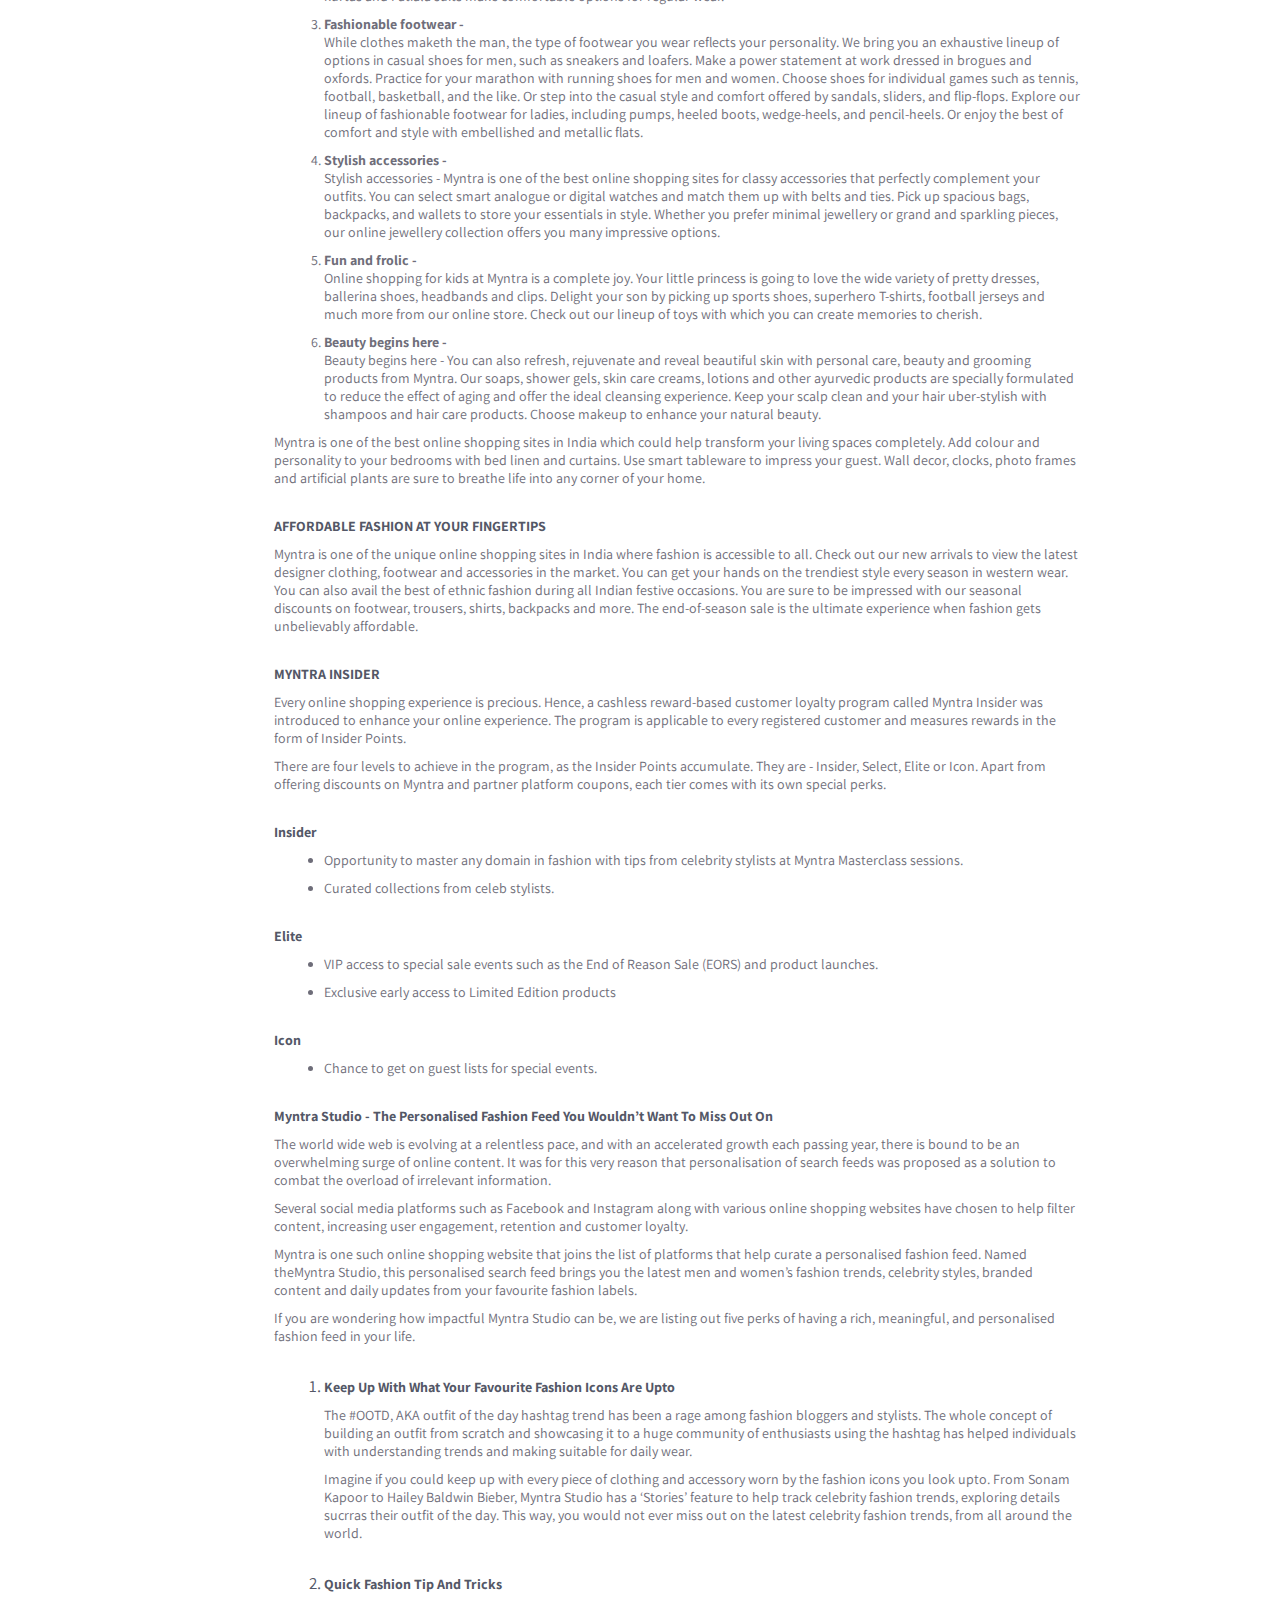
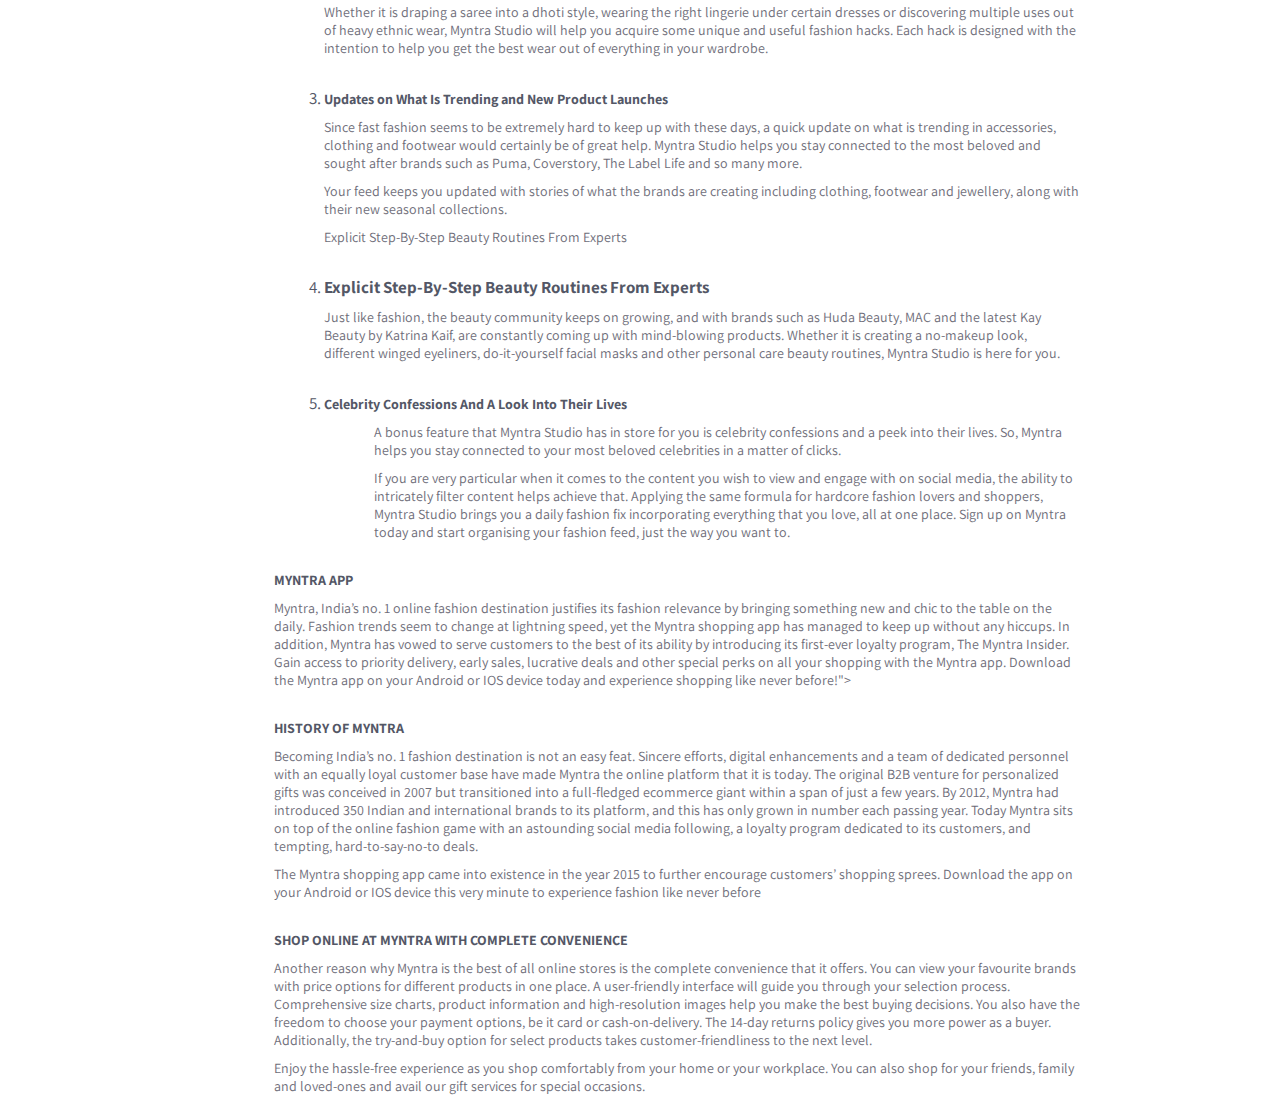
<file: tshirts.html>
<html>
    <head>
        <title>first page </title>
        <link rel="stylesheet" href="CSS/hello.css">
        <link href="https://fonts.googleapis.com/css2?family=Assistant:wght@200..800&display=swap" rel="stylesheet">
        <link rel="stylesheet" href="https://cdnjs.cloudflare.com/ajax/libs/font-awesome/6.6.0/css/all.min.css" integrity="sha512-Kc323vGBEqzTmouAECnVceyQqyqdsSiqLQISBL29aUW4U/M7pSPA/gEUZQqv1cwx4OnYxTxve5UMg5GT6L4JJg==" crossorigin="anonymous" referrerpolicy="no-referrer" />
    </head>
    <body class="body">

          <!---------- header start------- -->
        
    <div  class="header">
        <a href="index.html">  <div><img src="images/mintra.png" width="65px" height="45px"/></div></a>  
        <div class="header_points">
            <div class="men" >MEN 
            <div class="p1">
                <div>
                    <div class="p2">Topwear</div>
                    <div> T-shirts</div>
                    <div>Casual Shirts</div>
                    <div>Formal Shirts</div>
                    <div>Swetshirts</div>
                    <div>Sweaters  </div>
                    <div>Jackets</div>
                    <div>Blazers & Coats</div>
                    <div>Suits</div>
                    <div>Rain Jackets</div>
                    <div class="p3">Indian & Festive Wear</div>
                    <div>Kurtas & Kurta Sets</div>
                    <div> Sherwanis</div>
                    <div>Nehru Jackets</div>
                    <div>Dhotis</div>
                </div>
                <div>
                    <div class="p2">Bottomwear</div>
                    <div>Jeans </div>
                    <div>Casual Trousers</div>
                    <div>Formal Trousers</div>
                    <div>Shorts</div>
                    <div>Track Pants & Joggers</div>
                    <div class="p3">Innerwear & Sleepwear</div>
                    <div>Brifs & Trunks </div>
                    <div>Boxers</div>
                    <div>Vests</div>
                    <div>Sleepwear & Loungewear</div>
                    <div>Thermals</div>
                    <div class="p3">Plus Size</div>
                </div>
                <div>
                    <div class="p2">Footwear</div>
                    <div>Casual Shoes</div>
                    <div>Sports Shoes</div>
                    <div>formal Shoes</div>
                    <div>Sneakers </div>
                    <div>Sandala & Floaters</div>
                    <div>Flip Flops</div>
                    <div>Socks</div>
                    <div class="p3">Personal Care & Groming </div>
                    <div class="p3">Sunglasses & Frams</div>
                    <div class="p3">Watches</div>
                </div>
                <div>
                    <div  class="p2">Sports & Active Wear</div>
                    <div>Sports Shoes </div>
                    <div>Sports Sandals </div>
                    <div>Active T-Shirts </div>
                    <div>Track pants & Shorts</div>
                    <div>Tracksuts </div>
                    <div>Jackets & Sweatshirts</div>
                    <div>Sports Accessories</div>
                    <div>Swimwear</div>
                    <div class="p3">Gadgets</div>
                    <div>Smart Wearables</div>
                    <div>Fitness Gadgets</div>
                    <div>Headphones</div>
                    <div>Speakers</div>
                </div>
                
                <div>
                    <div class="p2">Fashion Accessories</div>
                    <div>Wallets</div>
                    <div>Belts</div>
                    <div>Perfumes & Body Mists</div>
                    <div>Trimmers</div>
                    <div>Deodorants </div>
                    <div>Ties,Cufflinks & Pocket Squares</div>
                    <div>Accessort Gift Sets</div>
                    <div>Caps & Hats</div>
                    <div>Mufflers,Scarve & Gloves </div>
                    <div>Phone Cases </div>
                    <div>Rings & Wristwear</div>
                    <div>Helmets</div>
                    <div class="p3">Bags & Backpacks</div>
                    <div class="p3">Luggages & Trolleys</div>
                </div>               
    </div>
</div>
            <div>WOMEN</div>
            <div>KIDS</div>
            <div>HOME&LIVING</div>
            <div>BEAUTY</div>
            <div>STUDIO</div>
        </div>
        <div class="search"> 
            <div class="searchlogo">   <i class="fa-solid fa-magnifying-glass " ></i>    </div>
            <input type="text" placeholder="Search for products,brands and more">
        </div>
        <div class="header_icons">
            <div>
            <div><i class="fa-regular fa-user headerico"></i></div>
            <div>Profile</div>
            </div>
            <div>
            <div><i class="fa-regular fa-heart headerico"></i></div>
            <div>Wishlist</div>
            </div>
            <div>
            <div><i class="fa-solid fa-bag-shopping headerico"></i></div>
            <div>Bag</div>
            </div>
        </div>
    </div>
    <div class="t1">Home / Clothing / Men <h4> T-shirts</h4></div>
      <div class="t1"><h4>Men T-shirts</h4>- 154307 items</div>
      <div class="t2">
        <div class="t3"><h4>FILTERS</h4></div>
        <div class="t4">
            <div>Bundles</div>
            <div>Country of Origin</div>
            <div>Size</div>
        </div>
        <div class="t5">Sort by:<h4>Recommanded</h4></div>
        </div>

        <div class="t6"></div>
        
        <div class="t7">
            <div class="t8">
                <div class="s1">
                    <div class="z1">Categories</div>
                    <div class="z2"> 
                            <input type="checkbox">
                        <label>Tshirts(2345)</label>
                    </div>
                        <div class="z2">
                            <input type="checkbox">
                        <label>Lounge Tshirts(2345)</label>
                        </div>
                </div>
                <div class="l1"></div>

                <div class="s1">
                <div class="l2">
                    <div class="z1">Brand</div>
                    <div class="z1a"><i class="fa-solid fa-magnifying-glass " ></i></div>
                </div>
              
                <div class="z2"><input type="checkbox">
                    <label>Roadster(2345)</label></div>
                <div class="z2"><input type="checkbox">
                    <label>Friskers(2345)</label></div>
                <div class="z2"><input type="checkbox">
                    <label>Greylongg(2345)</label></div>
                <div class="z2"><input type="checkbox">
                    <label>HRX by Hrithik Roshan(2345)</label></div>
                <div class="z2"><input type="checkbox">
                    <label>Tommy Hifiger(2345)</label></div>
                <div class="z2"><input type="checkbox">
                    <label>U.S. Polo Assn.(2345)</label></div>
                <div class="z2"><input type="checkbox">
                    <label>
                        WROGN(2345)</label></div>
                <div><input type="checkbox">
                    <label>Kook N Keech(2345)</label></div>
                <div class="z2a">+872more</div>
                </div>
                <div class="l1"></div>


            <div class="s1">
                <div class="z1">PRICE</div>
                <div></div>
                <div class="z2">
                    ₹100 - ₹10,100+</div>
                    </div>
                <div class="l1"></div>

                <div class="s1">
                    <div class="l2">
                        <div class="z1">Color</div>
                        <div class="z1a"><i class="fa-solid fa-magnifying-glass " ></i></div>
                    </div>
                <div class="z2"><input type="checkbox">
                    <label>Black(2345)</label></div>
                <div class="z2">
                    <input type="checkbox">
                    <label>White(2345)</label>
                </div>
                <div class="z2">
                    <input type="checkbox">
                    <label>Blue(2345)</label>
                </div>
                <div class="z2">
                    <input type="checkbox">
                    <label>Navy Blue(2345)</label>
                </div>
                <div class="z2">
                    <input type="checkbox">
                    <label>Greeen(2345)</label>
                </div>
                <div class="z2">
                    <input type="checkbox">
                    <label>Gray(2345)</label>
                </div>
                <div class="z2">
                    <input type="checkbox">
                    <label>Red(2345)</label>
                </div>
                <div class="z2a">+45more</div>
                </div>
                <div class="l1"></div>


                <div class="s1">
                <div class="z1">DISCOUNT RANGE</div>
                <div class="z2">
                    <input type="radio">
                    <label>10% and above</label>
                </div>
                <div class="z2">
                    <input type="radio">
                    <label>20% and above</label>
                </div>
                <div class="z2">
                    <input type="radio">
                    <label>30% and above</label>
                </div>
                <div class="z2">
                    <input type="radio">
                    <label>40% and above</label>
                </div>
                <div class="z2">
                    <input type="radio">
                    <label>50% and above</label>
                </div>
                <div class="z2">
                    <input type="radio">
                    <label>60% and above</label>
                </div>
                <div class="z2">
                    <input type="radio">
                    <label>70% and above</label>
                </div>
                <div class="z2">
                    <input type="radio">
                    <label>80% and above</label>
                </div>
                <div class="z2">
                    <input type="radio">
                    <label>90% and above</label>
                </div>
                </div>
            </div>
            <div class="t9">
                <a href="details.html"><div>
                    <div><img src="images/a1.jpg" width="200px" height="250px"/></div>
                    <div><div>
                        <div class="o1">Allen Solly</div>
                        <div class="o2">Polo Collar TShirt</div>
                        <div class="o3">Rs.890 <span class="w1">Rs 1199</span><span class="w2">(20% off)</span></div>
                    </div></div>
                </div></a>
                <a href="details.html"><div>
                    <div><img src="images/a2.jpg" width="200px" height="250px"/></div>
                    <div><div>
                        <div class="o1">Allen Solly</div>
                        <div class="o2">Polo Collar TShirt</div>
                        <div class="o3">Rs.890 <span class="w1">Rs 1199</span><span class="w2">(20% off)</span></div>
                    </div></div>
                </div></a>
                <div>
                    <div><img src="images/a3.jpg" width="200px" height="250px"/></div>
                    <div><div>
                        <div class="o1">Allen Solly</div>
                        <div class="o2">Polo Collar TShirt</div>
                        <div class="o3">Rs.890 <span class="w1">Rs 1199</span><span class="w2">(20% off)</span></div>
                    </div></div>
                </div>
                <div>
                    <div><img src="images/a4.jpg" width="200px" height="250px"/></div>
                    <div><div>
                        <div class="o1">Allen Solly</div>
                        <div class="o2">Polo Collar TShirt</div>
                        <div class="o3">Rs.890 <span class="w1">Rs 1199</span><span class="w2">(20% off)</span></div>
                    </div></div>
                </div>
                <div>
                    <div><img src="images/a4.jpg" width="200px" height="250px"/></div>
                    <div><div>
                        <div class="o1">Allen Solly</div>
                        <div class="o2">Polo Collar TShirt</div>
                        <div class="o3">Rs.890 <span class="w1">Rs 1199</span><span class="w2">(20% off)</span></div>
                    </div></div>
                </div>
                <div>
                    <div><img src="images/a3.jpg" width="200px" height="250px"/></div>
                    <div><div>
                        <div class="o1">Allen Solly</div>
                        <div class="o2">Polo Collar TShirt</div>
                        <div class="o3">Rs.890 <span class="w1">Rs 1199</span><span class="w2">(20% off)</span></div>
                    </div></div>
                </div>
                <div>
                    <div><img src="images/a1.jpg" width="200px" height="250px"/></div>
                    <div><div>
                        <div class="o1">Allen Solly</div>
                        <div class="o2">Polo Collar TShirt</div>
                        <div class="o3">Rs.890 <span class="w1">Rs 1199</span><span class="w2">(20% off)</span></div>
                    </div></div>
                </div>
                <div>
                    <div><img src="images/a4.jpg" width="200px" height="250px"/></div>
                    <div><div>
                        <div class="o1">Allen Solly</div>
                        <div class="o2">Polo Collar TShirt</div>
                        <div class="o3">Rs.890 <span class="w1">Rs 1199</span><span class="w2">(20% off)</span></div>
                    </div></div>
                </div>
                <div>
                    <div><img src="images/a3.jpg" width="200px" height="250px"/></div>
                    <div>
                        <div class="o1">Allen Solly</div>
                        <div class="o2">Polo Collar TShirt</div>
                        <div class="o3">Rs.890 <span class="w1">Rs 1199</span><span class="w2">(20% off)</span></div>
                    </div>
                </div>
                <div>
                    <div><img src="images/a1.jpg" width="200px" height="250px"/></div>
                    <div>
                        <div class="o1">Allen Solly</div>
                        <div class="o2">Polo Collar TShirt</div>
                        <div class="o3">Rs.890 <span class="w1">Rs 1199</span><span class="w2">(20% off)</span></div>
                    </div>
                </div>
                <div>
                    <div><img src="images/a3.jpg" width="200px" height="250px"/></div>
                    <div>
                        <div class="o1">Allen Solly</div>
                        <div class="o2">Polo Collar TShirt</div>
                        <div class="o3">Rs.890 <span class="w1">Rs 1199</span><span class="w2">(20% off)</span></div>
                    </div>
                </div>
                <div>
                    <div><img src="images/a2.jpg" width="200px" height="250px"/></div>
                    <div>
                        <div class="o1">Allen Solly</div>
                        <div class="o2">Polo Collar TShirt</div>
                        <div class="o3">Rs.890 <span class="w1">Rs 1199</span><span class="w2">(20% off)</span></div>
                    </div>
                </div>
                <div>
                    <div><img src="images/a4.jpg" width="200px" height="250px"/></div>
                    <div>
                        <div class="o1">Allen Solly</div>
                        <div class="o2">Polo Collar TShirt</div>
                        <div class="o3">Rs.890 <span class="w1">Rs 1199</span><span class="w2">(20% off)</span></div>
                    </div>
                </div>
                <div>
                    <div><img src="images/a2.jpg" width="200px" height="250px"/></div>
                    <div>
                        <div class="o1">Allen Solly</div>
                        <div class="o2">Polo Collar TShirt</div>
                        <div class="o3">Rs.890 <span class="w1">Rs 1199</span><span class="w2">(20% off)</span></div>
                    </div>
                </div>
                <div>
                    <div><img src="images/a1.jpg" width="200px" height="250px"/></div>
                    <div>
                        <div class="o1">Allen Solly</div>
                        <div class="o2">Polo Collar TShirt</div>
                        <div class="o3">Rs.890 <span class="w1">Rs 1199</span><span class="w2">(20% off)</span></div>
                    </div>
                </div>
                <div>
                    <div><img src="images/a3.jpg" width="200px" height="250px"/></div>
                    <div>
                        <div class="o1">Allen Solly</div>
                        <div class="o2">Polo Collar TShirt</div>
                        <div class="o3">Rs.890 <span class="w1">Rs 1199</span><span class="w2">(20% off)</span></div>
                    </div>
                </div>
                <div>
                    <div><img src="images/a4.jpg" width="200px" height="250px"/></div>
                    <div>
                        <div class="o1">Allen Solly</div>
                        <div class="o2">Polo Collar TShirt</div>
                        <div class="o3">Rs.890 <span class="w1">Rs 1199</span><span class="w2">(20% off)</span></div>
                    </div>
                </div>
                <div>
                    <div><img src="images/a2.jpg" width="200px" height="250px"/></div>
                    <div>
                        <div class="o1">Allen Solly</div>
                        <div class="o2">Polo Collar TShirt</div>
                        <div class="o3">Rs.890 <span class="w1">Rs 1199</span><span class="w2">(20% off)</span></div>
                    </div>
                </div>
                <div>
                    <div><img src="images/a1.jpg" width="200px" height="250px"/></div>
                    <div>
                        <div class="o1">Allen Solly</div>
                        <div class="o2">Polo Collar TShirt</div>
                        <div class="o3">Rs.890 <span class="w1">Rs 1199</span><span class="w2">(20% off)</span></div>
                    </div>
                </div>
                <div>
                    <div><img src="images/a4.jpg" width="200px" height="250px"/></div>
                    <div>
                        <div class="o1">Allen Solly</div>
                        <div class="o2">Polo Collar TShirt</div>
                        <div class="o3">Rs.890 <span class="w1">Rs 1199</span><span class="w2">(20% off)</span></div>
                    </div>
                </div>
                <div>
                    <div><img src="images/a3.jpg" width="200px" height="250px"/></div>
                    <div>
                        <div class="o1">Allen Solly</div>
                        <div class="o2">Polo Collar TShirt</div>
                        <div class="o3">Rs.890 <span class="w1">Rs 1199</span><span class="w2">(20% off)</span></div>
                    </div>
                </div>
                <div>
                    <div><img src="images/a1.jpg" width="200px" height="250px"/></div>
                    <div>
                        <div class="o1">Allen Solly</div>
                        <div class="o2">Polo Collar TShirt</div>
                        <div class="o3">Rs.890 <span class="w1">Rs 1199</span><span class="w2">(20% off)</span></div>
                    </div>
                </div>
                <div>
                    <div><img src="images/a4.jpg" width="200px" height="250px"/></div>
                    <div>
                        <div class="o1">Allen Solly</div>
                        <div class="o2">Polo Collar TShirt</div>
                        <div class="o3">Rs.890 <span class="w1">Rs 1199</span><span class="w2">(20% off)</span></div>
                    </div>
                </div>
                <div>
                    <div><img src="images/a2.jpg" width="200px" height="250px"/></div>
                    <div>
                        <div class="o1">Allen Solly</div>
                        <div class="o2">Polo Collar TShirt</div>
                        <div class="o3">Rs.890 <span class="w1">Rs 1199</span><span class="w2">(20% off)</span></div>
                    </div>
                </div>
                <div>
                    <div><img src="images/a3.jpg" width="200px" height="250px"/></div>
                    <div>
                        <div class="o1">Allen Solly</div>
                        <div class="o2">Polo Collar TShirt</div>
                        <div class="o3">Rs.890 <span class="w1">Rs 1199</span><span class="w2">(20% off)</span></div>
                    </div>
                </div>
                <div>
                    <div><img src="images/a1.jpg" width="200px" height="250px"/></div>
                    <div>
                        <div class="o1">Allen Solly</div>
                        <div class="o2">Polo Collar TShirt</div>
                        <div class="o3">Rs.890 <span class="w1">Rs 1199</span><span class="w2">(20% off)</span></div>
                    </div>
                </div>
                <div>
                    <div><img src="images/a4.jpg" width="200px" height="250px"/></div>
                    <div>
                        <div class="o1">Allen Solly</div>
                        <div class="o2">Polo Collar TShirt</div>
                        <div class="o3">Rs.890 <span class="w1">Rs 1199</span><span class="w2">(20% off)</span></div>
                    </div>
                </div>
                <div>
                    <div><img src="images/a2.jpg" width="200px" height="250px"/></div>
                    <div>
                        <div class="o1">Allen Solly</div>
                        <div class="o2">Polo Collar TShirt</div>
                        <div class="o3">Rs.890 <span class="w1">Rs 1199</span><span class="w2">(20% off)</span></div>
                    </div>
                </div>
                <div>
                    <div><img src="images/a1.jpg" width="200px" height="250px"/></div>
                    <div>
                        <div class="o1">Allen Solly</div>
                        <div class="o2">Polo Collar TShirt</div>
                        <div class="o3">Rs.890 <span class="w1">Rs 1199</span><span class="w2">(20% off)</span></div>
                    </div>
                </div>
                <div>
                    <div><img src="images/a4.jpg" width="200px" height="250px"/></div>
                    <div>
                        <div class="o1">Allen Solly</div>
                        <div class="o2">Polo Collar TShirt</div>
                        <div class="o3">Rs.890 <span class="w1">Rs 1199</span><span class="w2">(20% off)</span></div>
                    </div>
                </div>
                <div>
                    <div><img src="images/a3.jpg" width="200px" height="250px"/></div>
                    <div>
                        <div class="o1">Allen Solly</div>
                        <div class="o2">Polo Collar TShirt</div>
                        <div class="o3">Rs.890 <span class="w1">Rs 1199</span><span class="w2">(20% off)</span></div>
                    </div>
                </div>
                <div>
                    <div><img src="images/a2.jpg" width="200px" height="250px"/></div>
                    <div>
                        <div class="o1">Allen Solly</div>
                        <div class="o2">Polo Collar TShirt</div>
                        <div class="o3">Rs.890 <span class="w1">Rs 1199</span><span class="w2">(20% off)</span></div>
                    </div>
                </div>
                <div>
                    <div><img src="images/a1.jpg" width="200px" height="250px"/></div>
                    <div>
                        <div class="o1">Allen Solly</div>
                        <div class="o2">Polo Collar TShirt</div>
                        <div class="o3">Rs.890 <span class="w1">Rs 1199</span><span class="w2">(20% off)</span></div>
                    </div>
                </div>
                <div>
                    <div><img src="images/a4.jpg" width="200px" height="250px"/></div>
                    <div>
                        <div class="o1">Allen Solly</div>
                        <div class="o2">Polo Collar TShirt</div>
                        <div class="o3">Rs.890 <span class="w1">Rs 1199</span><span class="w2">(20% off)</span></div>
                    </div>
                </div>
                <div>
                    <div><img src="images/a3.jpg" width="200px" height="250px"/></div>
                    <div>
                        <div class="o1">Allen Solly</div>
                        <div class="o2">Polo Collar TShirt</div>
                        <div class="o3">Rs.890 <span class="w1">Rs 1199</span><span class="w2">(20% off)</span></div>
                    </div>
                </div>
                <div>
                    <div><img src="images/a2.jpg" width="200px" height="250px"/></div>
                    <div>
                        <div class="o1">Allen Solly</div>
                        <div class="o2">Polo Collar TShirt</div>
                        <div class="o3">Rs.890 <span class="w1">Rs 1199</span><span class="w2">(20% off)</span></div>
                    </div>
                </div>
                <div>
                    <div><img src="images/a1.jpg" width="200px" height="250px"/></div>
                    <div>
                        <div class="o1">Allen Solly</div>
                        <div class="o2">Polo Collar TShirt</div>
                        <div class="o3">Rs.890 <span class="w1">Rs 1199</span><span class="w2">(20% off)</span></div>
                    </div>
                </div>
                <div>
                    <div><img src="images/a2.jpg" width="200px" height="250px"/></div>
                    <div>
                        <div class="o1">Allen Solly</div>
                        <div class="o2">Polo Collar TShirt</div>
                        <div class="o3">Rs.890 <span class="w1">Rs 1199</span><span class="w2">(20% off)</span></div>
                    </div>
                </div>
                <div>
                    <div><img src="images/a3.jpg" width="200px" height="250px"/></div>
                    <div>
                        <div class="o1">Allen Solly</div>
                        <div class="o2">Polo Collar TShirt</div>
                        <div class="o3">Rs.890 <span class="w1">Rs 1199</span><span class="w2">(20% off)</span></div>
                    </div>
                </div>
                <div>
                    <div><img src="images/a4.jpg" width="200px" height="250px"/></div>
                    <div>
                        <div class="o1">Allen Solly</div>
                        <div class="o2">Polo Collar TShirt</div>
                        <div class="o3">Rs.890 <span class="w1">Rs 1199</span><span class="w2">(20% off)</span></div>
                    </div>
                </div>
                <div>
                    <div><img src="images/a1.jpg" width="200px" height="250px"/></div>
                    <div>
                        <div class="o1">Allen Solly</div>
                        <div class="o2">Polo Collar TShirt</div>
                        <div class="o3">Rs.890 <span class="w1">Rs 1199</span><span class="w2">(20% off)</span></div>
                    </div>
                </div>
                <div>
                    <div><img src="images/a2.jpg" width="200px" height="250px"/></div>
                    <div>
                        <div class="o1">Allen Solly</div>
                        <div class="o2">Polo Collar TShirt</div>
                        <div class="o3">Rs.890 <span class="w1">Rs 1199</span><span class="w2">(20% off)</span></div>
                    </div>
                </div>
                <div>
                    <div><img src="images/a3.jpg" width="200px" height="250px"/></div>
                    <div>
                        <div class="o1">Allen Solly</div>
                        <div class="o2">Polo Collar TShirt</div>
                        <div class="o3">Rs.890 <span class="w1">Rs 1199</span><span class="w2">(20% off)</span></div>
                    </div>
                </div>
                <div>
                    <div><img src="images/a4.jpg" width="200px" height="250px"/></div>
                    <div>
                        <div class="o1">Allen Solly</div>
                        <div class="o2">Polo Collar TShirt</div>
                        <div class="o3">Rs.890 <span class="w1">Rs 1199</span><span class="w2">(20% off)</span></div>
                    </div>
                </div>
                <div>
                    <div><img src="images/a2.jpg" width="200px" height="250px"/></div>
                    <div>
                        <div class="o1">Allen Solly</div>
                        <div class="o2">Polo Collar TShirt</div>
                        <div class="o3">Rs.890 <span class="w1">Rs 1199</span><span class="w2">(20% off)</span></div>
                    </div>
                </div>
                <div>
                    <div><img src="images/a3.jpg" width="200px" height="250px"/></div>
                    <div>
                        <div class="o1">Allen Solly</div>
                        <div class="o2">Polo Collar TShirt</div>
                        <div class="o3">Rs.890 <span class="w1">Rs 1199</span><span class="w2">(20% off)</span></div>
                    </div>
                </div>
                <div>
                    <div><img src="images/a1.jpg" width="200px" height="250px"/></div>
                    <div>
                        <div class="o1">Allen Solly</div>
                        <div class="o2">Polo Collar TShirt</div>
                        <div class="o3">Rs.890 <span class="w1">Rs 1199</span><span class="w2">(20% off)</span></div>
                    </div>
                </div>
                <div>
                    <div><img src="images/a2.jpg" width="200px" height="250px"/></div>
                    <div>
                        <div class="o1">Allen Solly</div>
                        <div class="o2">Polo Collar TShirt</div>
                        <div class="o3">Rs.890 <span class="w1">Rs 1199</span><span class="w2">(20% off)</span></div>
                    </div>
                </div>
                <div>
                    <div><img src="images/a2.jpg" width="200px" height="250px"/></div>
                    <div>
                        <div class="o1">Allen Solly</div>
                        <div class="o2">Polo Collar TShirt</div>
                        <div class="o3">Rs.890 <span class="w1">Rs 1199</span><span class="w2">(20% off)</span></div>
                    </div>
                </div>
                <div>
                    <div><img src="images/a4.jpg" width="200px" height="250px"/></div>
                    <div>
                        <div class="o1">Allen Solly</div>
                        <div class="o2">Polo Collar TShirt</div>
                        <div class="o3">Rs.890 <span class="w1">Rs 1199</span><span class="w2">(20% off)</span></div>
                    </div>
                </div>
            </div>
        </div>







        <div class="you">

            <div class="footer">
                <div class="king">
                    <div><h5>ONLINE SHOPING</h5></div>
                    <div>Men</div>
                    <div>Women</div>
                    <div>Kids</div>
                    <div>Home&Living</div>
                    <div>Beauty</div>
                    <div>Gift Cards </div>
                    <div>Myntra Insider</div>
                    <div><h5>USEFUL LINKS</h5></div>
                    <div>Blog</div>
                    <div>Careers</div>
                    <div>Site Map</div>
                    <div>Corpotate Information</div>
                    <div>Whitehat</div>
                    <div>Cleartrip</div>
                </div>
                <div class="king">
                  <div> <h5>CUSTOMER POLICIES</h5></div> 
                    <div>Contact Us</div>
                    <div>FAQ</div>
                    <div>T&C</div>
                    <div>Terms Of Use</div>
                    <div>Track Orders </div>
                    <div>Shiping</div>
                    <div>Cancellation</div>
                    <div>Returns</div>
                    <div>Privaccy Policy</div>
                    <div>Grievance Officer</div>
                </div>
                <div class="king">
                    <div><h5>EXPRIENCE MYNTRA APP ON MOBILE</h5>
                        <div class="displayflex">
                    <div><img src="images/y2.png" width="145px" height="40px" /></div>
                    <div><img src="images/y1.png" width="145px" height="40px" /></div>
                        </div>
                    </div>
                    <div class="king">
                        <div><h6>KEEP IN TOUCH</h6></div>
                        <div class="displayflex">
                    <div><i class="fa-brands fa-square-facebook"></i></div>
                    <div><i class="fa-brands fa-twitter"></i></div>
                    <div><i class="fa-brands fa-youtube"></i></div>
                    <div><i class="fa-brands fa-square-instagram"></i></div> 
                        </div>     
                   </div>
                </div>
                <div class="king_loin">
                    <div class="displayflex">
                        <div><img src="images/j1.png" width="55px" height="55px" /></div>
                        <div> <span class="inline"><h5>100% ORIGINAL</h5></span>guarantee for all products at myntra.com</div>
                    </div>
                    <div  class="displayflex">
                        <div><img src="images/j2.png" width="55px" height="55px" /></div>
                        <div ><span class="inline"><h5>Return within 14days</h5></span>of receiving your order</div>
                    </div>
                </div>
                
            </div>
            <div class="footer1">
                <div  class="h"><h6>POPULAR SEARCHES</h6></div>
                <div class="h1"></div>
              </div>
            <div></div>
            
            <div class="king_loin1">
                <div> Makeup |</div>             <div> Dresses For Girls |</div>           <div>  T-Shirts |</div>           <div>  Sandals |</div>      <div>  Headphones |</div>         <div>   Babydolls |</div>            <div>Blazers For Men |</div>         <div>Handbags |</div>        <div>Ladies |</div>            <div>Watches |</div>                <div>Bags |</div>                     <div>Sport Shoes |</div>        <div>Reebok Shoes |</div>         <div> Puma Shoes |</div>         <div> Boxers |</div>                     <div>Wallets |</div>         <div>Tops |</div>              <div>Earrings |</div>           <div> Fastrack Watches |</div>                  <div> Kurtis |</div>       <div>Nike |</div>             <div>Smart |</div>              <div>Watches |</div>                    <div> Titan Watches |</div>        <div> Designer Blouse |</div>            <div> Gowns |</div>          <div> Rings |</div>           <div>  Cricket Shoes |</div>        <div> Forever 21 |</div>        <div>  Eye Makeup |</div>         <div> Photo Frames |</div>         <div> Punjabi Suits |</div>         <div>Bikini |</div>         <div>Myntra Fashion Show |</div>         <div>Lipstick |</div>                   <div>Saree |</div>          <div>Watches |</div>               <div>Dresses |</div>                <div>Lehenga |</div>              <div>Nike Shoes |</div>         <div> Goggles |</div>         <div>Bras |</div>          <div>Suit |</div>          <div>Chinos |</div>         <div>Shoes |</div>        <div>Adidas Shoes |</div>         <div>Woodland Shoes |</div>         <div>Jewellery |</div>       <div>Designers Sarees</div>
            </div>
            
            <div class="king_loin2">
                <div>In case of any concern, Contact Us</div>
                <div>© 2024 www.myntra.com. All rights reserved.</div>
                <div>A Flipkart company</div>
            </div>
            <div></div>
            <div class="gy"></div>

            <div   class="gh1"> 
                <div><h5>Registered Office Address</h5></div>
                <div   class="gh2">
                    <div  class="gh3">
                        <div>Buildings Alyssa,</div>
                        <div>Begonia and Clover situated in Embassy Tech Village,</div>
                        <div>Outer Ring Road,</div>
                        <div>Devarabeesanahalli Village,</div>
                        <div>Varthur Hobli,</div>
                        <div>Bengaluru – 560103, India</div>
                     </div>
                     <div  class="gh4">
                        <div>CIN: U72300KA2007PTC041799</div>
                        <div>Telephone: +91-80-61561999</div>
                    </div>
                </div>
            </div>
            <div class="gy"></div>
            
            <div class="gh5"><h5>ONLINE SHOPPING MADE EASY AT MYNTRA</h5></div>
            <div class="gh6">If you would like to experience the best of online shopping for men, women and kids in India, you are at the right place. Myntra is the ultimate destination for fashion and lifestyle, being host to a wide array of merchandise including clothing, footwear, accessories, jewellery, personal care products and more. It is time to redefine your style statement with our treasure-trove of trendy items. Our online store brings you the latest in designer products straight out of fashion houses. You can shop online at Myntra from the comfort of your home and get your favourites delivered right to your doorstep.
                </div>
            
                <div class="gh5"><h5>BEST ONLINE SHOPPING SITE IN INDIA FOR FASHION</h5></div>
                <div class="gh6">Be it clothing, footwear or accessories, Myntra offers you the ideal combination of fashion and functionality for men, women and kids. You will realise that the sky is the limit when it comes to the types of outfits that you can purchase for different occasions.</div>
                <div class="ghi">
                    <ol>
                   <li class="gh6 gh7"><div ><span class="hgf"><h4>Smart men’s clothing -</h4></span> At Myntra you will find myriad options in smart formal shirts and trousers, cool T-shirts and jeans, or kurta and pyjama combinations for men. Wear your attitude with printed T-shirts. Create the back-to-campus vibe with varsity T-shirts and distressed jeans. Be it gingham, buffalo, or window-pane style, checked shirts are unbeatably smart. Team them up with chinos, cuffed jeans or cropped trousers for a smart casual look. Opt for a stylish layered look with biker jackets. Head out in cloudy weather with courage in water-resistant jackets. Browse through our innerwear section to find supportive garments which would keep you confident in any outfit.</div></li> 
                    <li  class="gh6 gh7"><div><span class="hgf"><h4>Smart men’s clothing -</h4></span>Trendy women’s clothing - Online shopping for women at Myntra is a mood-elevating experience. Look hip and stay comfortable with chinos and printed shorts this summer. Look hot on your date dressed in a little black dress, or opt for red dresses for a sassy vibe. Striped dresses and T-shirts represent the classic spirit of nautical fashion. Choose your favourites from among Bardot, off-shoulder, shirt-style, blouson, embroidered and peplum tops, to name a few. Team them up with skinny-fit jeans, skirts or palazzos. Kurtis and jeans make the perfect fusion-wear combination for the cool urbanite. Our grand sarees and lehenga-choli selections are perfect to make an impression at big social events such as weddings. Our salwar-kameez sets, kurtas and Patiala suits make comfortable options for regular wear.</div></li>
                    <li  class="gh6 gh7"><div><span class="hgf"><h4>Fashionable footwear -</h4></span> While clothes maketh the man, the type of footwear you wear reflects your personality. We bring you an exhaustive lineup of options in casual shoes for men, such as sneakers and loafers. Make a power statement at work dressed in brogues and oxfords. Practice for your marathon with running shoes for men and women. Choose shoes for individual games such as tennis, football, basketball, and the like. Or step into the casual style and comfort offered by sandals, sliders, and flip-flops. Explore our lineup of fashionable footwear for ladies, including pumps, heeled boots, wedge-heels, and pencil-heels. Or enjoy the best of comfort and style with embellished and metallic flats.</div></li>
                    <li class="gh6 gh7"><div><span class="hgf"><h4>Stylish accessories -</h4></span>Stylish accessories - Myntra is one of the best online shopping sites for classy accessories that perfectly complement your outfits. You can select smart analogue or digital watches and match them up with belts and ties. Pick up spacious bags, backpacks, and wallets to store your essentials in style. Whether you prefer minimal jewellery or grand and sparkling pieces, our online jewellery collection offers you many impressive options.</div></li> 
                    <li class="gh6 gh7"><div><span class="hgf"><h4>Fun and frolic -</h4></span> Online shopping for kids at Myntra is a complete joy. Your little princess is going to love the wide variety of pretty dresses, ballerina shoes, headbands and clips. Delight your son by picking up sports shoes, superhero T-shirts, football jerseys and much more from our online store. Check out our lineup of toys with which you can create memories to cherish.</div></li>
                    <li class="gh6 gh7"><div><span class="hgf"><h4>Beauty begins here -</h4></span>Beauty begins here - You can also refresh, rejuvenate and reveal beautiful skin with personal care, beauty and grooming products from Myntra. Our soaps, shower gels, skin care creams, lotions and other ayurvedic products are specially formulated to reduce the effect of aging and offer the ideal cleansing experience. Keep your scalp clean and your hair uber-stylish with shampoos and hair care products. Choose makeup to enhance your natural beauty.</div></li>
                </ol>
                </div>
                <div class="gh6">Myntra is one of the best online shopping sites in India which could help transform your living spaces completely. Add colour and personality to your bedrooms with bed linen and curtains. Use smart tableware to impress your guest. Wall decor, clocks, photo frames and artificial plants are sure to breathe life into any corner of your home.</div>
            
            <div  class="gh5"><h5>AFFORDABLE FASHION AT YOUR FINGERTIPS</h5></div>
            <div class="gh6">Myntra is one of the unique online shopping sites in India where fashion is accessible to all. Check out our new arrivals to view the latest designer clothing, footwear and accessories in the market. You can get your hands on the trendiest style every season in western wear. You can also avail the best of ethnic fashion during all Indian festive occasions. You are sure to be impressed with our seasonal discounts on footwear, trousers, shirts, backpacks and more. The end-of-season sale is the ultimate experience when fashion gets unbelievably affordable.</div>
            
            <div class="gh5"><h5>MYNTRA INSIDER</h5></div>
            <div class="gh6">Every online shopping experience is precious. Hence, a cashless reward-based customer loyalty program called Myntra Insider was introduced to enhance your online experience. The program is applicable to every registered customer and measures rewards in the form of Insider Points.</div>
            <div class="gh6">There are four levels to achieve in the program, as the Insider Points accumulate. They are - Insider, Select, Elite or Icon. Apart from offering discounts on Myntra and partner platform coupons, each tier comes with its own special perks.</div>
            
            <div class="gh5"><h5>Insider</h5>
            <ul>
                <li  class="gh6 gh7">Opportunity to master any domain in fashion with tips from celebrity stylists at Myntra Masterclass sessions.</li>
                <li class="gh6 gh7">Curated collections from celeb stylists.</li>
            </ul></div>
            <div class="gh5"><h5>Elite</h5><ul>
            <li class="gh6 gh7">VIP access to special sale events such as the End of Reason Sale (EORS) and product launches.</li>
            <li class="gh6 gh7">Exclusive early access to Limited Edition products</li>
            </ul>
            </div>
            <div class="gh5"><h5>Icon</h5>
            <ul>
                <li class="gh6 gh7">Chance to get on guest lists for special events.</li>
            </ul></div>
            
            <div class="gh5"><h5>Myntra Studio - The Personalised Fashion Feed You Wouldn’t Want To Miss Out On</h5></div>
            <div class="gh6">The world wide web is evolving at a relentless pace, and with an accelerated growth each passing year, there is bound to be an overwhelming surge of online content. It was for this very reason that personalisation of search feeds was proposed as a solution to combat the overload of irrelevant information.</div>
            <div class="gh6">Several social media platforms such as Facebook and Instagram along with various online shopping websites have chosen to help filter content, increasing user engagement, retention and customer loyalty.</div>
            <div class="gh6">Myntra is one such online shopping website that joins the list of platforms that help curate a personalised fashion feed. Named theMyntra Studio, this personalised search feed brings you the latest men and women’s fashion trends, celebrity styles, branded content and daily updates from your favourite fashion labels.</div>
            <div class="gh6">If you are wondering how impactful Myntra Studio can be, we are listing out five perks of having a rich, meaningful, and personalised fashion feed in your life.</div>
            
            <ol>
                <li class="gh5 gh7">
                    <div><h5>Keep Up With What Your Favourite Fashion Icons Are Upto</h5></div></li>
                    <div class="gh6 gh7">The #OOTD, AKA outfit of the day hashtag trend has been a rage among fashion bloggers and stylists. The whole concept of building an outfit from scratch and showcasing it to a huge community of enthusiasts using the hashtag has helped individuals with understanding trends and making suitable for daily wear.</div>
                    <div class="gh6 gh7">Imagine if you could keep up with every piece of clothing and accessory worn by the fashion icons you look upto. From Sonam Kapoor to Hailey Baldwin Bieber, Myntra Studio has a ‘Stories’ feature to help track celebrity fashion trends, exploring details sucrras their outfit of the day. This way, you would not ever miss out on the latest celebrity fashion trends, from all around the world.</div> 
                <li class="gh5 gh7">
                    <div><h5>Quick Fashion Tip And Tricks</h5></div></li>
                    <div class="gh6 gh7">Whether it is draping a saree into a dhoti style, wearing the right lingerie under certain dresses or discovering multiple uses out of heavy ethnic wear, Myntra Studio will help you acquire some unique and useful fashion hacks. Each hack is designed with the intention to help you get the best wear out of everything in your wardrobe.</div>
                <li class="gh5 gh7">
                    <div><h5>Updates on What Is Trending and New Product Launches</h5></div></li>
                    <div class="gh6 gh7">Since fast fashion seems to be extremely hard to keep up with these days, a quick update on what is trending in accessories, clothing and footwear would certainly be of great help. Myntra Studio helps you stay connected to the most beloved and sought after brands such as Puma, Coverstory, The Label Life and so many more.</div>
                    <div class="gh6 gh7">Your feed keeps you updated with stories of what the brands are creating including clothing, footwear and jewellery, along with their new seasonal collections.</div>
                      <div class="gh6 gh7"> Explicit Step-By-Step Beauty Routines From Experts</div>
            
                <li class="gh5 gh7"><div><h4>Explicit Step-By-Step Beauty Routines From Experts</h4></div></li>
                <div class="gh6 gh7">Just like fashion, the beauty community keeps on growing, and with brands such as Huda Beauty, MAC and the latest Kay Beauty by Katrina Kaif, are constantly coming up with mind-blowing products. Whether it is creating a no-makeup look, different winged eyeliners, do-it-yourself facial masks and other personal care beauty routines, Myntra Studio is here for you.</div></li>
                <li class="gh5 gh7"><div><h5>Celebrity Confessions And A Look Into Their Lives</h5></div>
                <div class="gh6 gh7">A bonus feature that Myntra Studio has in store for you is celebrity confessions and a peek into their lives. So, Myntra helps you stay connected to your most beloved celebrities in a matter of clicks.</div>
            <div class="gh6 gh7">If you are very particular when it comes to the content you wish to view and engage with on social media, the ability to intricately filter content helps achieve that. Applying the same formula for hardcore fashion lovers and shoppers, Myntra Studio brings you a daily fashion fix incorporating everything that you love, all at one place. Sign up on Myntra today and start organising your fashion feed, just the way you want to.</div>
            </ol>
            
            <div class="gh5"><h5>MYNTRA APP</h5></div>
            <div class="gh6">Myntra, India’s no. 1 online fashion destination justifies its fashion relevance by bringing something new and chic to the table on the daily. Fashion trends seem to change at lightning speed, yet the Myntra shopping app has managed to keep up without any hiccups. In addition, Myntra has vowed to serve customers to the best of its ability by introducing its first-ever loyalty program, The Myntra Insider. Gain access to priority delivery, early sales, lucrative deals and other special perks on all your shopping with the Myntra app. Download the Myntra app on your Android or IOS device today and experience shopping like never before!"></div>
            
            <div class="gh5"><h5>HISTORY OF MYNTRA</h5></div>
            <div class="gh6">Becoming India’s no. 1 fashion destination is not an easy feat. Sincere efforts, digital enhancements and a team of dedicated personnel with an equally loyal customer base have made Myntra the online platform that it is today. The original B2B venture for personalized gifts was conceived in 2007 but transitioned into a full-fledged ecommerce giant within a span of just a few years. By 2012, Myntra had introduced 350 Indian and international brands to its platform, and this has only grown in number each passing year. Today Myntra sits on top of the online fashion game with an astounding social media following, a loyalty program dedicated to its customers, and tempting, hard-to-say-no-to deals.</div>
            <div class="gh6">The Myntra shopping app came into existence in the year 2015 to further encourage customers’ shopping sprees. Download the app on your Android or IOS device this very minute to experience fashion like never before</div>
            
            <div class="gh5"><h5>SHOP ONLINE AT MYNTRA WITH COMPLETE CONVENIENCE</h5></div>
            <div class="gh6">Another reason why Myntra is the best of all online stores is the complete convenience that it offers. You can view your favourite brands with price options for different products in one place. A user-friendly interface will guide you through your selection process. Comprehensive size charts, product information and high-resolution images help you make the best buying decisions. You also have the freedom to choose your payment options, be it card or cash-on-delivery. The 14-day returns policy gives you more power as a buyer. Additionally, the try-and-buy option for select products takes customer-friendliness to the next level.</div>
            <div class="gh6">Enjoy the hassle-free experience as you shop comfortably from your home or your workplace. You can also shop for your friends, family and loved-ones and avail our gift services for special occasions.</div>
            
            
            
            
            
            
            </div>
                  





    </body>
    </html>
</file>
<file: CSS/hello.css>
*{
    margin: 0px;
    padding: 0px;
    box-sizing: border-box;
    font-family: "Assistant", sans-serif;
}
.body{
   
    background-color:white;
    display: flex;
    justify-content: center;
    flex-wrap: wrap;
}

/* header start  */
.header{
    width: 100%;
    height: 80px;
    display: flex;
    justify-content: space-between;
    align-items: center;
    font-weight: bold;
    color: #362C3F;
    padding: 10px 60px;
    background-color:rgb(250,255,249);
    border-bottom: 2px solid whitesmoke;
    position:sticky;
    top:0;
}
.search{
    width: 480px;
    height: 41px;
    background-color: #F5F5F6;
    display: flex;
    align-items: center;
    text-align: center;
    gap: 10px;
    border-radius: 5px;
}
.search input{
        width:100%;
        border: none;
        outline: none;
        background-color: transparent;
}
.searchlogo{
    width: 60px;
}
.header_points{
    gap: 30px;
    display: flex;
    justify-content: space-between;
    align-items: center;
    font-size: 14px;
    cursor: pointer;
}
.header_icons{
    display: flex;
    justify-content: space-between;
    align-items: center;
    text-align: center;
    gap: 25px;
    font-size: 11px;
}
.headerico{
    font-size: 22px;
}
.men:hover{
    padding: 30px 0px;
    border-bottom: 3px solid  #EE5F73 ;
    }
  .men:hover .p1{
      opacity: 1;
      visibility: visible;
  }
  .p1{
      height: 480px;
      width: 1120px;
      background-color: white;
      position: absolute;
      top: 80px;
      right: 165px;
      display: flex;
      padding: 30px 50px 70px 50px;
      opacity: 0;
      visibility: hidden;
      cursor: pointer;
      font-weight:0px;
  }
  
  .p1>div{
      width: 20%;
      height: 100%;
  }
  .p1 div div{
      font-size: 15px;
      padding: 1.5px 0px 1.5px 0px ;
      font-weight: normal;
  }
  .p1 div div:hover {
      font-size: 15px;
      font-weight: bold;
  }
  
  .p2{
      color: #EE5F73;
      font-weight: bold;
  }
  .p3{
      color: #EE5F73;
      margin-top: 25px;
      font-weight: bold;
  }
  .p1 a{
      text-decoration: none;
      color: inherit;
  }

/*--------- header end---------*/
/*-----------float page start----- */
.float{
    width:100%;
    display: flex;
    justify-content: center;
     padding-top: 20px;
}
.images_{
    display: flex;
    flex-wrap: wrap;
    justify-content:center;
}

/*-----------float page end----- */
/*-----------footer page start----- */

.you{
    width: 100%;
    padding-left: 274px;
    padding-right: 200px;
}
.footer{
    display: flex;
    justify-content:center;
    width: 100%;
    gap: 50px;
    margin-top: 60px;
}
.displayflex{
    display: flex;
    gap: 15px;
}
.king div{
  font-size: 15px;
  margin-top:8px;
   color: #6E6D79;
}
.king i{
    font-size: 25px;
}
.king h5{
    margin-top: 30px;
    margin-bottom: 20px;
    font-size: 12px;
    color: #000000;
}
.king h6{
    color: #000000;
    font-size: 12px;
    margin-top: 35px;
}
.king_loin{
    width: 300px;
    font-size: 14px;
    margin-top: 15px;
    color: #6E6D79;
}
.king_loin div{
    margin-top: 15px;
}
.inline{
    font-size: 18px;
    display: inline;
}
.footer1{
    display: flex;
    margin-top: 30px;
    width: 100%;
   gap: 10px;
}
.h{
    justify-content: flex-start;
    font-size: 17px;
    width: 110px;
}
.h1{
    width: 930px;
    border-top: 1px solid #EAEAEC;
    margin-top: 6px;
}
.king_loin1{
     width: 100%;
    font-size: 15px;
    color: #6E6D79;
    display: flex;
    flex-wrap: wrap;
    text-align: justify;
    margin-top: 20px;
}
.king_loin1 div{
    font-size: 15px;
    padding: 5px 3px;
}
.king_loin2{
    display: flex;
    width: 100%;
    justify-content: space-between;
    margin-top: 40px;
}
.gy{
    width: 100%;
    border-top: 1px solid  #EAEAEC;
    margin-top: 30px;
}
.gh1{
    margin-top: 50px;
}
.gh1 h5{
    font-size: 14px;
}
.gh2{
    display: flex;
    justify-content: space-between;
    margin-top: 30px;
    color:#6E6D79 ;
}
.gh3{
    width: 50%;
}
.gh4{
    width: 50%;
    padding-top: 30px;
    padding-left: 295px;
}
.gh5{
    font-size: 17px;
    color: #535766;
    margin-top: 30px;
}
.gh6{
    color: #6E6D79;
    font-size: 14px;
    margin-top: 10px;
}
.gh7{
    margin-left: 50px;
}
.hgf{
    display:inline;
}

/*--------footer page end------------*/


.t1{
    margin-top: 20px;
    margin-right: 1040px;
    width: 813px;
    padding-left: 10px;
}
.t1 h4{
    display: inline;
    text-decoration: none;
    
}
.t3{
    margin-top: 20px;
    display: flex;
    align-items: center;
    justify-content: flex-start;
}
.t3 h4{
    display: inline;
    text-decoration: none;
}
.t2{
    display: flex;
    justify-content: space-between;
    gap: 195px;
}
.t4{
    margin-top: 20px;
    display: flex;
    justify-content: flex-start;
    align-items: center;
    width: 670px;
    gap: 90px;
}
.t4 h4{
    display: inline;
    text-decoration: none;
}
.t5{
    margin-top: 20px;
   padding-right: 20px;
   width: 260px;
  border: 1px solid black;
  margin-right: 60px;
  height: 36px;
  display: flex;
  align-items: center;
  padding-left: 50px;
}
.t5 h4{
    display: inline;
    text-decoration: none;
}
.t6{
    width:1490px;
    height: 10px;
    border-bottom: 1px solid  #EAEAEC;
}
.t7{
    display: flex;
    width: 100%;
    justify-content: space-between;
    padding: 0px 30px 0px 0px;
}
.t8{
    width: 18%;
}
.t9{
    display: flex;
    display: flex;
    flex-wrap: wrap;
    align-content: flex-start;
    align-items: flex-start;
    width:80%;
    gap: 26px;
    margin-top: 10px;
}
.t9 a{
    text-decoration: none;
    color:#362C3F;
}
.l1{
    border-bottom: 1px solid  #EAEAEC;
    width: 100%;
    height: 10px;
}
.o1{
    font-weight: bold;
    padding-top: 4px;
}


.o2{
    font-size: 13px;
    padding-top: 4px;
}
.o3{
    font-weight: bold;
    padding-top: 4px;
}
.w1{
    text-decoration: line-through 1px solid #6E6D79 ;
    font-weight: normal;
    font-size: 12px;
}
.w2{
    color: #EE5F73;
    font-weight: normal;
    font-size: 12px;
}
.s1{
    padding-left:20px ;
    border-right: 1px solid  #EAEAEC;
}
.z1{
    font-size: 17px;
    font-weight: bold;
    padding: 10px 0px ;
}
.z2{
    font-size: 15px;
    padding: 4px 0px ;
}
.l2{
    display: flex;
    gap: 154px;
}
.z1a{
    padding-top: 15px;
}
.z2a{
    font-size: 15px;
    padding: 4px 0px ;
    padding-left: 20px;
    color: #EE5F73;
}
.bz{
    display: flex;
    width: 100%;
}
.e1{
    width: 850px;
    display: flex;
    justify-content: flex-start;
    flex-wrap: wrap;
    gap: 10px;
    margin-top: 20px;
    padding-left: 10px;
    height: 1000px;
}
.e2{
    width: 600px;
    margin-top: 20px;
}
.zp{
    display: flex;
    justify-content: flex-start;
    flex-wrap: wrap;
    gap: 28px;
    width: 100%;
    padding-left: 25px;
    padding-top:25px;
}
.zp>div{
    padding-top: 30px;
}
.v3{
    display: flex;
    width: 31%;
    gap: 10px;
    border: 1px solid  #EAEAEC;
    font-size: 19px;
    margin-top: 15px;
    font-weight: lighter;
    padding-left: 9px;
}
.v3 .gl{
color: green;
}
.v1{
    font-size: 23px;
    color: #282C3F;
}
.v2{
    color:#535766;
    font-size: 19px;
    font-weight: lighter;
    margin-top: 5px;
}
.v4{
    font-size: 29px;
    margin-top: 11px;
    gap: 9px;
}
.v4a{
    font-size: 26px;
  color: #6E6D79;
  font-weight: lighter;
}
.v4b{
    font-size:26px;
   text-decoration: line-through;
   margin-left: 8px;
   color: #6E6D79;
   font-weight: lighter;
}
.v4c{
    font-size: 26px;
    color: #EE5F73;
    margin-left: 8px;
    font-weight: lighter;
}
.v5{
    font-size: 15px;
    color: #03A69C;
    margin-top: 15px;
}
.v6{
    font-size: 19px;
    margin-top: 19px;
}
.v7{
    display: flex;
    font-size: 19px;
    margin-top: 23px;
    gap: 50px;
}
.v7b{
    color: #EE5F73;
}
.v8{
    display: flex;
    gap: 17px;
}
.v8 div{
    width: 50px;
    height: 50px;
    border:1px solid  #6E6D79 ;
    border-radius: 50%;
    color: #6E6D79;
    font-size:19px;
    display: flex;
    align-items: center;
    justify-content: center;
    margin-top: 14px;
}
.v10{
    display: flex;
    width: 100%;
    gap: 60px;
    margin-top: 35px;
    padding-bottom: 25px;
}
.v10a{
    display: flex;
    justify-content: center;
    align-items: center;
    width: 100%;
    gap: 29px;
    border: 1px solid  #6E6D79;
    height: 50px;
    border-radius: 5px;
    font-size: 20px;
}
.v10a i{
    padding-top: 7px;
}
.v10 .v10a:first-child{
    background-color: #FF3E6C;
    color: white;
    font-size: 20px;
}
.v10c{
    display: flex;
    align-items: center;
    gap: 29px;
    height: 50px;
    border-radius: 5px;
    font-size: 20px;
    color: #6E6D79;
}
.v10d{
    display: flex;
    justify-content: center;
    align-items: center;
    width: 44%;
    border: 1px solid  #6E6D79;
    margin-top: 18px;
    border-radius: 5px;
    height: 40px;
}
.v10d1{
     border: none;
}
.v10d2{
    font-size: 19px;
    color: #EE5F73;
}
input{
    font-size: 17px;
}
.v12{
    font-size: 13px;
    color: #6E6D79;
    margin-top: 13px;
    padding-bottom: 17px;
    font-weight: lighter;
}
.v13{
    font-size: 17px;
    margin-top: 10px;
    font-weight: lighter;
    color: #6E6D79;
}
.v10r{
    display: flex;
    align-items: center;
    gap: 29px;
    height: 50px;
    border-radius: 5px;
    font-size: 20px;
    color: #6E6D79;
    margin-top: 30px;
}
.v14{
    font-size: 18px;
}
.v14a{
    font-size: 20px;
    color:#FF905A;
    font-size: 18px;
}
.v15{
    font-size: 17px;
    font-weight: lighter;
    padding-left: 30PX;
}
.v15 div{
    margin-top: 8px;
}
.v16{
    font-size: 17px;
    color:#FF3E6C;
    margin-top: 12px;
    padding-bottom: 14px;
    font-weight: lighter;
}
.v17{
    font-size: 17px;
    font-weight: lighter;
}
.v19{
    display: flex;
    gap: 20%;
    color: #6E6D79;
    font-size: 16px;
    font-weight: lighter;
}
.v19a{
    width: 40%;
}
.v19b{
    width: 40%;
}
</file>
